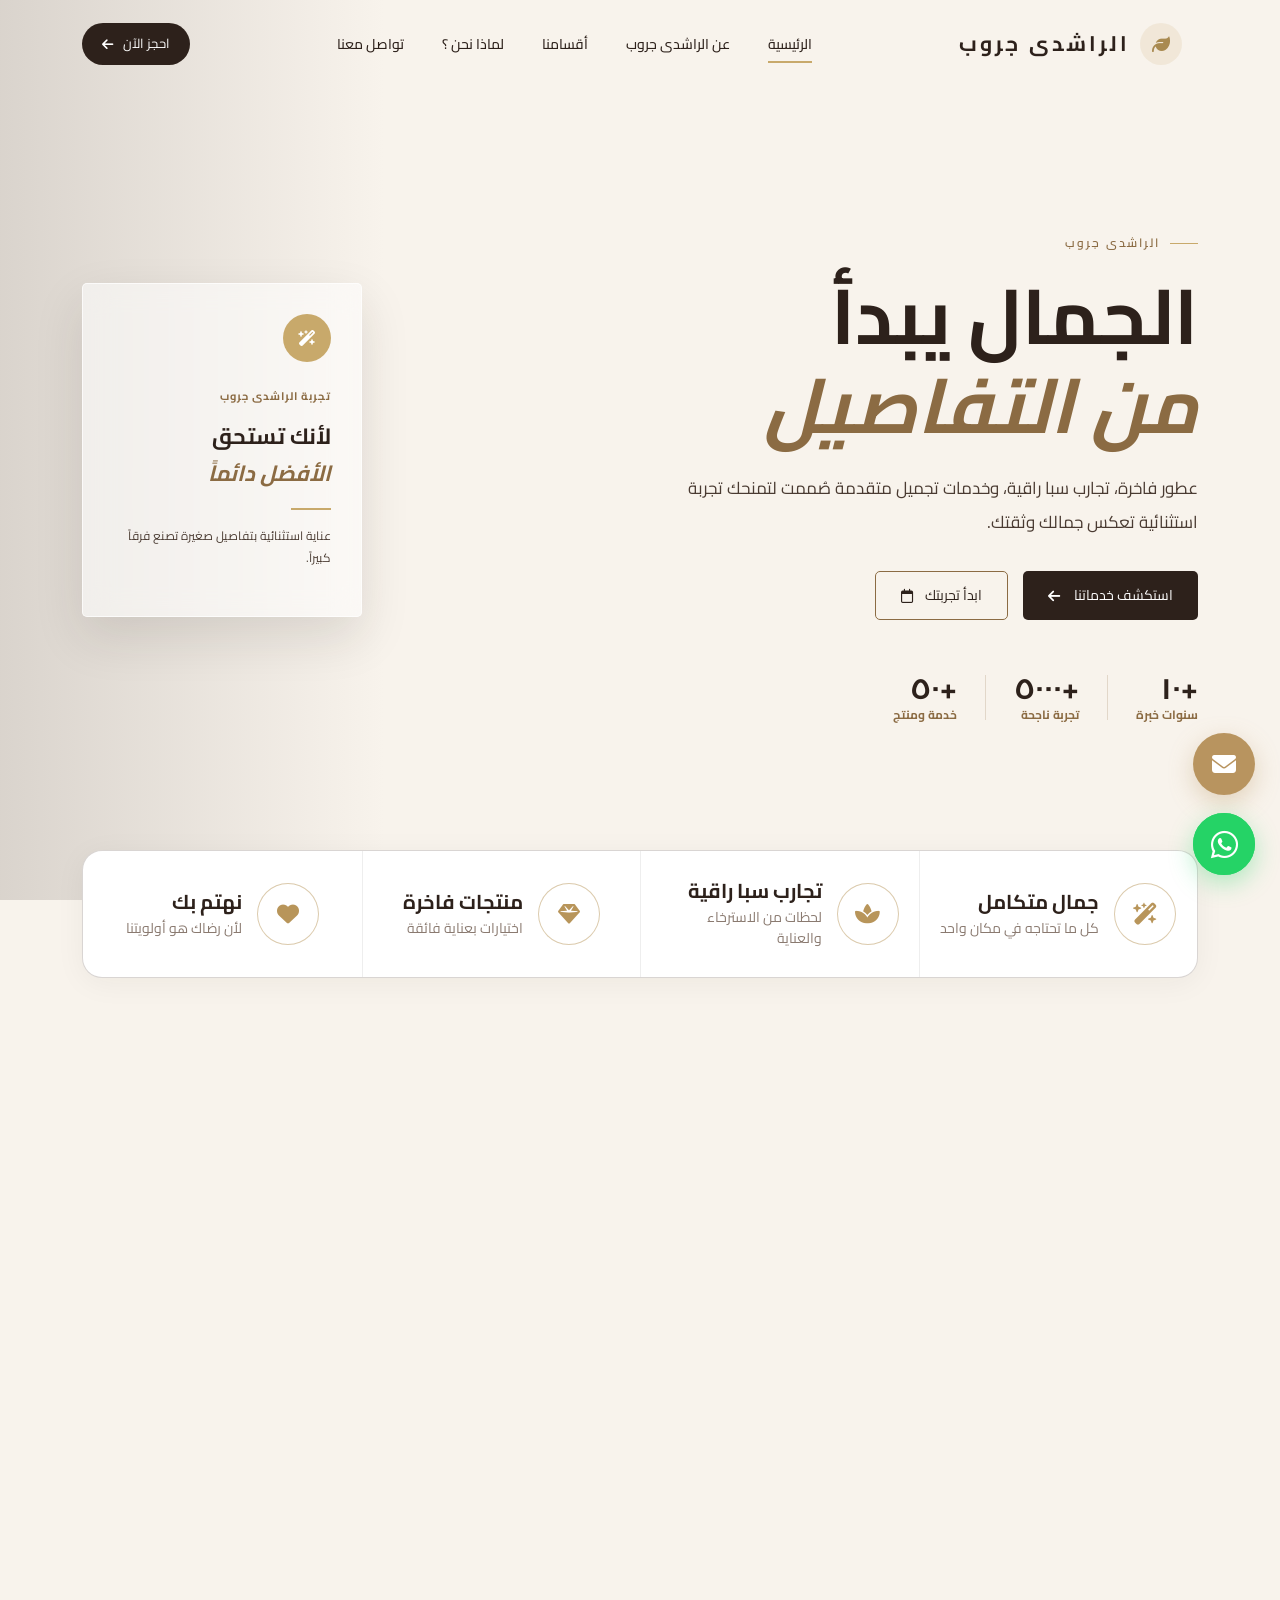
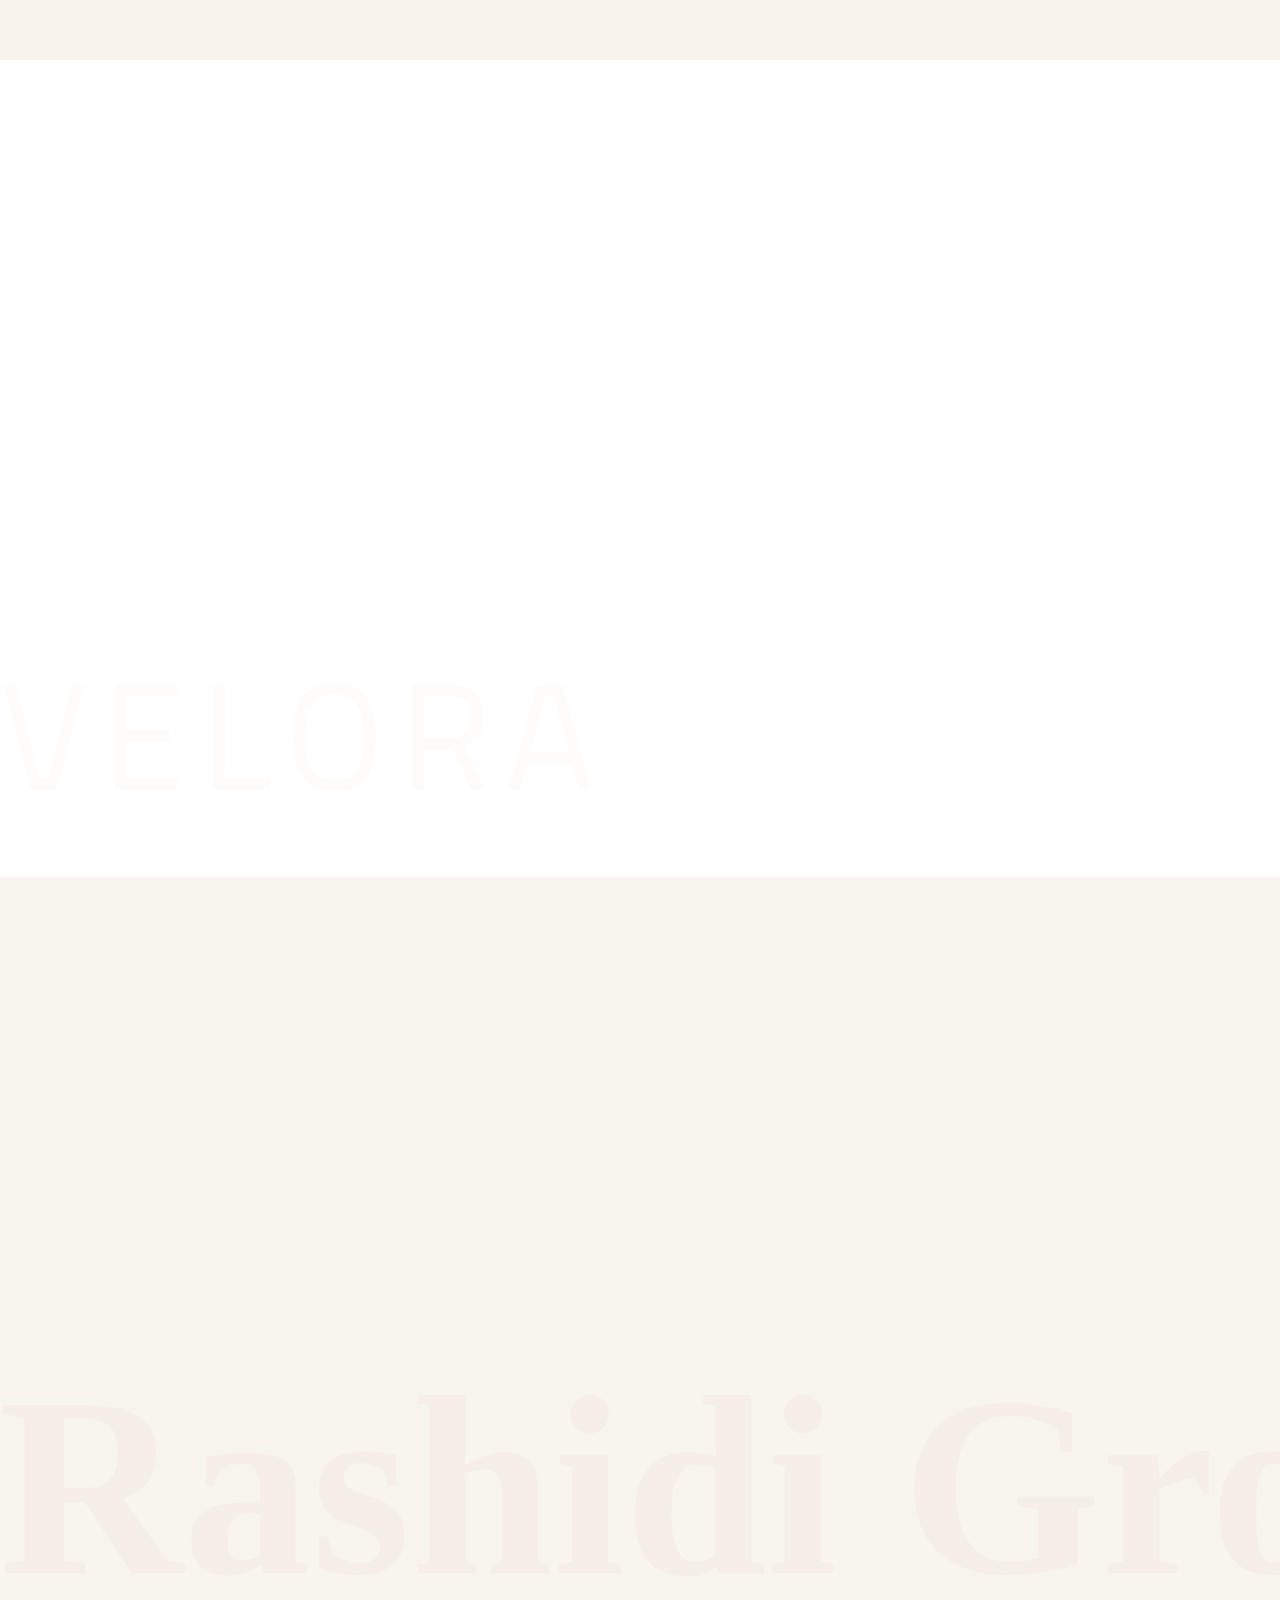
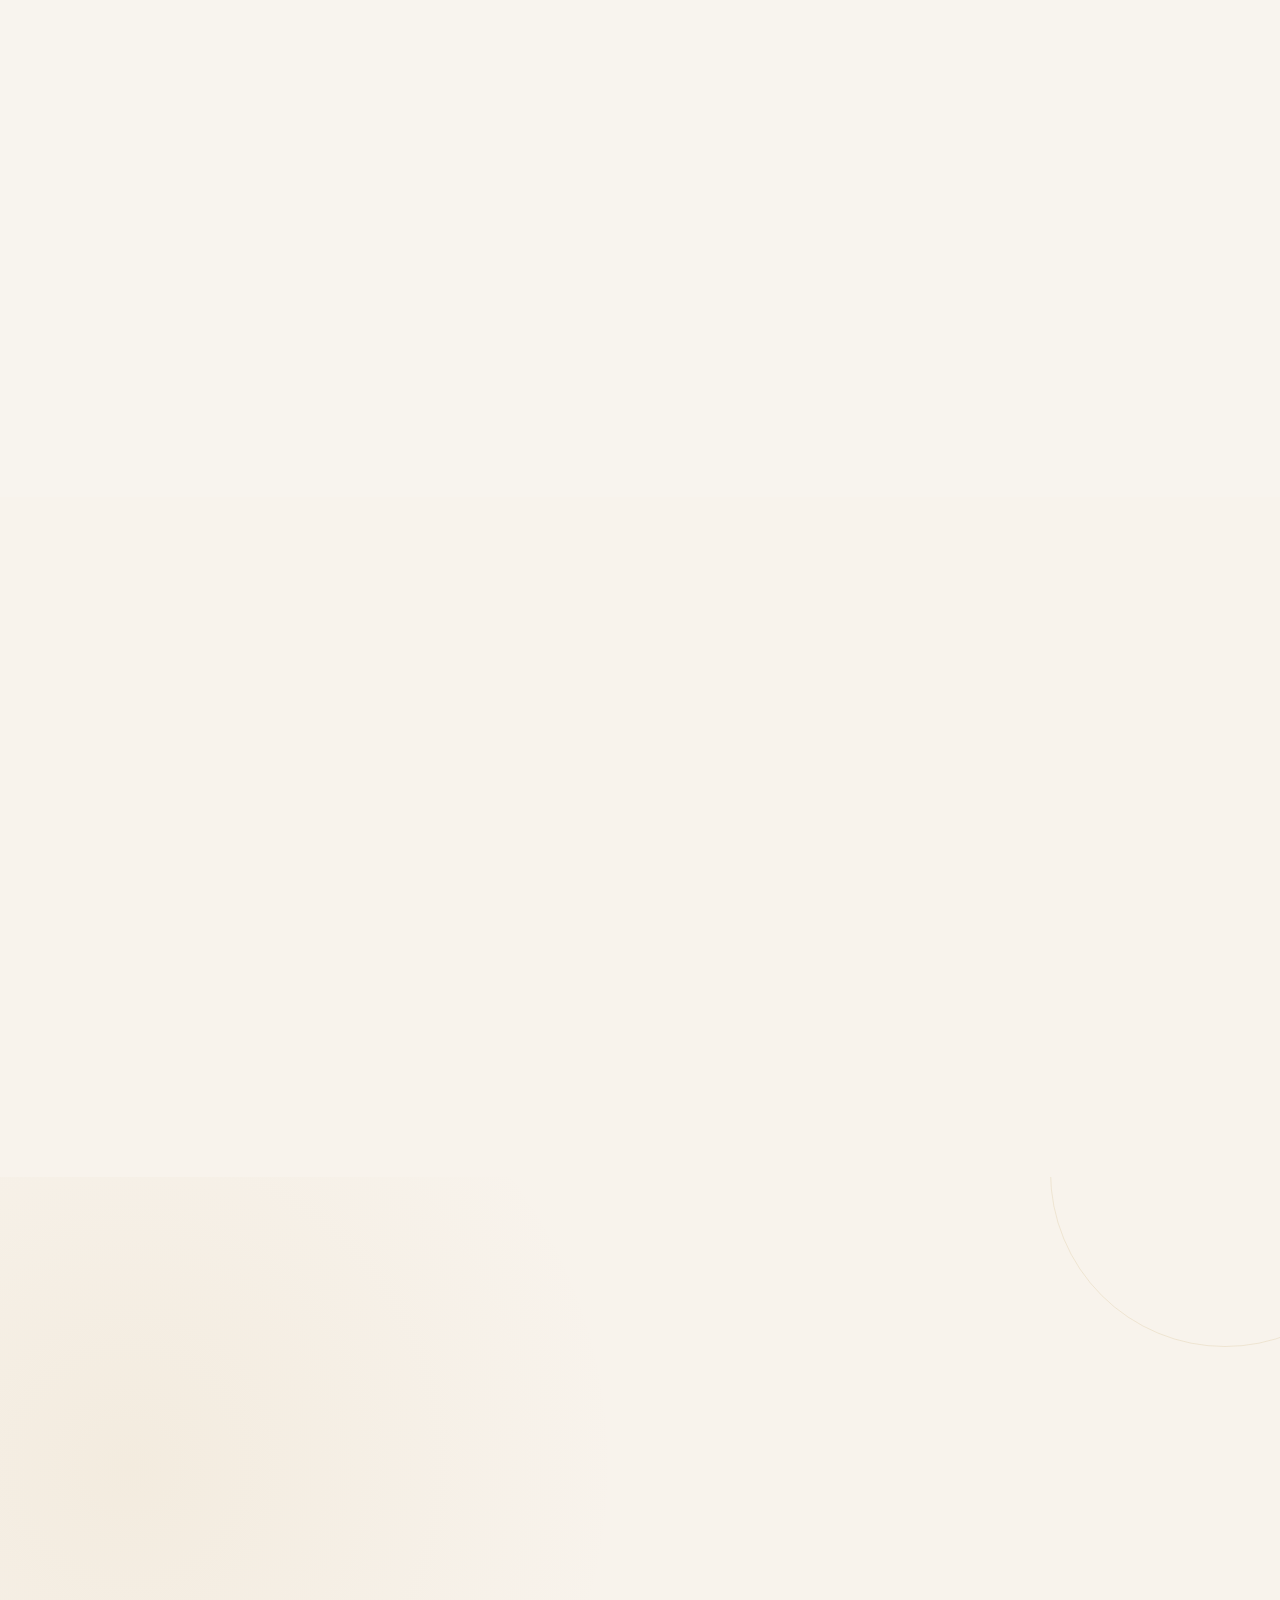
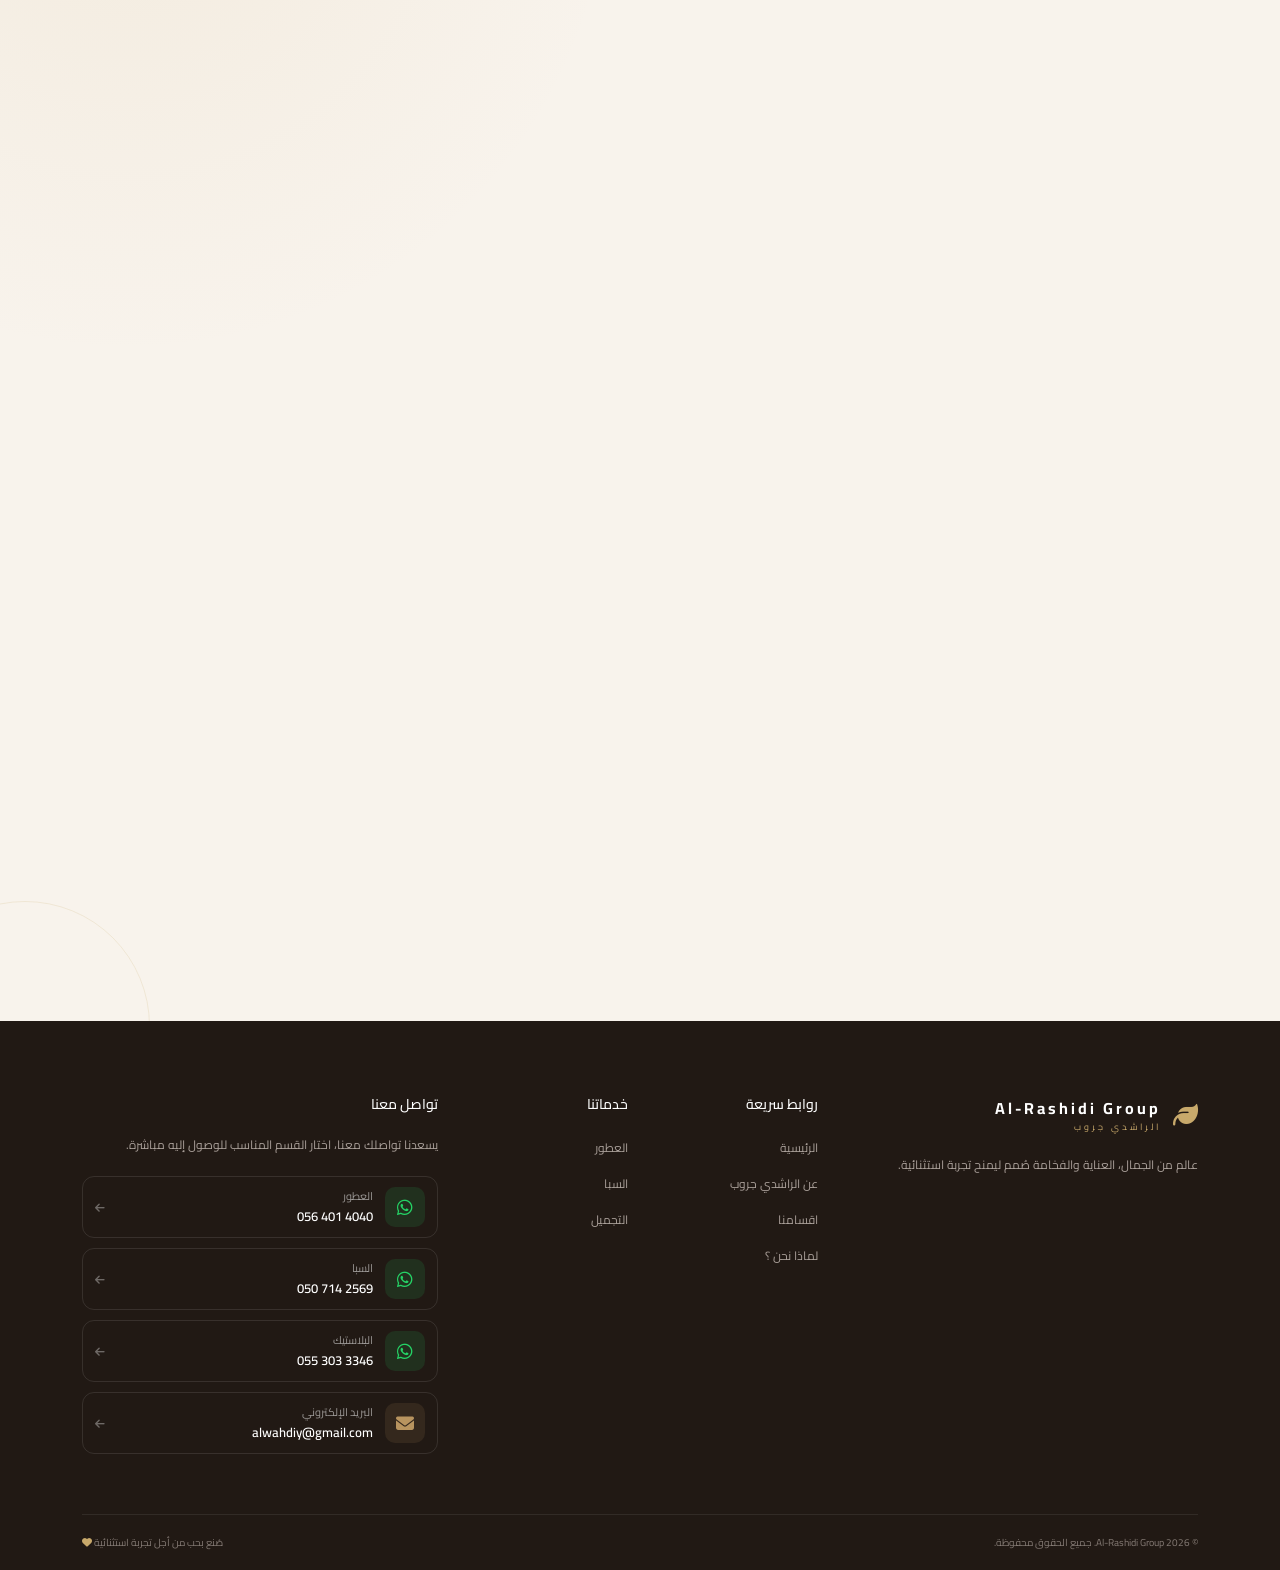
<file: index.html>
<!doctype html>
<html lang="ar" dir="rtl">

<head>
  <!-- ========================================
       BASIC
  ======================================== -->

  <meta charset="UTF-8">
  <meta name="viewport" content="width=device-width, initial-scale=1.0">
  <title> Al-Rashidi Group | الراشدي جروب - عطور وسبا وتجميل </title>
  <meta name="description"
    content="الراشدي جروب - عالم متكامل من الجمال والعناية والفخامة. اكتشف خدمات العطور الفاخرة والسبا والتجميل والبلاستيك واستمتع بتجربة استثنائية.">
  <meta name="keywords"
    content="الراشدي جروب, Al-Rashidi Group, عطور, عطور فاخرة, عطور نسائية, عطور رجالية, سبا, خدمات سبا, تجميل, تجميل وبلاستيك, خدمات التجميل, العناية بالجمال,">
  <meta name="author" content="Al-Rashidi Group">
  <meta name="robots" content="index, follow, max-image-preview:large, max-snippet:-1, max-video-preview:-1">
  <meta name="googlebot" content="index, follow, max-image-preview:large, max-snippet:-1, max-video-preview:-1">
  <meta name="bingbot" content="index, follow">
  <meta name="language" content="Arabic">
  <meta name="content-language" content="ar">
  <meta name="rating" content="general">
  <meta name="distribution" content="global">
  <!-- ========================================= CANONICAL ========================================== -->
  <link rel="canonical" href="https://yourdomain.com/">
  <!-- ========================================= OPEN GRAPH ========================================== -->
  <meta property="og:type" content="website">
  <meta property="og:title" content="Al-Rashidi Group | الراشدي جروب">
  <meta property="og:description"
    content="اكتشف عالمًا من الجمال والعناية والفخامة مع الراشدي جروب. عطور فاخرة، خدمات سبا وتجميل وبلاستيك وتجربة استثنائية.">
  <meta property="og:url" content="https://yourdomain.com/">
  <meta property="og:site_name" content="Al-Rashidi Group">
  <meta property="og:locale" content="ar_SA">
  <meta property="og:image" content="https://yourdomain.com/images/og-image.jpg">
  <meta property="og:image:alt" content="Al-Rashidi Group - الراشدي جروب">
  <meta property="og:image:width" content="1200">
  <meta property="og:image:height" content="630">
  <!-- ========================================= TWITTER / X ========================================== -->
  <meta name="twitter:card" content="summary_large_image">
  <meta name="twitter:title" content="Al-Rashidi Group | الراشدي جروب">
  <meta name="twitter:description" content="عالم من الجمال والعناية والفخامة. عطور، سبا، تجميل وخدمات متخصصة.">
  <meta name="twitter:image" content="https://yourdomain.com/images/og-image.jpg">
  <meta name="twitter:image:alt" content="Al-Rashidi Group">
  <!-- ========================================= FAVICON ========================================== -->
  <link rel="icon" type="image/png" href="images/favicon.png">
  <link rel="apple-touch-icon" href="images/apple-touch-icon.png">
  <!-- ========================================= THEME COLOR ========================================== -->
  <meta name="theme-color" content="#b8945f">
  <meta name="msapplication-TileColor" content="#b8945f">
  <!-- ========================================= GOOGLE FONTS PERFORMANCE ========================================== -->
  <link rel="preconnect" href="https://fonts.googleapis.com">
  <link rel="preconnect" href="https://fonts.gstatic.com" crossorigin>
  <!-- ========================================= STRUCTURED DATA ORGANIZATION ========================================== -->
  <script
    type="application/ld+json"> { "@context": "https://schema.org", "@type": "Organization", "name": "Al-Rashidi Group", "alternateName": "الراشدي جروب", "url": "https://yourdomain.com/", "logo": "https://yourdomain.com/images/logo.png", "image": "https://yourdomain.com/images/og-image.jpg", "description": "الراشدي جروب يقدم خدمات العطور والسبا والتجميل والبلاستيك.", "email": "mailto:alwahdiy@gmail.com", "telephone": [ "+966564014040", "+966507142569", "+966553033346" ], "contactPoint": [ { "@type": "ContactPoint", "telephone": "+966564014040", "contactType": "customer service", "areaServed": "SA", "availableLanguage": ["ar"] }, { "@type": "ContactPoint", "telephone": "+966507142569", "contactType": "customer service", "areaServed": "SA", "availableLanguage": ["ar"] }, { "@type": "ContactPoint", "telephone": "+966553033346", "contactType": "customer service", "areaServed": "SA", "availableLanguage": ["ar"] } ] } </script>
  <!-- ========================================= WEBSITE SCHEMA ========================================== -->
  <script
    type="application/ld+json"> { "@context": "https://schema.org", "@type": "WebSite", "name": "Al-Rashidi Group", "alternateName": "الراشدي جروب", "url": "https://yourdomain.com/", "inLanguage": "ar" } </script>
  <!-- ========================================= LOCAL BUSINESS SCHEMA ========================================== -->
  <script
    type="application/ld+json"> { "@context": "https://schema.org", "@type": "BeautySalon", "name": "Al-Rashidi Group", "alternateName": "الراشدي جروب", "url": "https://yourdomain.com/", "logo": "https://yourdomain.com/images/logo.png", "image": "https://yourdomain.com/images/og-image.jpg", "description": "الراشدي جروب للعطور والسبا والتجميل والبلاستيك.", "email": "alwahdiy@gmail.com", "telephone": "+966564014040", "priceRange": "$$", "currenciesAccepted": "SAR", "areaServed": { "@type": "Country", "name": "Saudi Arabia" } } </script>
  <link rel="stylesheet" href="css/bootstrap.min.css" />

  <link rel="stylesheet" href="css/all.min.css" />

  <link rel="preconnect" href="https://fonts.googleapis.com" />

  <link rel="preconnect" href="https://fonts.gstatic.com" crossorigin />

  <link
    href="https://fonts.googleapis.com/css2?family=Cairo:wght@200..1000&family=Inter:ital,opsz,wght@0,14..32,100..900;1,14..32,100..900&display=swap"
    rel="stylesheet" />

  <link rel="stylesheet" href="https://unpkg.com/aos@2.3.4/dist/aos.css" />

  <link rel="stylesheet" href="https://cdn.jsdelivr.net/npm/swiper@11/swiper-bundle.min.css" />

  <link rel="stylesheet" href="css/index.css" />
</head>

<body>

  <nav class="navbar navbar-expand-lg velora-navbar">

    <div class="container">

      <a class="navbar-brand velora-logo" href="/">

        <span class="logo-icon">
          <i class="fa-solid fa-leaf"></i>
        </span>

        <span>
          <strong> الراشدى جروب </strong>
        </span>

      </a>


      <button class="navbar-toggler" type="button" data-bs-toggle="collapse" data-bs-target="#veloraNavbar">
        <i class="fa-solid fa-bars"></i>
      </button>


      <div class="collapse navbar-collapse" id="veloraNavbar">

        <ul class="navbar-nav mx-auto mb-2 mb-lg-0">

          <li class="nav-item">
            <a class="nav-link active" href="#home">
              الرئيسية
            </a>
          </li>

          <li class="nav-item">
            <a class="nav-link" href="#about">
              عن الراشدى جروب
            </a>
          </li>

          <li class="nav-item">
            <a class="nav-link" href="#services">
              أقسامنا
            </a>
          </li>
          <li class="nav-item">
            <a class="nav-link" href="#why-velora">
              لماذا نحن ؟
            </a>
          </li>
          <li class="nav-item">
            <a class="nav-link" href="#contact">
              تواصل معنا
            </a>
          </li>

        </ul>


        <div class="navbar-actions">
          <a href="#contact" class="nav-book-btn">
            احجز الآن
            <i class="fa-solid fa-arrow-left"></i>
          </a>

        </div>

      </div>

    </div>

  </nav>



  <section class="hero-section" id="home">

    <div class="hero-overlay"></div>

    <div class="container">

      <div class="row g-4 align-items-center min-vh-100">



        <div class="col-lg-7" data-aos="fade-up">

          <div class="hero-content">



            <div class="hero-label">

              <span></span>

              الراشدى جروب

            </div>



            <h1>

              الجمال يبدأ

              <br>

              <span class="fw-bold d-inline-block">
                من التفاصيل
              </span>

            </h1>



            <p class="hero-description">

              عطور فاخرة، تجارب سبا راقية، وخدمات تجميل
              متقدمة صُممت لتمنحك تجربة استثنائية تعكس
              جمالك وثقتك.

            </p>




            <div class="hero-buttons">



              <a href="#services" class="btn-primary-velora">

                استكشف خدماتنا

                <i class="fa-solid fa-arrow-left"></i>

              </a>



              <a href="#booking" class="btn-outline-velora">

                ابدأ تجربتك

                <i class="fa-regular fa-calendar"></i>

              </a>


            </div>




            <div class="hero-stats">



              <div class="stat-item">

                <h3 class="fw-bold">
                  +١٠
                </h3>

                <p class="fw-bold">
                  سنوات خبرة
                </p>

              </div>



              <div class="stat-divider"></div>



              <div class="stat-item">

                <h3 class="fw-bold">
                  +٥٠٠٠
                </h3>

                <p class="fw-bold">
                  تجربة ناجحة
                </p>

              </div>



              <div class="stat-divider"></div>



              <div class="stat-item">

                <h3 class="fw-bold">
                  +٥٠
                </h3>

                <p class="fw-bold">
                  خدمة ومنتج
                </p>

              </div>


            </div>

          </div>

        </div>




        <div class="col-lg-5 d-none d-lg-block" data-aos="fade-up">

          <div class="hero-floating-card">



            <div class="floating-icon">

              <i class="fa-solid fa-wand-magic-sparkles"></i>

            </div>



            <span class="fw-bold d-inline-block">

              تجربة الراشدى جروب

            </span>



            <h4 class="fw-bold">

              لأنك تستحق

              <br>

              <em>
                الأفضل دائماً
              </em>

            </h4>



            <div class="card-line"></div>



            <p>

              عناية استثنائية بتفاصيل صغيرة
              تصنع فرقاً كبيراً.

            </p>


          </div>

        </div>


      </div>

    </div>

  </section>





  <section class="features-section">

    <div class="container">

      <div class="features-wrapper">

        <div class="feature-item">

          <div class="feature-icon">
            <i class="fa-solid fa-wand-magic-sparkles"></i>
          </div>

          <div>
            <h5>جمال متكامل</h5>
            <p>كل ما تحتاجه في مكان واحد</p>
          </div>

        </div>


        <div class="feature-item">

          <div class="feature-icon">
            <i class="fa-solid fa-spa"></i>
          </div>

          <div>
            <h5>تجارب سبا راقية</h5>
            <p>لحظات من الاسترخاء والعناية</p>
          </div>

        </div>


        <div class="feature-item">

          <div class="feature-icon">
            <i class="fa-solid fa-gem"></i>
          </div>

          <div>
            <h5>منتجات فاخرة</h5>
            <p>اختيارات بعناية فائقة</p>
          </div>

        </div>


        <div class="feature-item">

          <div class="feature-icon">
            <i class="fa-solid fa-heart"></i>
          </div>

          <div>
            <h5>نهتم بك</h5>
            <p>لأن رضاك هو أولويتنا</p>
          </div>

        </div>

      </div>

    </div>

  </section>



  <section class="velora-offers" id="offers">

    <div class="container">

      <div class="offers-heading" data-aos="fade-up">

        <div>
          <span class="offers-label">
            Al-Rashidi Group · SPECIAL OFFERS
          </span>

          <h2>
            عروض <em>مميزة</em>
          </h2>

          <p>
            اكتشف منتجاتك المفضلة واستفد من عروض الراشدي جروب الحصرية.
          </p>
        </div>

      </div>

    </div>

    <div class="offers-slider-wrapper" data-aos="fade-up">

      <div class="swiper veloraOffersSwiper">

        <div class="swiper-wrapper">

          <div class="swiper-slide">

            <div class="offer-card">

              <div class="offer-image">

                <img src="images/product-1.jpg" alt="عطر الراشدي جروب الملكي">

                <span class="discount-badge">
                  -30%
                </span>

                <a href="product-detail.html" class="quick-view">
                  <i class="fa-regular fa-eye"></i>
                  عرض سريع
                </a>

              </div>

              <div class="offer-info">

                <span class="product-category">
                  PERFUMES
                </span>

                <h3>
                  عطر الراشدي جروب الملكي
                </h3>

                <p class="product-description">
                  مزيج فاخر من الزهور الشرقية والنفحات الدافئة.
                </p>

                <div class="product-rating">

                  <span>
                    <i class="fa-solid fa-star"></i>
                    <i class="fa-solid fa-star"></i>
                    <i class="fa-solid fa-star"></i>
                    <i class="fa-solid fa-star"></i>
                    <i class="fa-solid fa-star"></i>
                  </span>

                  <small>
                    (24)
                  </small>

                </div>

                <div class="product-bottom">

                  <div class="product-price">

                    <span class="old-price">
                      450 ر.س
                    </span>

                    <strong>
                      315 ر.س
                    </strong>

                  </div>

                </div>

                <div class="mt-3">
                  <a href="#booking" class="booking-btn">
                    احجز الآن
                    <span>
                      <i class="fa-solid fa-arrow-left"></i>
                    </span>
                  </a>
                </div>

              </div>

            </div>

          </div>

          <div class="swiper-slide">

            <div class="offer-card">

              <div class="offer-image">

                <img src="images/product-2.jpg" alt="جلسة سبا واسترخاء">

                <span class="discount-badge">
                  -25%
                </span>

                <a href="product-detail.html" class="quick-view">
                  <i class="fa-regular fa-eye"></i>
                  عرض سريع
                </a>

              </div>

              <div class="offer-info">

                <span class="product-category">
                  SPA EXPERIENCE
                </span>

                <h3>
                  جلسة الاسترخاء الفاخرة
                </h3>

                <p class="product-description">
                  امنح نفسك لحظات من الهدوء والعناية مع جلسة سبا متكاملة للجسم والروح.
                </p>

                <div class="product-rating">

                  <span>
                    <i class="fa-solid fa-star"></i>
                    <i class="fa-solid fa-star"></i>
                    <i class="fa-solid fa-star"></i>
                    <i class="fa-solid fa-star"></i>
                    <i class="fa-solid fa-star"></i>
                  </span>

                  <small>
                    (28)
                  </small>

                </div>

                <div class="product-bottom">

                  <div class="product-price">

                    <span class="old-price">
                      400 ر.س
                    </span>

                    <strong>
                      300 ر.س
                    </strong>

                  </div>

                </div>

                <div class="mt-3">
                  <a href="#booking" class="booking-btn">
                    احجز الآن
                    <span>
                      <i class="fa-solid fa-arrow-left"></i>
                    </span>
                  </a>
                </div>

              </div>

            </div>

          </div>

          <div class="swiper-slide">

            <div class="offer-card">

              <div class="offer-image">

                <img src="images/product-3.png" alt="خدمات التجميل والبلاستيك">

                <span class="discount-badge">
                  -20%
                </span>

                <a href="product-detail.html" class="quick-view">
                  <i class="fa-regular fa-eye"></i>
                  عرض سريع
                </a>

              </div>

              <div class="offer-info">

                <span class="product-category">
                  BEAUTY & PLASTIC
                </span>

                <h3>
                  جلسة العناية والتجميل المتقدمة
                </h3>

                <p class="product-description">
                  خدمات تجميل متقدمة تمنحك إطلالة طبيعية ومشرقة بلمسات احترافية.
                </p>

                <div class="product-rating">

                  <span>
                    <i class="fa-solid fa-star"></i>
                    <i class="fa-solid fa-star"></i>
                    <i class="fa-solid fa-star"></i>
                    <i class="fa-solid fa-star"></i>
                    <i class="fa-solid fa-star"></i>
                  </span>

                  <small>
                    (31)
                  </small>

                </div>

                <div class="product-bottom">

                  <div class="product-price">

                    <span class="old-price">
                      600 ر.س
                    </span>

                    <strong>
                      480 ر.س
                    </strong>

                  </div>

                </div>

                <div class="mt-3">
                  <a href="#booking" class="booking-btn">
                    احجز الآن
                    <span>
                      <i class="fa-solid fa-arrow-left"></i>
                    </span>
                  </a>
                </div>

              </div>

            </div>

          </div>

          <div class="swiper-slide">

            <div class="offer-card">

              <div class="offer-image">

                <img src="images/product-1.jpg" alt="عطر الراشدي جروب الملكي">

                <span class="discount-badge">
                  -30%
                </span>

                <a href="product-detail.html" class="quick-view">
                  <i class="fa-regular fa-eye"></i>
                  عرض سريع
                </a>

              </div>

              <div class="offer-info">

                <span class="product-category">
                  PERFUMES
                </span>

                <h3>
                  عطر الراشدي جروب الملكي
                </h3>

                <p class="product-description">
                  مزيج فاخر من الزهور الشرقية والنفحات الدافئة.
                </p>

                <div class="product-rating">

                  <span>
                    <i class="fa-solid fa-star"></i>
                    <i class="fa-solid fa-star"></i>
                    <i class="fa-solid fa-star"></i>
                    <i class="fa-solid fa-star"></i>
                    <i class="fa-solid fa-star"></i>
                  </span>

                  <small>
                    (24)
                  </small>

                </div>

                <div class="product-bottom">

                  <div class="product-price">

                    <span class="old-price">
                      450 ر.س
                    </span>

                    <strong>
                      315 ر.س
                    </strong>

                  </div>

                </div>

                <div class="mt-3">
                  <a href="#booking" class="booking-btn">
                    احجز الآن
                    <span>
                      <i class="fa-solid fa-arrow-left"></i>
                    </span>
                  </a>
                </div>

              </div>

            </div>

          </div>

          <div class="swiper-slide">

            <div class="offer-card">

              <div class="offer-image">

                <img src="images/product-2.jpg" alt="جلسة سبا واسترخاء">

                <span class="discount-badge">
                  -25%
                </span>

                <a href="product-detail.html" class="quick-view">
                  <i class="fa-regular fa-eye"></i>
                  عرض سريع
                </a>

              </div>

              <div class="offer-info">

                <span class="product-category">
                  SPA EXPERIENCE
                </span>

                <h3>
                  جلسة الاسترخاء الفاخرة
                </h3>

                <p class="product-description">
                  امنح نفسك لحظات من الهدوء والعناية مع جلسة سبا متكاملة للجسم والروح.
                </p>

                <div class="product-rating">

                  <span>
                    <i class="fa-solid fa-star"></i>
                    <i class="fa-solid fa-star"></i>
                    <i class="fa-solid fa-star"></i>
                    <i class="fa-solid fa-star"></i>
                    <i class="fa-solid fa-star"></i>
                  </span>

                  <small>
                    (28)
                  </small>

                </div>

                <div class="product-bottom">

                  <div class="product-price">

                    <span class="old-price">
                      400 ر.س
                    </span>

                    <strong>
                      300 ر.س
                    </strong>

                  </div>

                </div>

                <div class="mt-3">
                  <a href="#booking" class="booking-btn">
                    احجز الآن
                    <span>
                      <i class="fa-solid fa-arrow-left"></i>
                    </span>
                  </a>
                </div>

              </div>

            </div>

          </div>

          <div class="swiper-slide">

            <div class="offer-card">

              <div class="offer-image">

                <img src="images/product-3.png" alt="خدمات التجميل والبلاستيك">

                <span class="discount-badge">
                  -20%
                </span>

                <a href="product-detail.html" class="quick-view">
                  <i class="fa-regular fa-eye"></i>
                  عرض سريع
                </a>

              </div>

              <div class="offer-info">

                <span class="product-category">
                  BEAUTY & PLASTIC
                </span>

                <h3>
                  جلسة العناية والتجميل المتقدمة
                </h3>

                <p class="product-description">
                  خدمات تجميل متقدمة تمنحك إطلالة طبيعية ومشرقة بلمسات احترافية.
                </p>

                <div class="product-rating">

                  <span>
                    <i class="fa-solid fa-star"></i>
                    <i class="fa-solid fa-star"></i>
                    <i class="fa-solid fa-star"></i>
                    <i class="fa-solid fa-star"></i>
                    <i class="fa-solid fa-star"></i>
                  </span>

                  <small>
                    (31)
                  </small>

                </div>

                <div class="product-bottom">

                  <div class="product-price">

                    <span class="old-price">
                      600 ر.س
                    </span>

                    <strong>
                      480 ر.س
                    </strong>

                  </div>

                </div>

                <div class="mt-3">
                  <a href="#booking" class="booking-btn">
                    احجز الآن
                    <span>
                      <i class="fa-solid fa-arrow-left"></i>
                    </span>
                  </a>
                </div>

              </div>

            </div>

          </div>

          <div class="swiper-slide">

            <div class="offer-card">

              <div class="offer-image">

                <img src="images/product-1.jpg" alt="عطر الراشدي جروب الملكي">

                <span class="discount-badge">
                  -30%
                </span>

                <a href="product-detail.html" class="quick-view">
                  <i class="fa-regular fa-eye"></i>
                  عرض سريع
                </a>

              </div>

              <div class="offer-info">

                <span class="product-category">
                  PERFUMES
                </span>

                <h3>
                  عطر الراشدي جروب الملكي
                </h3>

                <p class="product-description">
                  مزيج فاخر من الزهور الشرقية والنفحات الدافئة.
                </p>

                <div class="product-rating">

                  <span>
                    <i class="fa-solid fa-star"></i>
                    <i class="fa-solid fa-star"></i>
                    <i class="fa-solid fa-star"></i>
                    <i class="fa-solid fa-star"></i>
                    <i class="fa-solid fa-star"></i>
                  </span>

                  <small>
                    (24)
                  </small>

                </div>

                <div class="product-bottom">

                  <div class="product-price">

                    <span class="old-price">
                      450 ر.س
                    </span>

                    <strong>
                      315 ر.س
                    </strong>

                  </div>

                </div>

                <div class="mt-3">
                  <a href="#booking" class="booking-btn">
                    احجز الآن
                    <span>
                      <i class="fa-solid fa-arrow-left"></i>
                    </span>
                  </a>
                </div>

              </div>

            </div>

          </div>

          <div class="swiper-slide">

            <div class="offer-card">

              <div class="offer-image">

                <img src="images/product-2.jpg" alt="جلسة سبا واسترخاء">

                <span class="discount-badge">
                  -25%
                </span>

                <a href="product-detail.html" class="quick-view">
                  <i class="fa-regular fa-eye"></i>
                  عرض سريع
                </a>

              </div>

              <div class="offer-info">

                <span class="product-category">
                  SPA EXPERIENCE
                </span>

                <h3>
                  جلسة الاسترخاء الفاخرة
                </h3>

                <p class="product-description">
                  امنح نفسك لحظات من الهدوء والعناية مع جلسة سبا متكاملة للجسم والروح.
                </p>

                <div class="product-rating">

                  <span>
                    <i class="fa-solid fa-star"></i>
                    <i class="fa-solid fa-star"></i>
                    <i class="fa-solid fa-star"></i>
                    <i class="fa-solid fa-star"></i>
                    <i class="fa-solid fa-star"></i>
                  </span>

                  <small>
                    (28)
                  </small>

                </div>

                <div class="product-bottom">

                  <div class="product-price">

                    <span class="old-price">
                      400 ر.س
                    </span>

                    <strong>
                      300 ر.س
                    </strong>

                  </div>

                </div>

                <div class="mt-3">
                  <a href="#booking" class="booking-btn">
                    احجز الآن
                    <span>
                      <i class="fa-solid fa-arrow-left"></i>
                    </span>
                  </a>
                </div>

              </div>

            </div>

          </div>

          <div class="swiper-slide">

            <div class="offer-card">

              <div class="offer-image">

                <img src="images/product-3.png" alt="خدمات التجميل والبلاستيك">

                <span class="discount-badge">
                  -20%
                </span>

                <a href="product-detail.html" class="quick-view">
                  <i class="fa-regular fa-eye"></i>
                  عرض سريع
                </a>

              </div>

              <div class="offer-info">

                <span class="product-category">
                  BEAUTY & PLASTIC
                </span>

                <h3>
                  جلسة العناية والتجميل المتقدمة
                </h3>

                <p class="product-description">
                  خدمات تجميل متقدمة تمنحك إطلالة طبيعية ومشرقة بلمسات احترافية.
                </p>

                <div class="product-rating">

                  <span>
                    <i class="fa-solid fa-star"></i>
                    <i class="fa-solid fa-star"></i>
                    <i class="fa-solid fa-star"></i>
                    <i class="fa-solid fa-star"></i>
                    <i class="fa-solid fa-star"></i>
                  </span>

                  <small>
                    (31)
                  </small>

                </div>

                <div class="product-bottom">

                  <div class="product-price">

                    <span class="old-price">
                      600 ر.س
                    </span>

                    <strong>
                      480 ر.س
                    </strong>

                  </div>

                </div>

                <div class="mt-3">
                  <a href="#booking" class="booking-btn">
                    احجز الآن
                    <span>
                      <i class="fa-solid fa-arrow-left"></i>
                    </span>
                  </a>
                </div>

              </div>

            </div>

          </div>

        </div>

      </div>

      <button class="offers-prev">
        <i class="fa-solid fa-arrow-right"></i>
      </button>

      <button class="offers-next">
        <i class="fa-solid fa-arrow-left"></i>
      </button>

    </div>

  </section>



  <section class="velora-services" id="services">

    <div class="container">

      <div class="services-heading" data-aos="fade-up">

        <span class="services-label">
          Al-Rashidi Group · BEAUTY EXPERIENCE
        </span>

        <h2>
          اكتشف عالم <em>الراشدي جروب</em>
        </h2>

        <p>
          كل ما تحتاجه للجمال والعناية والاسترخاء
          في تجربة واحدة استثنائية.
        </p>

      </div>

      <div class="services-grid">

        <div class="velora-service-card" data-aos="fade-up">

          <img src="images/category-1.jpg" alt="العطور الفاخرة">

          <div class="service-overlay"></div>

          <div class="service-content">

            <span class="service-en-title">
              PERFUMES
            </span>

            <h3>
              العطور
            </h3>

            <p>
              عطور مختارة بعناية لمن يبحث
              عن حضور لا يُنسى.
            </p>

            <a href="perfum-products.html" class="service-link">
              <span>
                اكتشف العطور
              </span>

              <i class="fa-solid fa-arrow-left"></i>
            </a>

          </div>

        </div>

        <div class="velora-service-card" data-aos="fade-up">

          <img src="images/category-2.jpg" alt="خدمات السبا">

          <div class="service-overlay"></div>

          <div class="service-content">

            <span class="service-en-title">
              SPA
            </span>

            <h3>
              SPA
            </h3>

            <p>
              تجربة استرخاء وعناية متكاملة
              للجسم والروح.
            </p>

            <a href="spa-products.html" class="service-link">
              <span>
                استكشف خدمات SPA
              </span>

              <i class="fa-solid fa-arrow-left"></i>
            </a>

          </div>

        </div>

        <div class="velora-service-card" data-aos="fade-up">

          <img src="images/category-3.jpg" alt="التجميل والبلاستيك">

          <div class="service-overlay"></div>

          <div class="service-content">

            <span class="service-en-title">
              BEAUTY & PLASTIC
            </span>

            <h3>
              التجميل والبلاستيك
            </h3>

            <p>
              خدمات تجميل متقدمة تجمع بين
              الخبرة والنتائج الطبيعية.
            </p>

            <a href="plastic-products.html" class="service-link">
              <span>
                تعرف على خدماتنا
              </span>

              <i class="fa-solid fa-arrow-left"></i>
            </a>

          </div>

        </div>

      </div>

    </div>

  </section>


  <section class="velora-about" id="about">

    <div class="container">

      <div class="about-wrapper" data-aos="fade-up">

        <div class="about-visual">

          <div class="about-main-image">
            <img src="images/about.webp" alt="عن الراشدي جروب">
          </div>

          <div class="about-badge">

            <div class="badge-icon">
              <i class="fa-solid fa-leaf"></i>
            </div>

            <div>
              <strong>Al-Rashidi Group</strong>
              <span>BEAUTY & WELLNESS</span>
            </div>

          </div>

          <div class="about-circle"></div>

        </div>

        <div class="about-text">

          <span class="about-label">
            ABOUT Al-Rashidi Group
          </span>

          <h2>
            عن
            <em>الراشدي جروب</em>
          </h2>

          <div class="about-title-line">
            <span></span>
            <i class="fa-solid fa-sparkles"></i>
          </div>

          <p class="about-intro">
            الراشدي جروب هي وجهتك الفاخرة التي تجمع بين
            <strong>عالم العطور الأصيلة</strong>،
            تجارب السبا الراقية، وخدمات التجميل
            المتقدمة تحت سقف واحد.
          </p>

          <p>
            نؤمن بأن الجمال الحقيقي يبدأ من الداخل،
            ولذلك صممنا كل تجربة بعناية فائقة لتعكس
            الأناقة والثقة بالنفس. من أفخر العطور الشرقية
            إلى أحدث علاجات التجميل، نقدم تجربة
            استثنائية تستحقها.
          </p>

          <div class="about-features">

            <div class="about-feature">

              <div class="about-feature-icon">
                <i class="fa-solid fa-spray-can-sparkles"></i>
              </div>

              <div>
                <strong>عطور أصيلة</strong>
                <span>اختيارات فاخرة بعناية</span>
              </div>

            </div>

            <div class="about-feature">

              <div class="about-feature-icon">
                <i class="fa-solid fa-spa"></i>
              </div>

              <div>
                <strong>تجربة راقية</strong>
                <span>عناية واسترخاء متكامل</span>
              </div>

            </div>

            <div class="about-feature">

              <div class="about-feature-icon">
                <i class="fa-solid fa-wand-magic-sparkles"></i>
              </div>

              <div>
                <strong>جمال متقدم</strong>
                <span>أحدث خدمات التجميل</span>
              </div>

            </div>

          </div>

          <a href="#" class="about-button">

            تعرف علينا أكثر

            <span>
              <i class="fa-solid fa-arrow-left"></i>
            </span>

          </a>

        </div>

      </div>

    </div>

  </section>

  <section class="velora-why" id="why-velora">

    <div class="why-bg-text">Al-Rashidi Group</div>

    <div class="container">

      <div class="why-header" data-aos="fade-up">

        <div class="why-label">
          <span></span>
          WHY Al-Rashidi Group
          <span></span>
        </div>

        <h2>
          ما الذي يجعل
          <em>الراشدي جروب</em> مختلفة؟
        </h2>

        <p>
          لأننا لا نقدم مجرد خدمة، بل نصنع تجربة متكاملة
          تجمع بين الجودة، الفخامة، والاهتمام بكل تفصيلة.
        </p>

      </div>

      <div class="why-features" data-aos="fade-up">

        <div class="why-feature feature-1">

          <div class="feature-number">01</div>

          <div class="feature-icon">
            <i class="fa-solid fa-gem"></i>
          </div>

          <div class="feature-content">
            <h3>جودة استثنائية</h3>

            <p>
              نختار كل منتج وخدمة بمعايير صارمة
              لضمان أعلى مستوى من الجودة.
            </p>
          </div>

        </div>

        <div class="why-feature feature-2">

          <div class="feature-number">02</div>

          <div class="feature-icon">
            <i class="fa-solid fa-crown"></i>
          </div>

          <div class="feature-content">
            <h3>تجربة فاخرة</h3>

            <p>
              كل تفصيلة في التجربة مصممة لتوفير
              الفخامة والراحة الحقيقية.
            </p>
          </div>

        </div>

        <div class="why-center">

          <div class="center-circle">

            <span class="center-small">
              THE ART OF
            </span>

            <strong>Al-Rashidi Group</strong>

            <span class="center-small">
              BEAUTY & WELLNESS
            </span>

            <div class="center-icon">
              <i class="fa-solid fa-sparkles"></i>
            </div>

          </div>

        </div>

        <div class="why-feature feature-3">

          <div class="feature-number">03</div>

          <div class="feature-icon">
            <i class="fa-solid fa-hand-holding-heart"></i>
          </div>

          <div class="feature-content">
            <h3>عناية مخصصة</h3>

            <p>
              نقدم حلولاً مخصصة تتناسب
              مع الاحتياجات والطبيعة الفردية.
            </p>
          </div>

        </div>

        <div class="why-feature feature-4">

          <div class="feature-number">04</div>

          <div class="feature-icon">
            <i class="fa-solid fa-spray-can-sparkles"></i>
          </div>

          <div class="feature-content">
            <h3>منتجات مختارة بعناية</h3>

            <p>
              مجموعتنا تضم أرقى العلامات التجارية
              العالمية والمحلية الفاخرة.
            </p>
          </div>

        </div>

        <div class="why-feature feature-5">

          <div class="feature-number">05</div>

          <div class="feature-icon">
            <i class="fa-solid fa-user-tie"></i>
          </div>

          <div class="feature-content">
            <h3>خبراء ومتخصصون</h3>

            <p>
              فريقنا من أفضل المتخصصين في مجالات
              التجميل والسبا والعطور.
            </p>
          </div>

        </div>

        <div class="why-feature feature-6">

          <div class="feature-number">06</div>

          <div class="feature-icon">
            <i class="fa-brands fa-whatsapp"></i>
          </div>

          <div class="feature-content">
            <h3>حجز وتواصل سريع</h3>

            <p>
              احجز موعدك بسهولة عبر واتساب
              أو الموقع خلال دقائق معدودة.
            </p>
          </div>

        </div>

      </div>

    </div>

  </section>


  <section class="cta-section" id="booking">

    <div class="container">

      <div class="cta-box" data-aos="fade-up">

        <div>

          <span>
            Al-Rashidi Group EXPERIENCE
          </span>

          <h2>
            جاهز لتعيش
            <em>تجربة مختلفة؟</em>
          </h2>

          <p>
            احجز موعدك الآن ودع الراشدي جروب تهتم بكل التفاصيل.
          </p>

        </div>

        <a href="#contact" class="btn-primary-velora">

          احجز موعدك الآن

          <i class="fa-solid fa-arrow-left"></i>

        </a>

      </div>

    </div>

  </section>




  <section class="contact-section" id="contact" dir="rtl">

    <div class="container">

      <div class="contact-heading text-center" data-aos="fade-up">

        <span class="contact-subtitle">
          <i class="fas fa-sparkles"></i>
          تواصل معنا
        </span>

        <h2>
          نحن هنا
          <span>من أجلك</span>
        </h2>

        <p>
          يسعدنا تواصلك معنا والإجابة على جميع الاستفسارات.
          أرسل الرسالة وسيتم التواصل في أقرب وقت.
        </p>

      </div>

      <div class="contact-wrapper" data-aos="fade-up">

        <div class="contact-image">

          <img src="images/contact.jpg" alt="تواصل معنا">

          <div class="image-overlay"></div>

          <div class="image-content">

            <div class="image-icon">
              <i class="fas fa-heart"></i>
            </div>

            <span>نهتم بتجربتك</span>

            <h3>
              راحتك،
              <br>
              شغفنا.
            </h3>

            <p>
              نحن هنا دائمًا للمساعدة
              والإجابة عن جميع الاستفسارات
              وتقديم أفضل تجربة ممكنة.
            </p>

          </div>

          <div class="image-decoration">
            <span></span>
            <span></span>
            <span></span>
          </div>

        </div>

        <div class="contact-form-box">

          <div class="form-top">

            <span>
              <i class="fas fa-envelope-open-text"></i>
              أرسل لنا رسالة
            </span>

            <h3>
              يسعدنا
              <strong>تواصلك معنا</strong>
            </h3>

            <p>
              يرجى إدخال البيانات التالية،
              وسيتم إرسال الرسالة مباشرة عبر WhatsApp.
            </p>

          </div>

          <form id="contactForm">

            <div class="form-group">

              <label for="name">
                الاسم بالكامل
              </label>

              <div class="input-wrapper">

                <i class="fas fa-user"></i>

                <input type="text" id="name" name="name" placeholder="الاسم بالكامل" autocomplete="name" required>

              </div>

            </div>

            <div class="form-group">

              <label for="address">
                العنوان
              </label>

              <div class="input-wrapper">

                <i class="fas fa-location-dot"></i>

                <input type="text" id="address" name="address" placeholder="العنوان" autocomplete="street-address"
                  required>

              </div>

            </div>

            <div class="form-group">

              <label for="phone">
                رقم الهاتف
              </label>

              <div class="input-wrapper">

                <i class="fas fa-phone"></i>

                <input type="tel" id="phone" name="phone" placeholder="رقم الهاتف" autocomplete="tel" required>

              </div>

            </div>

            <div class="form-group">

              <label for="service">
                الخدمة المطلوبة
              </label>

              <div class="input-wrapper">

                <i class="fas fa-spa"></i>

                <select id="service" name="service" required>

                  <option value="" selected disabled>
                    اختاري الخدمة
                  </option>

                  <option value="عطور">
                    عطور
                  </option>

                  <option value="سبا">
                    سبا
                  </option>

                  <option value="Plastic">
                    التجميل والبلاستيك
                  </option>

                </select>

              </div>

            </div>




            <div class="form-group">

              <label for="message">
                الرسالة
              </label>

              <div class="input-wrapper textarea-wrapper">

                <i class="fas fa-comment-dots"></i>

                <textarea id="message" name="message" rows="5" placeholder="الرسالة هنا..." required></textarea>

              </div>

            </div>

            <button type="submit" class="whatsapp-btn">

              <span>
                إرسال عبر WhatsApp
              </span>

              <i class="fab fa-whatsapp"></i>

            </button>

            <div class="form-note">

              <i class="fas fa-lock"></i>

              بياناتك آمنة وخاصة ولن يتم مشاركتها.

            </div>

          </form>

        </div>

      </div>

    </div>

  </section>




  <footer id="contact">

    <div class="container">

      <div class="row g-4">

        <div class="col-lg-4">

          <div class="footer-logo">

            <i class="fa-solid fa-leaf"></i>

            <div>

              <strong>Al-Rashidi Group</strong>

              <small>الراشدي جروب</small>

            </div>

          </div>

          <p>
            عالم من الجمال، العناية والفخامة
            صُمم ليمنح تجربة استثنائية.
          </p>



        </div>

        <div class="col-6 col-lg-2">

          <h5>روابط سريعة</h5>

          <ul>

            <li><a href="#">الرئيسية</a></li>
            <li><a href="#about">عن الراشدي جروب</a></li>

            <li>
              <a href="#services">
                اقسامنا
              </a>
            </li>
            <li>
              <a href="#why-velora">
                لماذا نحن ؟
              </a>
            </li>

          </ul>

        </div>

        <div class="col-6 col-lg-2">

          <h5>خدماتنا</h5>

          <ul>

            <li><a href="perfum-products.html">العطور</a></li>
            <li><a href="spa-products.html">السبا</a></li>
            <li><a href="plastic-products.html">التجميل</a></li>

          </ul>

        </div>

        <div class="col-lg-4">

          <h5>
            تواصل معنا
          </h5>

          <p class="footer-contact-text">
            يسعدنا تواصلك معنا، اختار القسم المناسب
            للوصول إليه مباشرة.
          </p>


          <div class="footer-contact-list">

            <a href="https://wa.me/966564014040" target="_blank" class="footer-contact-item">

              <span class="footer-contact-icon whatsapp">
                <i class="fa-brands fa-whatsapp"></i>
              </span>

              <span class="footer-contact-info">

                <small>العطور</small>

                <strong dir="ltr">
                  056 401 4040
                </strong>

              </span>

              <i class="fa-solid fa-arrow-left footer-contact-arrow"></i>

            </a>


            <a href="https://wa.me/966507142569" target="_blank" class="footer-contact-item">

              <span class="footer-contact-icon whatsapp">
                <i class="fa-brands fa-whatsapp"></i>
              </span>

              <span class="footer-contact-info">

                <small>السبا</small>

                <strong dir="ltr">
                  050 714 2569
                </strong>

              </span>

              <i class="fa-solid fa-arrow-left footer-contact-arrow"></i>

            </a>


            <a href="https://wa.me/966553033346" target="_blank" class="footer-contact-item">

              <span class="footer-contact-icon whatsapp">
                <i class="fa-brands fa-whatsapp"></i>
              </span>

              <span class="footer-contact-info">

                <small>البلاستيك</small>

                <strong dir="ltr">
                  055 303 3346
                </strong>

              </span>

              <i class="fa-solid fa-arrow-left footer-contact-arrow"></i>

            </a>


            <a href="mailto:alwahdiy@gmail.com" class="footer-contact-item">

              <span class="footer-contact-icon email">
                <i class="fa-solid fa-envelope"></i>
              </span>

              <span class="footer-contact-info">

                <small>البريد الإلكتروني</small>

                <strong dir="ltr">
                  alwahdiy@gmail.com
                </strong>

              </span>

              <i class="fa-solid fa-arrow-left footer-contact-arrow"></i>

            </a>

          </div>

        </div>



      </div>

      <div class="footer-bottom">

        <span>
          © 2026 Al-Rashidi Group. جميع الحقوق محفوظة.
        </span>

        <span>
          صُنع بحب من أجل تجربة استثنائية
          <i class="fa-solid fa-heart"></i>
        </span>

      </div>

    </div>

  </footer>
  <div class="floating-whatsapp">

    <div class="whatsapp-menu" id="whatsappMenu">

      <div class="whatsapp-menu-title">
        <i class="fab fa-whatsapp"></i>
        <span>تواصل معنا</span>
      </div>

      <p>اختار الخدمة التي تريد التواصل بشأنها</p>

      <button type="button" class="whatsapp-service" data-service="عطور">
        <span class="service-icon">
          <i class="fas fa-spray-can-sparkles"></i>
        </span>

        <span>العطور</span>

        <i class="fas fa-chevron-left"></i>
      </button>


      <button type="button" class="whatsapp-service" data-service="سبا">
        <span class="service-icon">
          <i class="fas fa-spa"></i>
        </span>

        <span>السبا</span>

        <i class="fas fa-chevron-left"></i>
      </button>


      <button type="button" class="whatsapp-service" data-service="Plastic">
        <span class="service-icon">
          <i class="fas fa-wand-magic-sparkles"></i>
        </span>

        <span>Plastic</span>

        <i class="fas fa-chevron-left"></i>
      </button>

    </div>


    <button type="button" class="floating-whatsapp-btn" id="floatingWhatsappBtn" aria-label="تواصل معنا عبر WhatsApp">

      <i class="fab fa-whatsapp"></i>

      <span class="whatsapp-pulse"></span>

    </button>

  </div>

  <a href="mailto:alwahdiy@gmail.com" class="floating-email" aria-label="تواصل معنا عبر البريد الإلكتروني">
    <i class="fas fa-envelope"></i>
  </a>

  <button type="button" class="back-to-top" id="backToTop" aria-label="العودة إلى أعلى الصفحة">
    <i class="fa-solid fa-arrow-up"></i>
  </button>

  <script src="js/bootstrap.bundle.min.js"></script>

  <script src="https://unpkg.com/aos@2.3.4/dist/aos.js"></script>

  <script src="https://cdn.jsdelivr.net/npm/swiper@11/swiper-bundle.min.js"></script>

  <script src="js/index.js"></script>
</body>

</html>
</file>
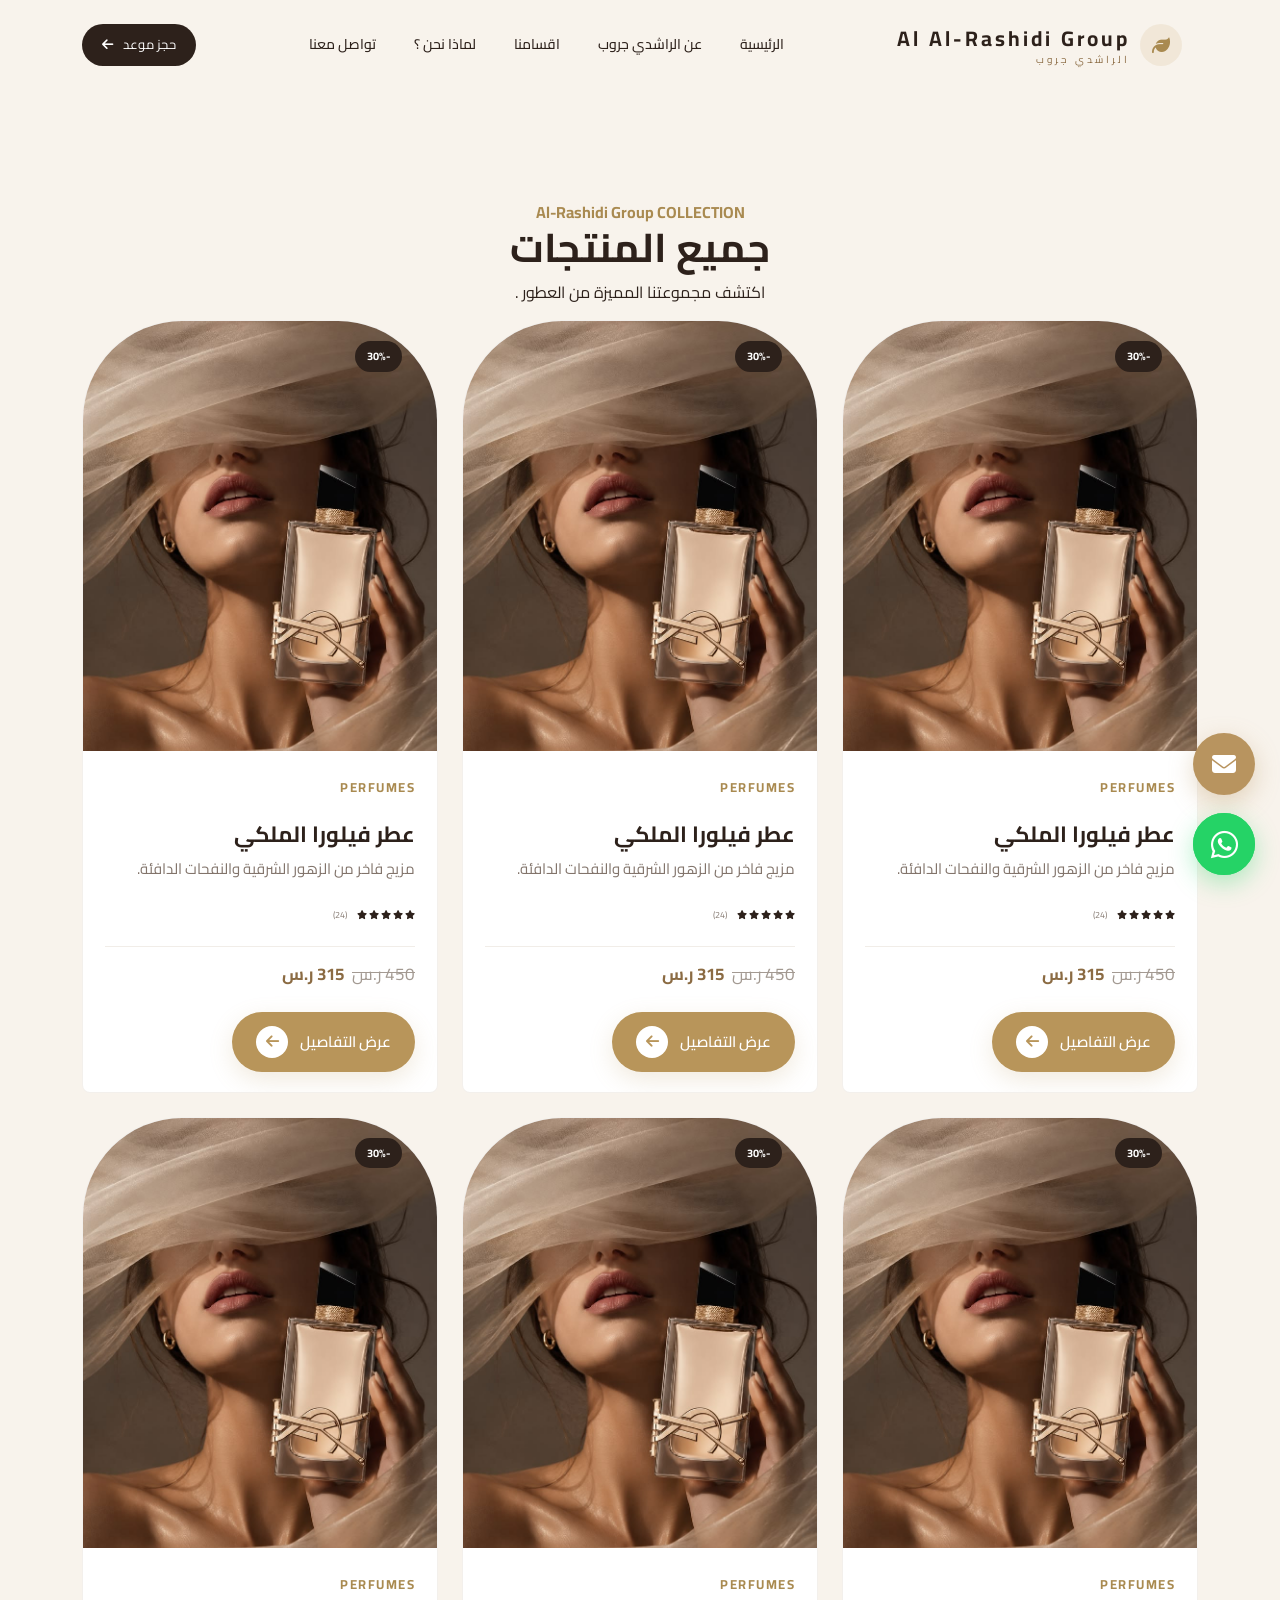
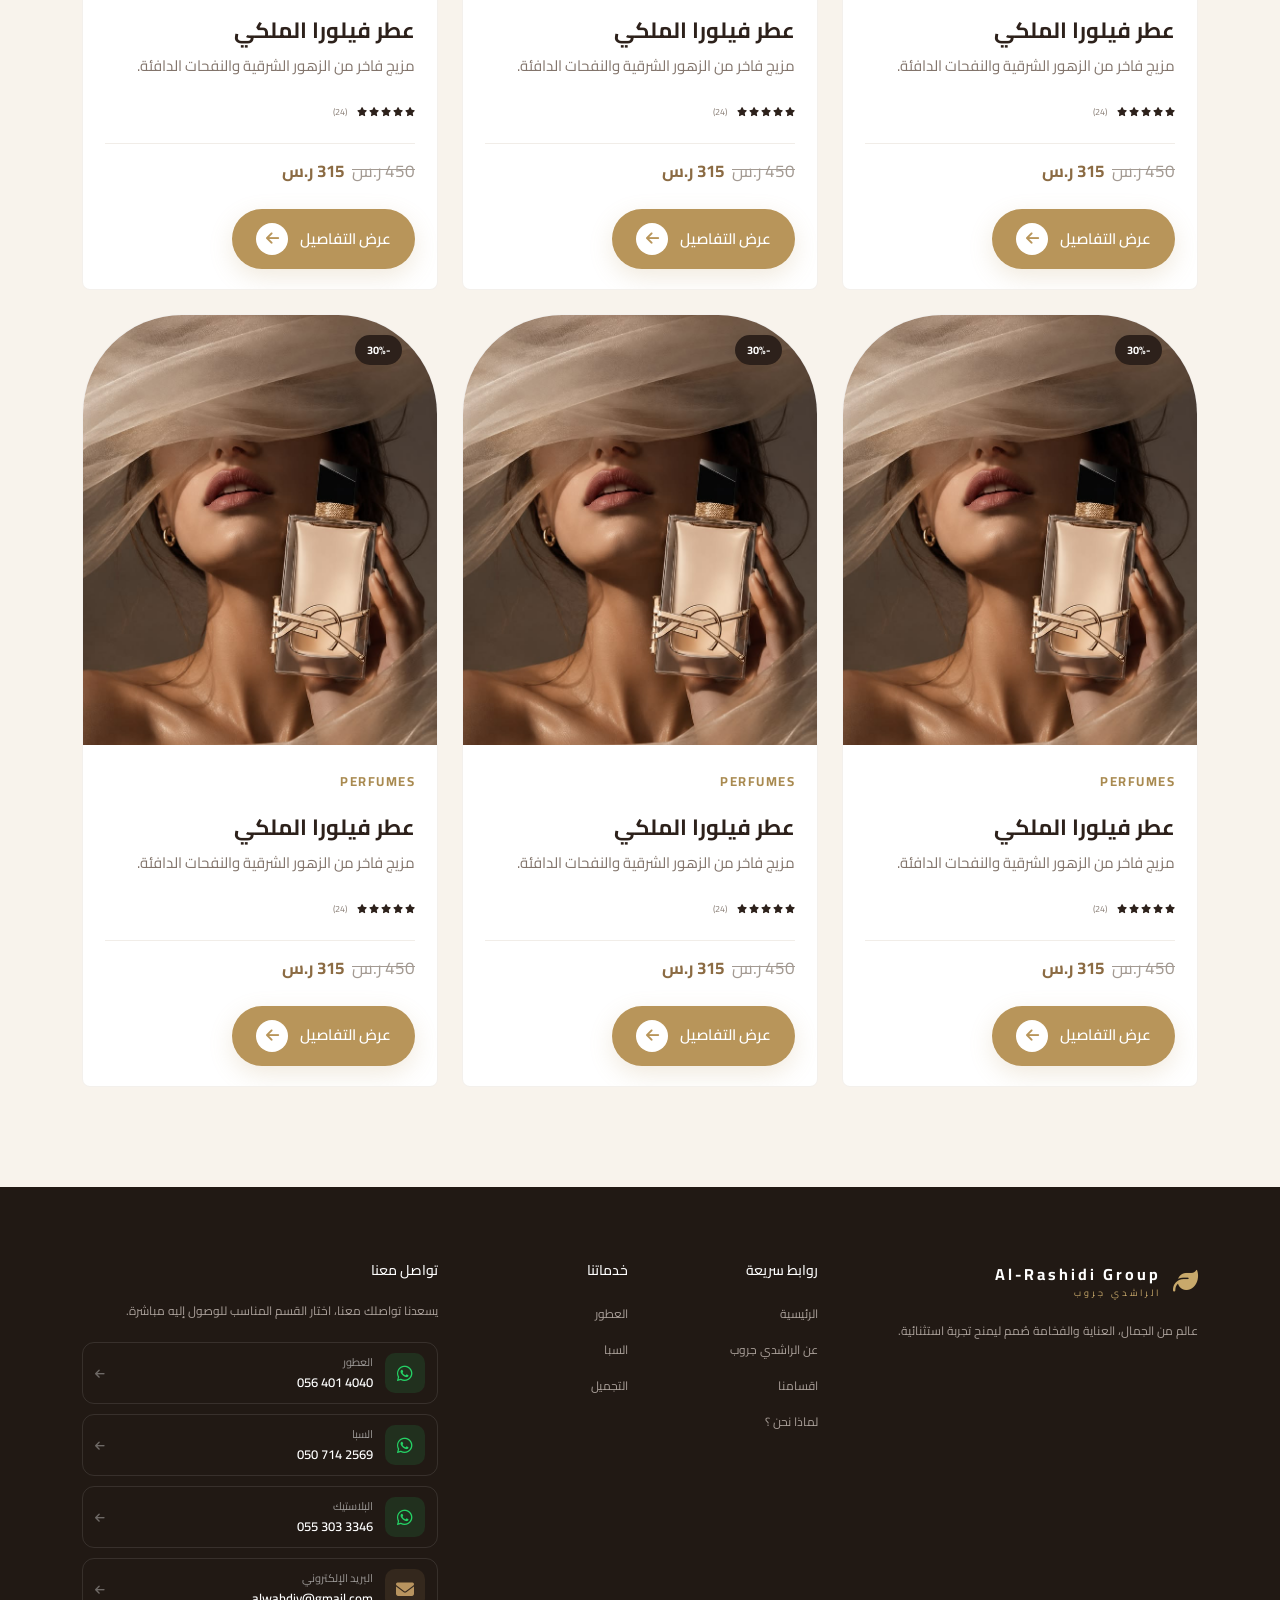
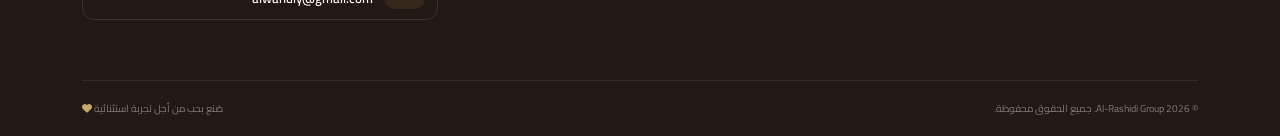
<file: perfum-products.html>
<!doctype html>
<html lang="ar" dir="rtl">

<head>
    <!-- ========================================
       BASIC
  ======================================== -->
    <meta charset="UTF-8">
    <meta name="viewport" content="width=device-width, initial-scale=1.0">
    <title> Al-Rashidi Group | الراشدي جروب - عطور وسبا وتجميل </title>
    <meta name="description"
        content="الراشدي جروب - عالم متكامل من الجمال والعناية والفخامة. اكتشف خدمات العطور الفاخرة والسبا والتجميل والبلاستيك واستمتع بتجربة استثنائية.">
    <meta name="keywords"
        content="الراشدي جروب, Al-Rashidi Group, عطور, عطور فاخرة, عطور نسائية, عطور رجالية, سبا, خدمات سبا, تجميل, تجميل وبلاستيك, خدمات التجميل, العناية بالجمال,">
    <meta name="author" content="Al-Rashidi Group">
    <meta name="robots" content="index, follow, max-image-preview:large, max-snippet:-1, max-video-preview:-1">
    <meta name="googlebot" content="index, follow, max-image-preview:large, max-snippet:-1, max-video-preview:-1">
    <meta name="bingbot" content="index, follow">
    <meta name="language" content="Arabic">
    <meta name="content-language" content="ar">
    <meta name="rating" content="general">
    <meta name="distribution" content="global">
    <!-- ========================================= CANONICAL ========================================== -->
    <link rel="canonical" href="https://yourdomain.com/">
    <!-- ========================================= OPEN GRAPH ========================================== -->
    <meta property="og:type" content="website">
    <meta property="og:title" content="Al-Rashidi Group | الراشدي جروب">
    <meta property="og:description"
        content="اكتشف عالمًا من الجمال والعناية والفخامة مع الراشدي جروب. عطور فاخرة، خدمات سبا وتجميل وبلاستيك وتجربة استثنائية.">
    <meta property="og:url" content="https://yourdomain.com/">
    <meta property="og:site_name" content="Al-Rashidi Group">
    <meta property="og:locale" content="ar_SA">
    <meta property="og:image" content="https://yourdomain.com/images/og-image.jpg">
    <meta property="og:image:alt" content="Al-Rashidi Group - الراشدي جروب">
    <meta property="og:image:width" content="1200">
    <meta property="og:image:height" content="630">
    <!-- ========================================= TWITTER / X ========================================== -->
    <meta name="twitter:card" content="summary_large_image">
    <meta name="twitter:title" content="Al-Rashidi Group | الراشدي جروب">
    <meta name="twitter:description" content="عالم من الجمال والعناية والفخامة. عطور، سبا، تجميل وخدمات متخصصة.">
    <meta name="twitter:image" content="https://yourdomain.com/images/og-image.jpg">
    <meta name="twitter:image:alt" content="Al-Rashidi Group">
    <!-- ========================================= FAVICON ========================================== -->
    <link rel="icon" type="image/png" href="images/favicon.png">
    <link rel="apple-touch-icon" href="images/apple-touch-icon.png">
    <!-- ========================================= THEME COLOR ========================================== -->
    <meta name="theme-color" content="#b8945f">
    <meta name="msapplication-TileColor" content="#b8945f">
    <!-- ========================================= GOOGLE FONTS PERFORMANCE ========================================== -->
    <link rel="preconnect" href="https://fonts.googleapis.com">
    <link rel="preconnect" href="https://fonts.gstatic.com" crossorigin>
    <!-- ========================================= STRUCTURED DATA ORGANIZATION ========================================== -->
    <script
        type="application/ld+json"> { "@context": "https://schema.org", "@type": "Organization", "name": "Al-Rashidi Group", "alternateName": "الراشدي جروب", "url": "https://yourdomain.com/", "logo": "https://yourdomain.com/images/logo.png", "image": "https://yourdomain.com/images/og-image.jpg", "description": "الراشدي جروب يقدم خدمات العطور والسبا والتجميل والبلاستيك.", "email": "mailto:alwahdiy@gmail.com", "telephone": [ "+966564014040", "+966507142569", "+966553033346" ], "contactPoint": [ { "@type": "ContactPoint", "telephone": "+966564014040", "contactType": "customer service", "areaServed": "SA", "availableLanguage": ["ar"] }, { "@type": "ContactPoint", "telephone": "+966507142569", "contactType": "customer service", "areaServed": "SA", "availableLanguage": ["ar"] }, { "@type": "ContactPoint", "telephone": "+966553033346", "contactType": "customer service", "areaServed": "SA", "availableLanguage": ["ar"] } ] } </script>
    <!-- ========================================= WEBSITE SCHEMA ========================================== -->
    <script
        type="application/ld+json"> { "@context": "https://schema.org", "@type": "WebSite", "name": "Al-Rashidi Group", "alternateName": "الراشدي جروب", "url": "https://yourdomain.com/", "inLanguage": "ar" } </script>
    <!-- ========================================= LOCAL BUSINESS SCHEMA ========================================== -->
    <script
        type="application/ld+json"> { "@context": "https://schema.org", "@type": "BeautySalon", "name": "Al-Rashidi Group", "alternateName": "الراشدي جروب", "url": "https://yourdomain.com/", "logo": "https://yourdomain.com/images/logo.png", "image": "https://yourdomain.com/images/og-image.jpg", "description": "الراشدي جروب للعطور والسبا والتجميل والبلاستيك.", "email": "alwahdiy@gmail.com", "telephone": "+966564014040", "priceRange": "$$", "currenciesAccepted": "SAR", "areaServed": { "@type": "Country", "name": "Saudi Arabia" } } </script>
    <link rel="stylesheet" href="css/bootstrap.min.css" />

    <link rel="stylesheet" href="css/all.min.css" />

    <link rel="preconnect" href="https://fonts.googleapis.com" />

    <link rel="preconnect" href="https://fonts.gstatic.com" crossorigin />

    <link
        href="https://fonts.googleapis.com/css2?family=Cairo:wght@200..1000&family=Inter:ital,opsz,wght@0,14..32,100..900;1,14..32,100..900&display=swap"
        rel="stylesheet" />

    <link rel="stylesheet" href="https://unpkg.com/aos@2.3.4/dist/aos.css" />

    <link rel="stylesheet" href="https://cdn.jsdelivr.net/npm/swiper@11/swiper-bundle.min.css" />

    <link rel="stylesheet" href="css/index.css" />
</head>

<body>
    <nav class="navbar navbar-expand-lg velora-navbar">

        <div class="container">

            <a class="navbar-brand velora-logo" href="#">

                <span class="logo-icon">
                    <i class="fa-solid fa-leaf"></i>
                </span>

                <span>
                    <strong>Al Al-Rashidi Group</strong>
                    <small> الراشدي جروب </small>
                </span>

            </a>

            <button class="navbar-toggler" type="button" data-bs-toggle="collapse" data-bs-target="#veloraNavbar"
                aria-controls="veloraNavbar" aria-expanded="false" aria-label="فتح القائمة">
                <i class="fa-solid fa-bars"></i>
            </button>

            <div class="collapse navbar-collapse" id="veloraNavbar">

                <ul class="navbar-nav mx-auto mb-2 mb-lg-0">

                    <li class="nav-item">
                        <a class="nav-link active" href="/#home">
                            الرئيسية
                        </a>
                    </li>
                    <li class="nav-item">
                        <a class="nav-link" href="/#about">
                            عن الراشدي جروب
                        </a>
                    </li>

                    <li class="nav-item">
                        <a class="nav-link" href="#services">
                            اقسامنا
                        </a>
                    </li>
                    <li class="nav-item">
                        <a class="nav-link" href="/#why-velora">
                            لماذا نحن ؟
                        </a>
                    </li>
                    <li class="nav-item">
                        <a class="nav-link" href="/#contact">
                            تواصل معنا
                        </a>
                    </li>

                </ul>

                <div class="navbar-actions">

                    <a href="/#booking" class="nav-book-btn">
                        حجز موعد
                        <i class="fa-solid fa-arrow-left"></i>
                    </a>

                </div>

            </div>

        </div>

    </nav>


    <section class="products-page" id="products">

        <div class="container">

            <div class="products-heading text-center" data-aos="fade-up">

                <span class="text-accent fw-bold d-inline-block">
                    Al-Rashidi Group COLLECTION
                </span>

                <h1 id="categoryTitle" class="fw-bold">
                    جميع المنتجات
                </h1>

                <p id="categoryDescription">
                    اكتشف مجموعتنا المميزة من العطور .
                </p>

            </div>


            <div class="row g-4" id="productsGrid" data-aos="fade-up">

                <div class="col-lg-4 col-md-6 product-item" data-category="perfumes">

                    <div class="offer-card">

                        <div class="offer-image">

                            <img src="images/product-1.jpg" alt="عطر فيلورا الملكي">

                            <span class="discount-badge">
                                -30%
                            </span>

                            <a href="product-detail.html" class="quick-view">
                                <i class="fa-regular fa-eye"></i>
                                عرض سريع
                            </a>

                        </div>

                        <div class="offer-info">

                            <span class="product-category">
                                PERFUMES
                            </span>

                            <h3>
                                عطر فيلورا الملكي
                            </h3>

                            <p class="product-description">
                                مزيج فاخر من الزهور الشرقية والنفحات الدافئة.
                            </p>

                            <div class="product-rating">

                                <span>
                                    <i class="fa-solid fa-star"></i>
                                    <i class="fa-solid fa-star"></i>
                                    <i class="fa-solid fa-star"></i>
                                    <i class="fa-solid fa-star"></i>
                                    <i class="fa-solid fa-star"></i>
                                </span>

                                <small>
                                    (24)
                                </small>

                            </div>

                            <div class="product-bottom">

                                <div class="product-price">

                                    <span class="old-price">
                                        450 ر.س
                                    </span>

                                    <strong>
                                        315 ر.س
                                    </strong>

                                </div>

                            </div>

                            <div class="mt-4">

                                <a href="product-detail.html" class="booking-btn">
                                    عرض التفاصيل

                                    <span>
                                        <i class="fa-solid fa-arrow-left"></i>
                                    </span>

                                </a>

                            </div>

                        </div>

                    </div>

                </div>
                <div class="col-lg-4 col-md-6 product-item" data-category="perfumes">

                    <div class="offer-card">

                        <div class="offer-image">

                            <img src="images/product-1.jpg" alt="عطر فيلورا الملكي">

                            <span class="discount-badge">
                                -30%
                            </span>

                            <a href="product-detail.html" class="quick-view">
                                <i class="fa-regular fa-eye"></i>
                                عرض سريع
                            </a>

                        </div>

                        <div class="offer-info">

                            <span class="product-category">
                                PERFUMES
                            </span>

                            <h3>
                                عطر فيلورا الملكي
                            </h3>

                            <p class="product-description">
                                مزيج فاخر من الزهور الشرقية والنفحات الدافئة.
                            </p>

                            <div class="product-rating">

                                <span>
                                    <i class="fa-solid fa-star"></i>
                                    <i class="fa-solid fa-star"></i>
                                    <i class="fa-solid fa-star"></i>
                                    <i class="fa-solid fa-star"></i>
                                    <i class="fa-solid fa-star"></i>
                                </span>

                                <small>
                                    (24)
                                </small>

                            </div>

                            <div class="product-bottom">

                                <div class="product-price">

                                    <span class="old-price">
                                        450 ر.س
                                    </span>

                                    <strong>
                                        315 ر.س
                                    </strong>

                                </div>

                            </div>

                            <div class="mt-4">

                                <a href="product-detail.html" class="booking-btn">
                                    عرض التفاصيل

                                    <span>
                                        <i class="fa-solid fa-arrow-left"></i>
                                    </span>

                                </a>

                            </div>

                        </div>

                    </div>

                </div>
                <div class="col-lg-4 col-md-6 product-item" data-category="perfumes">

                    <div class="offer-card">

                        <div class="offer-image">

                            <img src="images/product-1.jpg" alt="عطر فيلورا الملكي">

                            <span class="discount-badge">
                                -30%
                            </span>

                            <a href="product-detail.html" class="quick-view">
                                <i class="fa-regular fa-eye"></i>
                                عرض سريع
                            </a>

                        </div>

                        <div class="offer-info">

                            <span class="product-category">
                                PERFUMES
                            </span>

                            <h3>
                                عطر فيلورا الملكي
                            </h3>

                            <p class="product-description">
                                مزيج فاخر من الزهور الشرقية والنفحات الدافئة.
                            </p>

                            <div class="product-rating">

                                <span>
                                    <i class="fa-solid fa-star"></i>
                                    <i class="fa-solid fa-star"></i>
                                    <i class="fa-solid fa-star"></i>
                                    <i class="fa-solid fa-star"></i>
                                    <i class="fa-solid fa-star"></i>
                                </span>

                                <small>
                                    (24)
                                </small>

                            </div>

                            <div class="product-bottom">

                                <div class="product-price">

                                    <span class="old-price">
                                        450 ر.س
                                    </span>

                                    <strong>
                                        315 ر.س
                                    </strong>

                                </div>

                            </div>

                            <div class="mt-4">

                                <a href="product-detail.html" class="booking-btn">
                                    عرض التفاصيل

                                    <span>
                                        <i class="fa-solid fa-arrow-left"></i>
                                    </span>

                                </a>

                            </div>

                        </div>

                    </div>

                </div>
                <div class="col-lg-4 col-md-6 product-item" data-category="perfumes">

                    <div class="offer-card">

                        <div class="offer-image">

                            <img src="images/product-1.jpg" alt="عطر فيلورا الملكي">

                            <span class="discount-badge">
                                -30%
                            </span>

                            <a href="product-detail.html" class="quick-view">
                                <i class="fa-regular fa-eye"></i>
                                عرض سريع
                            </a>

                        </div>

                        <div class="offer-info">

                            <span class="product-category">
                                PERFUMES
                            </span>

                            <h3>
                                عطر فيلورا الملكي
                            </h3>

                            <p class="product-description">
                                مزيج فاخر من الزهور الشرقية والنفحات الدافئة.
                            </p>

                            <div class="product-rating">

                                <span>
                                    <i class="fa-solid fa-star"></i>
                                    <i class="fa-solid fa-star"></i>
                                    <i class="fa-solid fa-star"></i>
                                    <i class="fa-solid fa-star"></i>
                                    <i class="fa-solid fa-star"></i>
                                </span>

                                <small>
                                    (24)
                                </small>

                            </div>

                            <div class="product-bottom">

                                <div class="product-price">

                                    <span class="old-price">
                                        450 ر.س
                                    </span>

                                    <strong>
                                        315 ر.س
                                    </strong>

                                </div>

                            </div>

                            <div class="mt-4">

                                <a href="product-detail.html" class="booking-btn">
                                    عرض التفاصيل

                                    <span>
                                        <i class="fa-solid fa-arrow-left"></i>
                                    </span>

                                </a>

                            </div>

                        </div>

                    </div>

                </div>
                <div class="col-lg-4 col-md-6 product-item" data-category="perfumes">

                    <div class="offer-card">

                        <div class="offer-image">

                            <img src="images/product-1.jpg" alt="عطر فيلورا الملكي">

                            <span class="discount-badge">
                                -30%
                            </span>

                            <a href="product-detail.html" class="quick-view">
                                <i class="fa-regular fa-eye"></i>
                                عرض سريع
                            </a>

                        </div>

                        <div class="offer-info">

                            <span class="product-category">
                                PERFUMES
                            </span>

                            <h3>
                                عطر فيلورا الملكي
                            </h3>

                            <p class="product-description">
                                مزيج فاخر من الزهور الشرقية والنفحات الدافئة.
                            </p>

                            <div class="product-rating">

                                <span>
                                    <i class="fa-solid fa-star"></i>
                                    <i class="fa-solid fa-star"></i>
                                    <i class="fa-solid fa-star"></i>
                                    <i class="fa-solid fa-star"></i>
                                    <i class="fa-solid fa-star"></i>
                                </span>

                                <small>
                                    (24)
                                </small>

                            </div>

                            <div class="product-bottom">

                                <div class="product-price">

                                    <span class="old-price">
                                        450 ر.س
                                    </span>

                                    <strong>
                                        315 ر.س
                                    </strong>

                                </div>

                            </div>

                            <div class="mt-4">

                                <a href="product-detail.html" class="booking-btn">
                                    عرض التفاصيل

                                    <span>
                                        <i class="fa-solid fa-arrow-left"></i>
                                    </span>

                                </a>

                            </div>

                        </div>

                    </div>

                </div>
                <div class="col-lg-4 col-md-6 product-item" data-category="perfumes">

                    <div class="offer-card">

                        <div class="offer-image">

                            <img src="images/product-1.jpg" alt="عطر فيلورا الملكي">

                            <span class="discount-badge">
                                -30%
                            </span>

                            <a href="product-detail.html" class="quick-view">
                                <i class="fa-regular fa-eye"></i>
                                عرض سريع
                            </a>

                        </div>

                        <div class="offer-info">

                            <span class="product-category">
                                PERFUMES
                            </span>

                            <h3>
                                عطر فيلورا الملكي
                            </h3>

                            <p class="product-description">
                                مزيج فاخر من الزهور الشرقية والنفحات الدافئة.
                            </p>

                            <div class="product-rating">

                                <span>
                                    <i class="fa-solid fa-star"></i>
                                    <i class="fa-solid fa-star"></i>
                                    <i class="fa-solid fa-star"></i>
                                    <i class="fa-solid fa-star"></i>
                                    <i class="fa-solid fa-star"></i>
                                </span>

                                <small>
                                    (24)
                                </small>

                            </div>

                            <div class="product-bottom">

                                <div class="product-price">

                                    <span class="old-price">
                                        450 ر.س
                                    </span>

                                    <strong>
                                        315 ر.س
                                    </strong>

                                </div>

                            </div>

                            <div class="mt-4">

                                <a href="product-detail.html" class="booking-btn">
                                    عرض التفاصيل

                                    <span>
                                        <i class="fa-solid fa-arrow-left"></i>
                                    </span>

                                </a>

                            </div>

                        </div>

                    </div>

                </div>
                <div class="col-lg-4 col-md-6 product-item" data-category="perfumes">

                    <div class="offer-card">

                        <div class="offer-image">

                            <img src="images/product-1.jpg" alt="عطر فيلورا الملكي">

                            <span class="discount-badge">
                                -30%
                            </span>

                            <a href="product-detail.html" class="quick-view">
                                <i class="fa-regular fa-eye"></i>
                                عرض سريع
                            </a>

                        </div>

                        <div class="offer-info">

                            <span class="product-category">
                                PERFUMES
                            </span>

                            <h3>
                                عطر فيلورا الملكي
                            </h3>

                            <p class="product-description">
                                مزيج فاخر من الزهور الشرقية والنفحات الدافئة.
                            </p>

                            <div class="product-rating">

                                <span>
                                    <i class="fa-solid fa-star"></i>
                                    <i class="fa-solid fa-star"></i>
                                    <i class="fa-solid fa-star"></i>
                                    <i class="fa-solid fa-star"></i>
                                    <i class="fa-solid fa-star"></i>
                                </span>

                                <small>
                                    (24)
                                </small>

                            </div>

                            <div class="product-bottom">

                                <div class="product-price">

                                    <span class="old-price">
                                        450 ر.س
                                    </span>

                                    <strong>
                                        315 ر.س
                                    </strong>

                                </div>

                            </div>

                            <div class="mt-4">

                                <a href="product-detail.html" class="booking-btn">
                                    عرض التفاصيل

                                    <span>
                                        <i class="fa-solid fa-arrow-left"></i>
                                    </span>

                                </a>

                            </div>

                        </div>

                    </div>

                </div>
                <div class="col-lg-4 col-md-6 product-item" data-category="perfumes">

                    <div class="offer-card">

                        <div class="offer-image">

                            <img src="images/product-1.jpg" alt="عطر فيلورا الملكي">

                            <span class="discount-badge">
                                -30%
                            </span>

                            <a href="product-detail.html" class="quick-view">
                                <i class="fa-regular fa-eye"></i>
                                عرض سريع
                            </a>

                        </div>

                        <div class="offer-info">

                            <span class="product-category">
                                PERFUMES
                            </span>

                            <h3>
                                عطر فيلورا الملكي
                            </h3>

                            <p class="product-description">
                                مزيج فاخر من الزهور الشرقية والنفحات الدافئة.
                            </p>

                            <div class="product-rating">

                                <span>
                                    <i class="fa-solid fa-star"></i>
                                    <i class="fa-solid fa-star"></i>
                                    <i class="fa-solid fa-star"></i>
                                    <i class="fa-solid fa-star"></i>
                                    <i class="fa-solid fa-star"></i>
                                </span>

                                <small>
                                    (24)
                                </small>

                            </div>

                            <div class="product-bottom">

                                <div class="product-price">

                                    <span class="old-price">
                                        450 ر.س
                                    </span>

                                    <strong>
                                        315 ر.س
                                    </strong>

                                </div>

                            </div>

                            <div class="mt-4">

                                <a href="product-detail.html" class="booking-btn">
                                    عرض التفاصيل

                                    <span>
                                        <i class="fa-solid fa-arrow-left"></i>
                                    </span>

                                </a>

                            </div>

                        </div>

                    </div>

                </div>
                <div class="col-lg-4 col-md-6 product-item" data-category="perfumes">

                    <div class="offer-card">

                        <div class="offer-image">

                            <img src="images/product-1.jpg" alt="عطر فيلورا الملكي">

                            <span class="discount-badge">
                                -30%
                            </span>

                            <a href="product-detail.html" class="quick-view">
                                <i class="fa-regular fa-eye"></i>
                                عرض سريع
                            </a>

                        </div>

                        <div class="offer-info">

                            <span class="product-category">
                                PERFUMES
                            </span>

                            <h3>
                                عطر فيلورا الملكي
                            </h3>

                            <p class="product-description">
                                مزيج فاخر من الزهور الشرقية والنفحات الدافئة.
                            </p>

                            <div class="product-rating">

                                <span>
                                    <i class="fa-solid fa-star"></i>
                                    <i class="fa-solid fa-star"></i>
                                    <i class="fa-solid fa-star"></i>
                                    <i class="fa-solid fa-star"></i>
                                    <i class="fa-solid fa-star"></i>
                                </span>

                                <small>
                                    (24)
                                </small>

                            </div>

                            <div class="product-bottom">

                                <div class="product-price">

                                    <span class="old-price">
                                        450 ر.س
                                    </span>

                                    <strong>
                                        315 ر.س
                                    </strong>

                                </div>

                            </div>

                            <div class="mt-4">

                                <a href="product-detail.html" class="booking-btn">
                                    عرض التفاصيل

                                    <span>
                                        <i class="fa-solid fa-arrow-left"></i>
                                    </span>

                                </a>

                            </div>

                        </div>

                    </div>

                </div>





                <div id="noProducts" class="no-products">

                    <i class="fa-regular fa-face-frown"></i>

                    <h3>
                        لا توجد منتجات
                    </h3>

                    <p>
                        لا توجد منتجات متاحة في هذا التصنيف حالياً.
                    </p>

                </div>

            </div>

    </section>



    <footer id="contact">

        <div class="container">

            <div class="row g-4">

                <div class="col-lg-4">

                    <div class="footer-logo">

                        <i class="fa-solid fa-leaf"></i>

                        <div>

                            <strong>Al-Rashidi Group</strong>

                            <small>الراشدي جروب</small>

                        </div>

                    </div>

                    <p>
                        عالم من الجمال، العناية والفخامة
                        صُمم ليمنح تجربة استثنائية.
                    </p>



                </div>

                <div class="col-6 col-lg-2">

                    <h5>روابط سريعة</h5>

                    <ul>

                        <li><a href="/#">الرئيسية</a></li>
                        <li><a href="/#about">عن الراشدي جروب</a></li>

                        <li>
                            <a href="/#services">
                                اقسامنا
                            </a>
                        </li>
                        <li>
                            <a href="/#why-velora">
                                لماذا نحن ؟
                            </a>
                        </li>

                    </ul>

                </div>

                <div class="col-6 col-lg-2">

                    <h5>خدماتنا</h5>

                    <ul>

                        <li><a href="#products">العطور</a></li>
                        <li><a href="spa-products.html">السبا</a></li>
                        <li><a href="plastic-products.html">التجميل</a></li>

                    </ul>

                </div>

                <div class="col-lg-4">

                    <h5>
                        تواصل معنا
                    </h5>

                    <p class="footer-contact-text">
                        يسعدنا تواصلك معنا، اختار القسم المناسب
                        للوصول إليه مباشرة.
                    </p>


                    <div class="footer-contact-list">

                        <a href="https://wa.me/966564014040" target="_blank" class="footer-contact-item">

                            <span class="footer-contact-icon whatsapp">
                                <i class="fa-brands fa-whatsapp"></i>
                            </span>

                            <span class="footer-contact-info">

                                <small>العطور</small>

                                <strong dir="ltr">
                                    056 401 4040
                                </strong>

                            </span>

                            <i class="fa-solid fa-arrow-left footer-contact-arrow"></i>

                        </a>


                        <a href="https://wa.me/966507142569" target="_blank" class="footer-contact-item">

                            <span class="footer-contact-icon whatsapp">
                                <i class="fa-brands fa-whatsapp"></i>
                            </span>

                            <span class="footer-contact-info">

                                <small>السبا</small>

                                <strong dir="ltr">
                                    050 714 2569
                                </strong>

                            </span>

                            <i class="fa-solid fa-arrow-left footer-contact-arrow"></i>

                        </a>


                        <a href="https://wa.me/966553033346" target="_blank" class="footer-contact-item">

                            <span class="footer-contact-icon whatsapp">
                                <i class="fa-brands fa-whatsapp"></i>
                            </span>

                            <span class="footer-contact-info">

                                <small>البلاستيك</small>

                                <strong dir="ltr">
                                    055 303 3346
                                </strong>

                            </span>

                            <i class="fa-solid fa-arrow-left footer-contact-arrow"></i>

                        </a>


                        <a href="mailto:alwahdiy@gmail.com" class="footer-contact-item">

                            <span class="footer-contact-icon email">
                                <i class="fa-solid fa-envelope"></i>
                            </span>

                            <span class="footer-contact-info">

                                <small>البريد الإلكتروني</small>

                                <strong dir="ltr">
                                    alwahdiy@gmail.com
                                </strong>

                            </span>

                            <i class="fa-solid fa-arrow-left footer-contact-arrow"></i>

                        </a>

                    </div>

                </div>



            </div>

            <div class="footer-bottom">

                <span>
                    © 2026 Al-Rashidi Group. جميع الحقوق محفوظة.
                </span>

                <span>
                    صُنع بحب من أجل تجربة استثنائية
                    <i class="fa-solid fa-heart"></i>
                </span>

            </div>

        </div>

    </footer>
    <div class="floating-whatsapp">

        <div class="whatsapp-menu" id="whatsappMenu">

            <div class="whatsapp-menu-title">
                <i class="fab fa-whatsapp"></i>
                <span>تواصل معنا</span>
            </div>

            <p>اختار الخدمة التي تريد التواصل بشأنها</p>

            <button type="button" class="whatsapp-service" data-service="عطور">
                <span class="service-icon">
                    <i class="fas fa-spray-can-sparkles"></i>
                </span>

                <span>العطور</span>

                <i class="fas fa-chevron-left"></i>
            </button>


            <button type="button" class="whatsapp-service" data-service="سبا">
                <span class="service-icon">
                    <i class="fas fa-spa"></i>
                </span>

                <span>السبا</span>

                <i class="fas fa-chevron-left"></i>
            </button>


            <button type="button" class="whatsapp-service" data-service="Plastic">
                <span class="service-icon">
                    <i class="fas fa-wand-magic-sparkles"></i>
                </span>

                <span>Plastic</span>

                <i class="fas fa-chevron-left"></i>
            </button>

        </div>


        <button type="button" class="floating-whatsapp-btn" id="floatingWhatsappBtn"
            aria-label="تواصل معنا عبر WhatsApp">

            <i class="fab fa-whatsapp"></i>

            <span class="whatsapp-pulse"></span>

        </button>

    </div>

    <a href="mailto:alwahdiy@gmail.com" class="floating-email" aria-label="تواصل معنا عبر البريد الإلكتروني">
        <i class="fas fa-envelope"></i>
    </a>

    <button type="button" class="back-to-top" id="backToTop" aria-label="العودة إلى أعلى الصفحة">
        <i class="fa-solid fa-arrow-up"></i>
    </button>


    <script src="js/bootstrap.bundle.min.js"></script>

    <script src="https://unpkg.com/aos@2.3.4/dist/aos.js"></script>

    <script src="https://cdn.jsdelivr.net/npm/swiper@11/swiper-bundle.min.js"></script>

    <script src="js/index.js"></script>
</body>

</html>
</file>
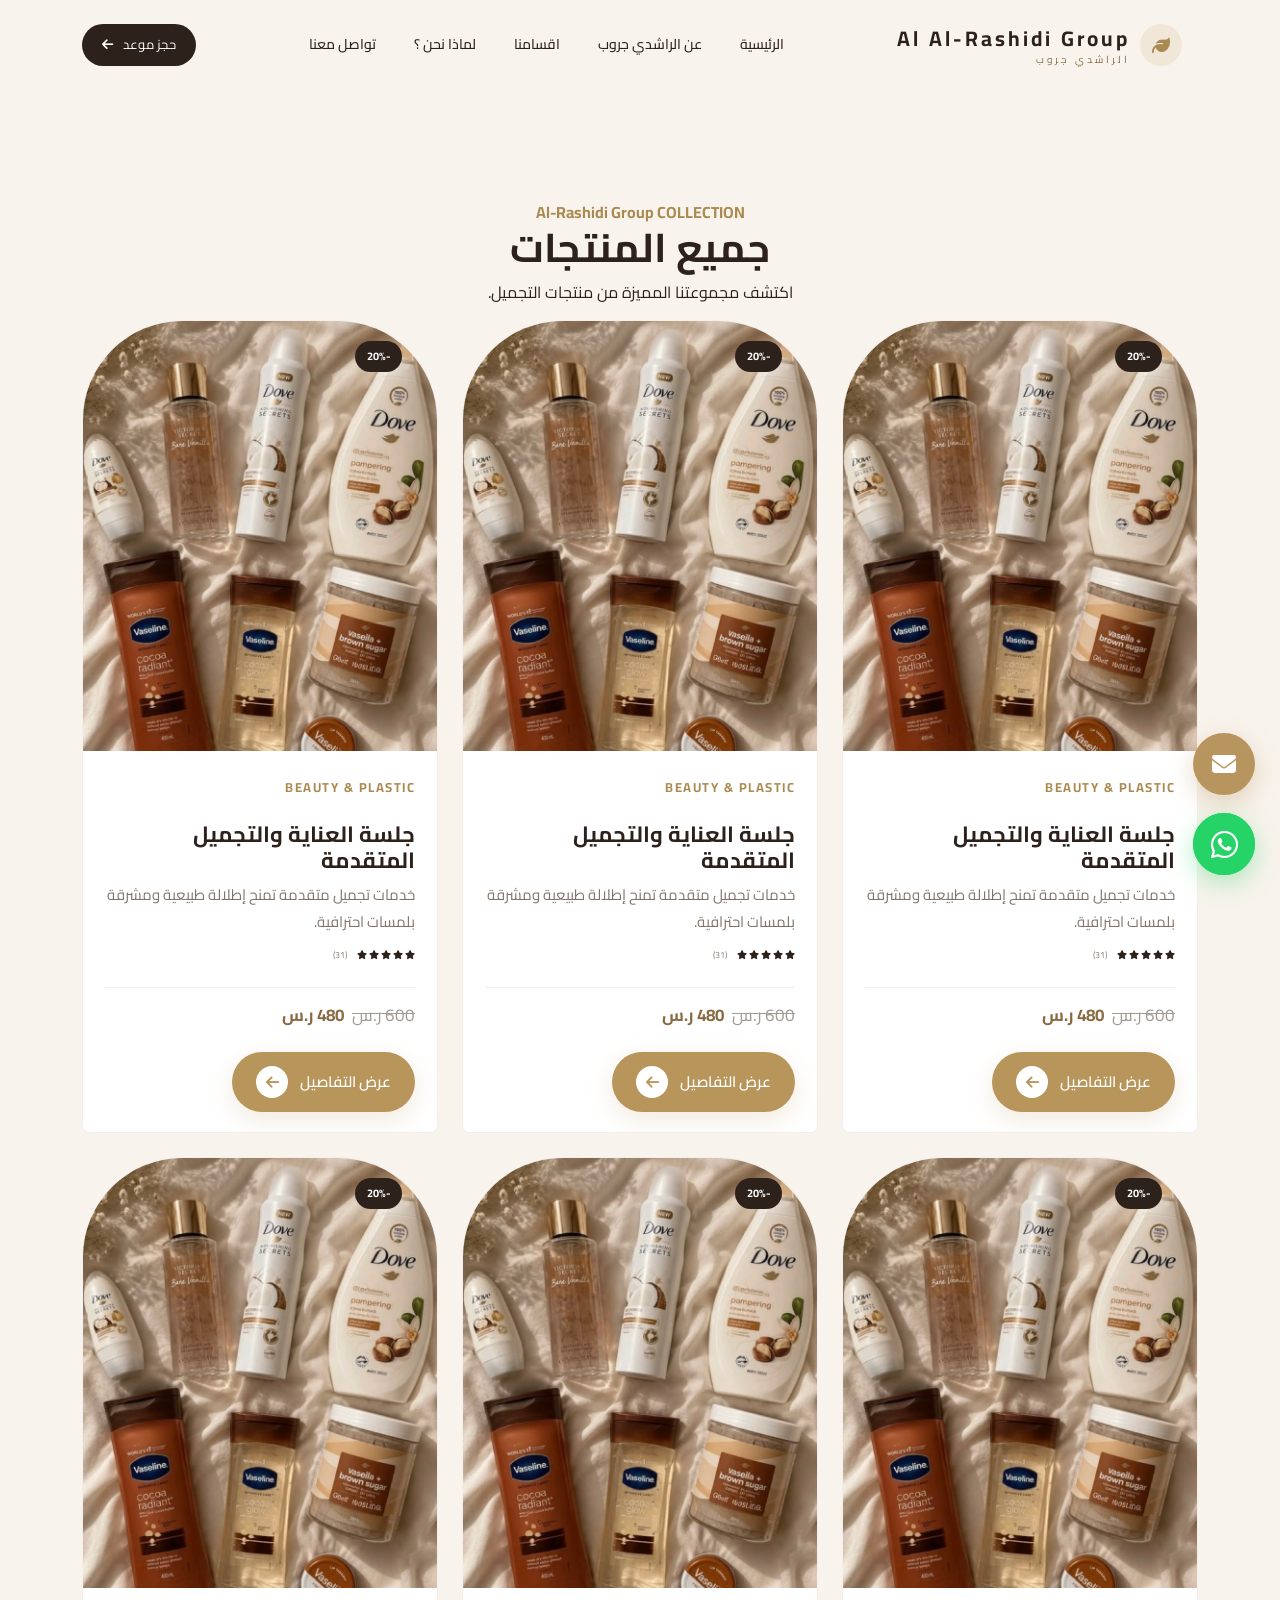
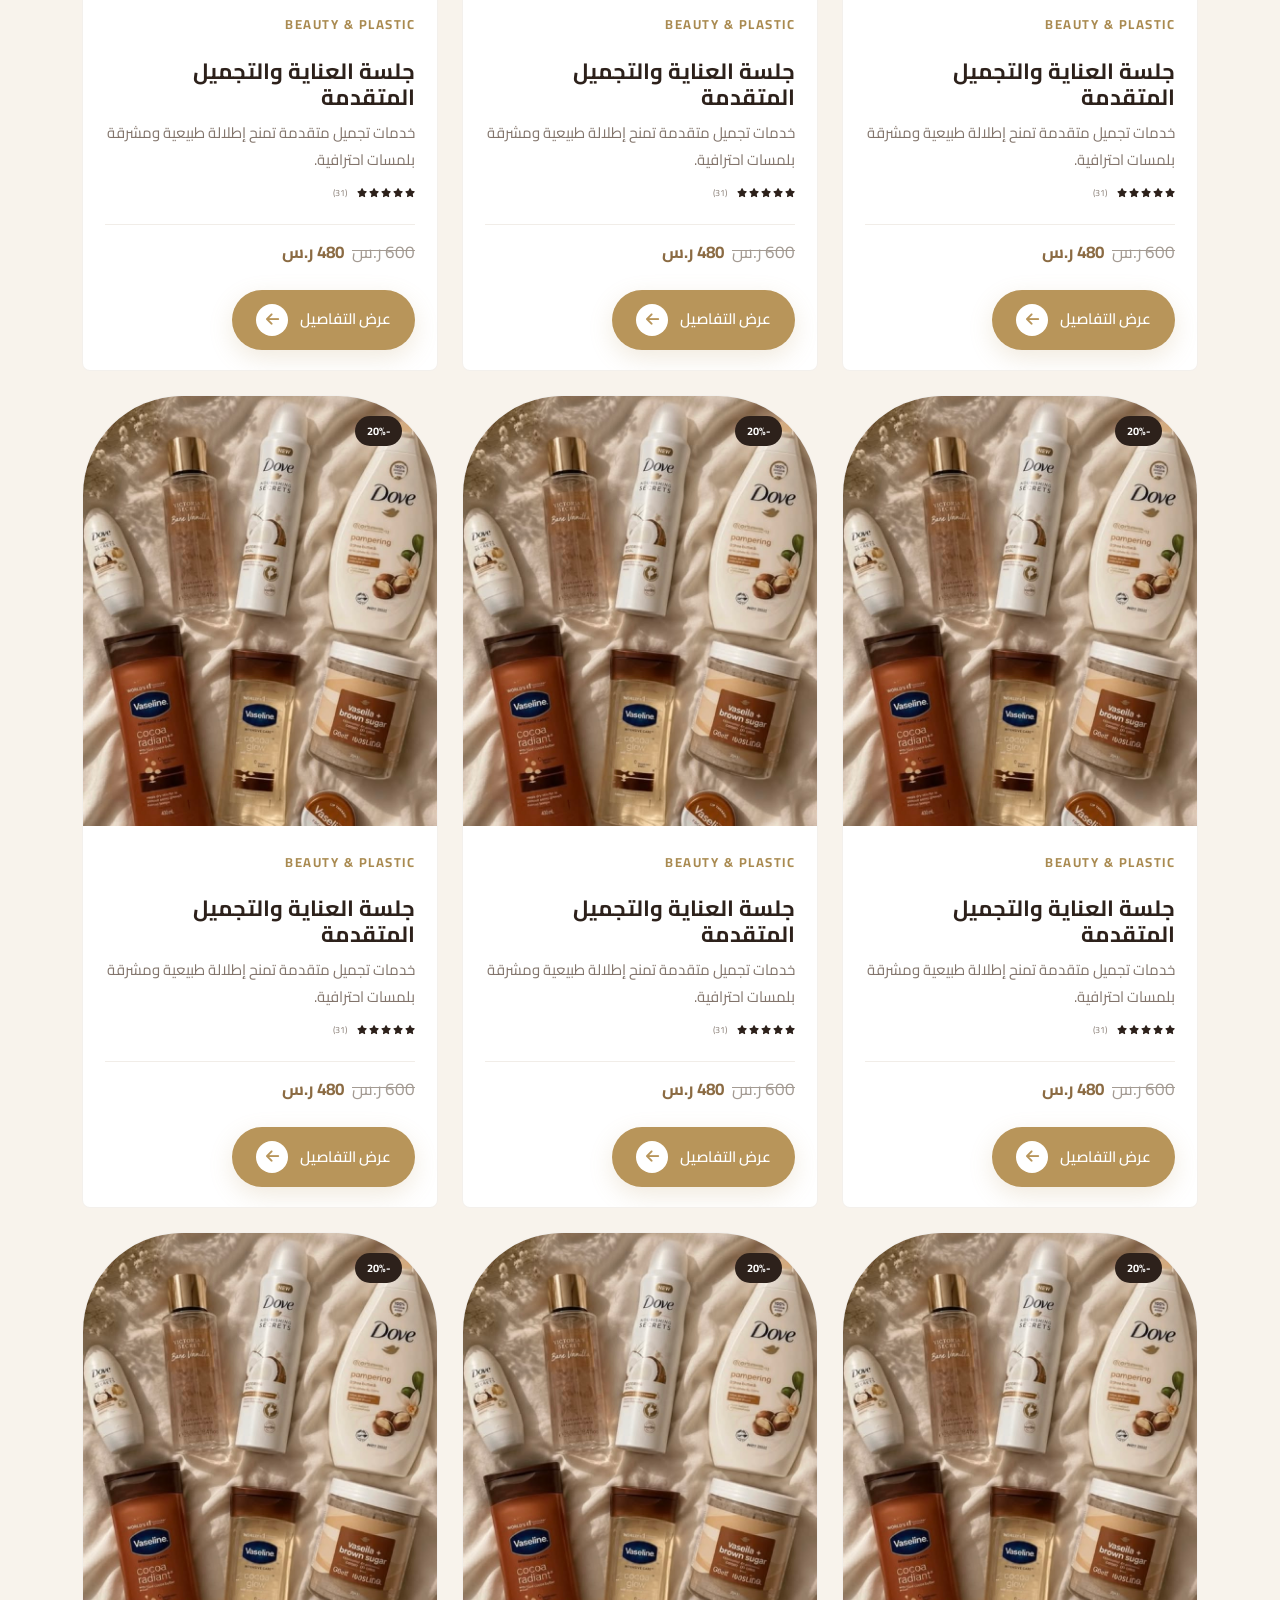
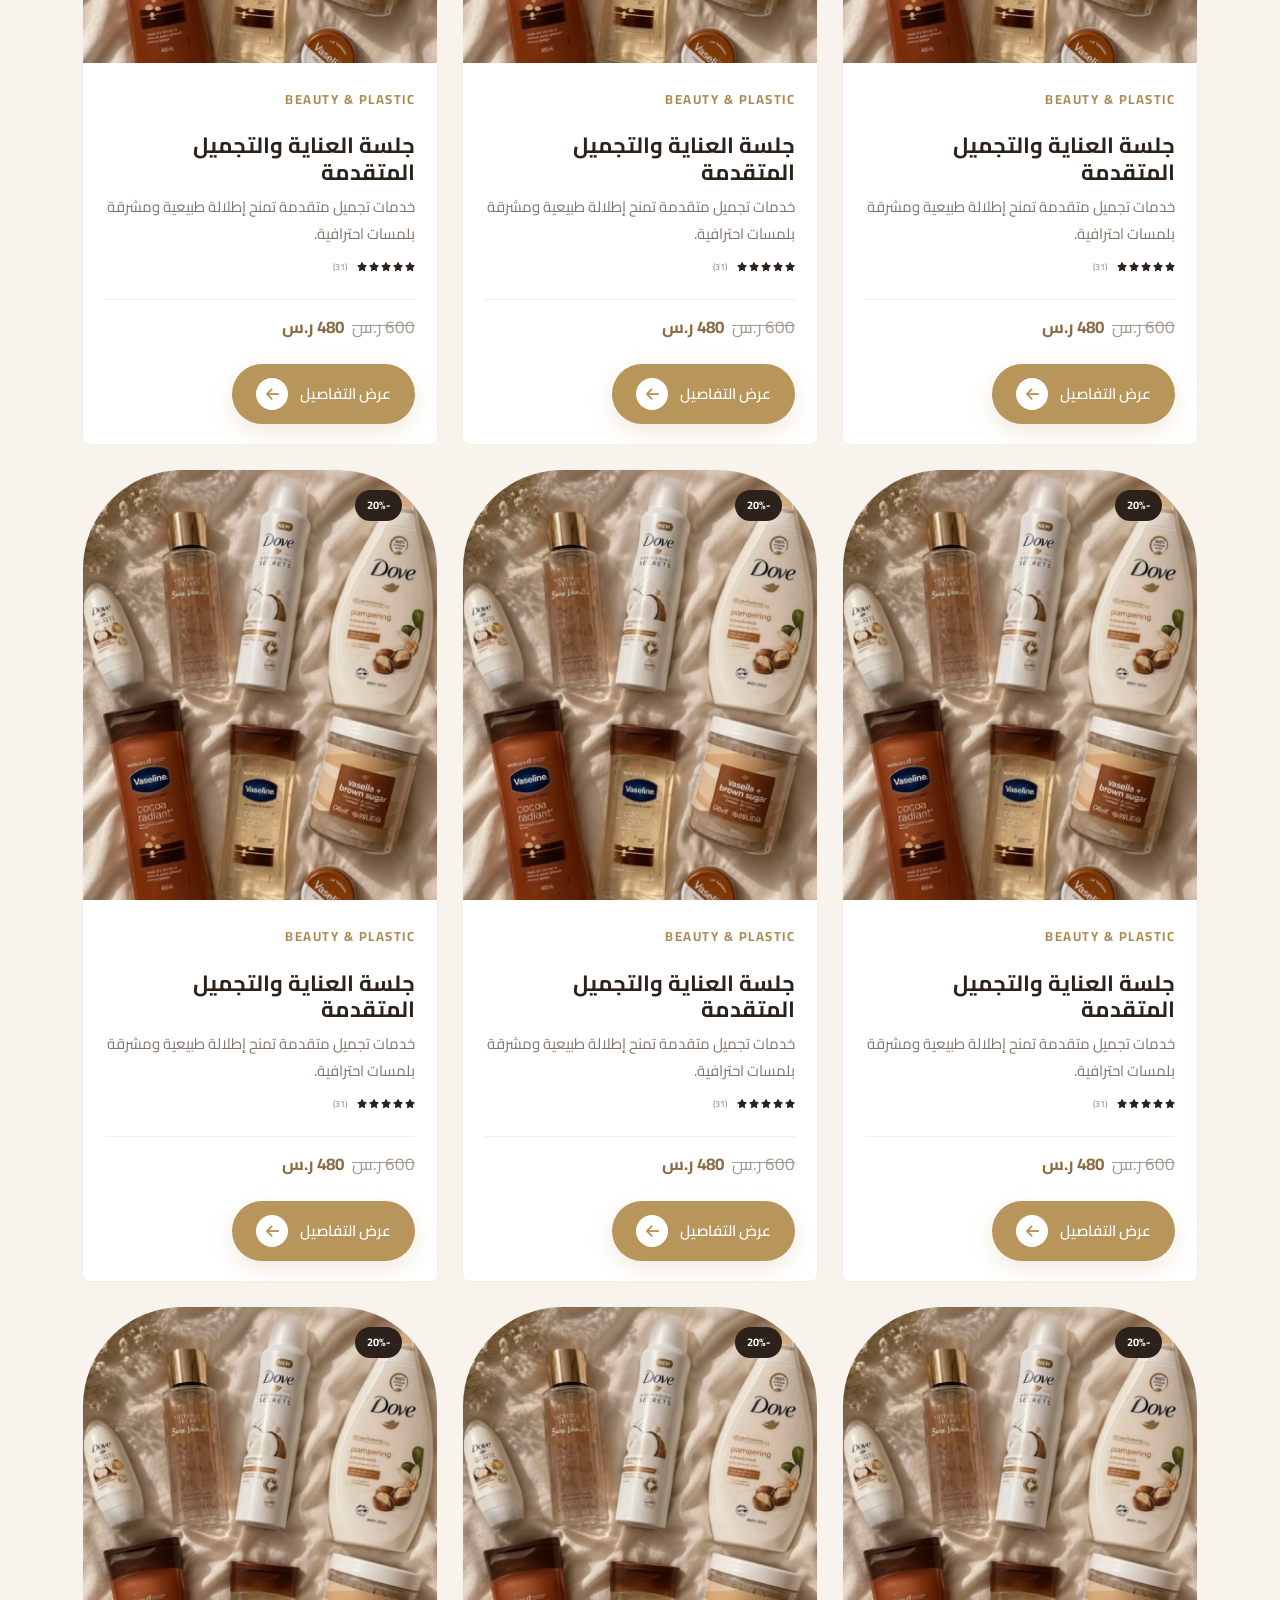
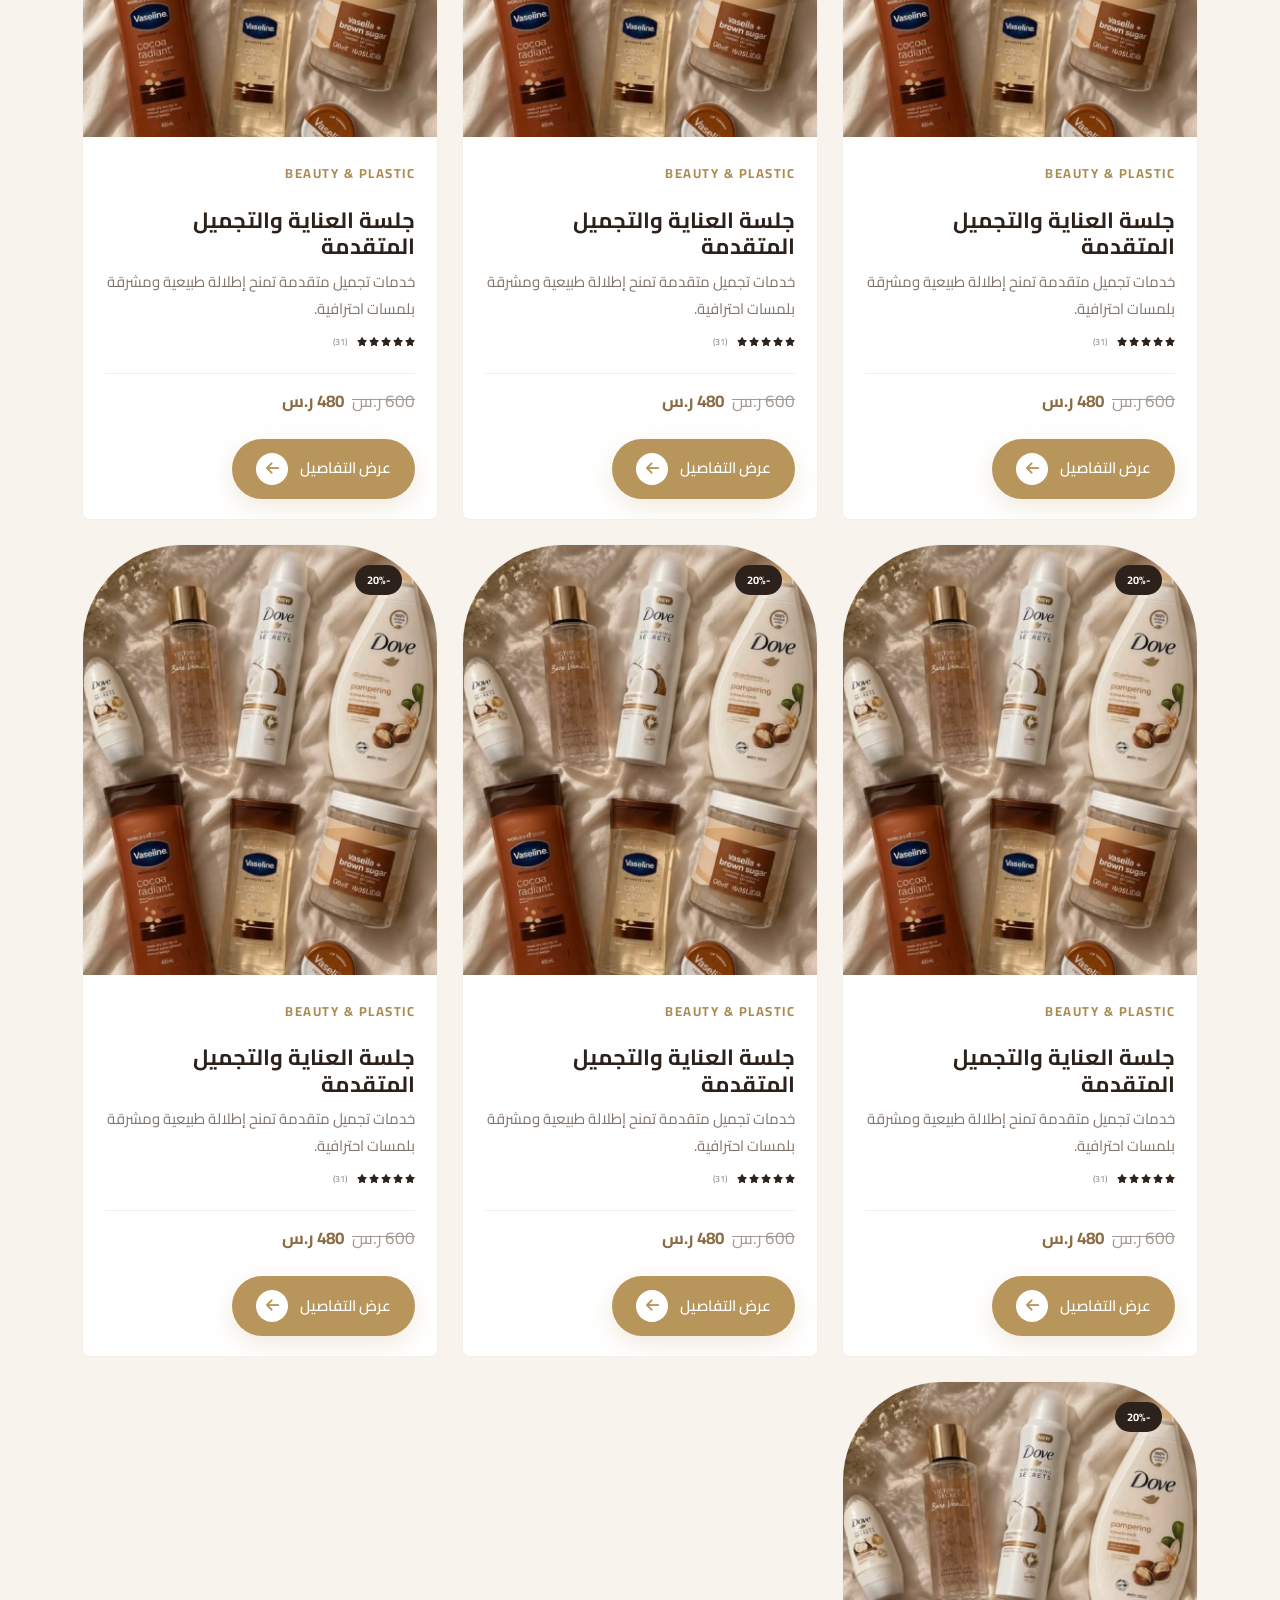
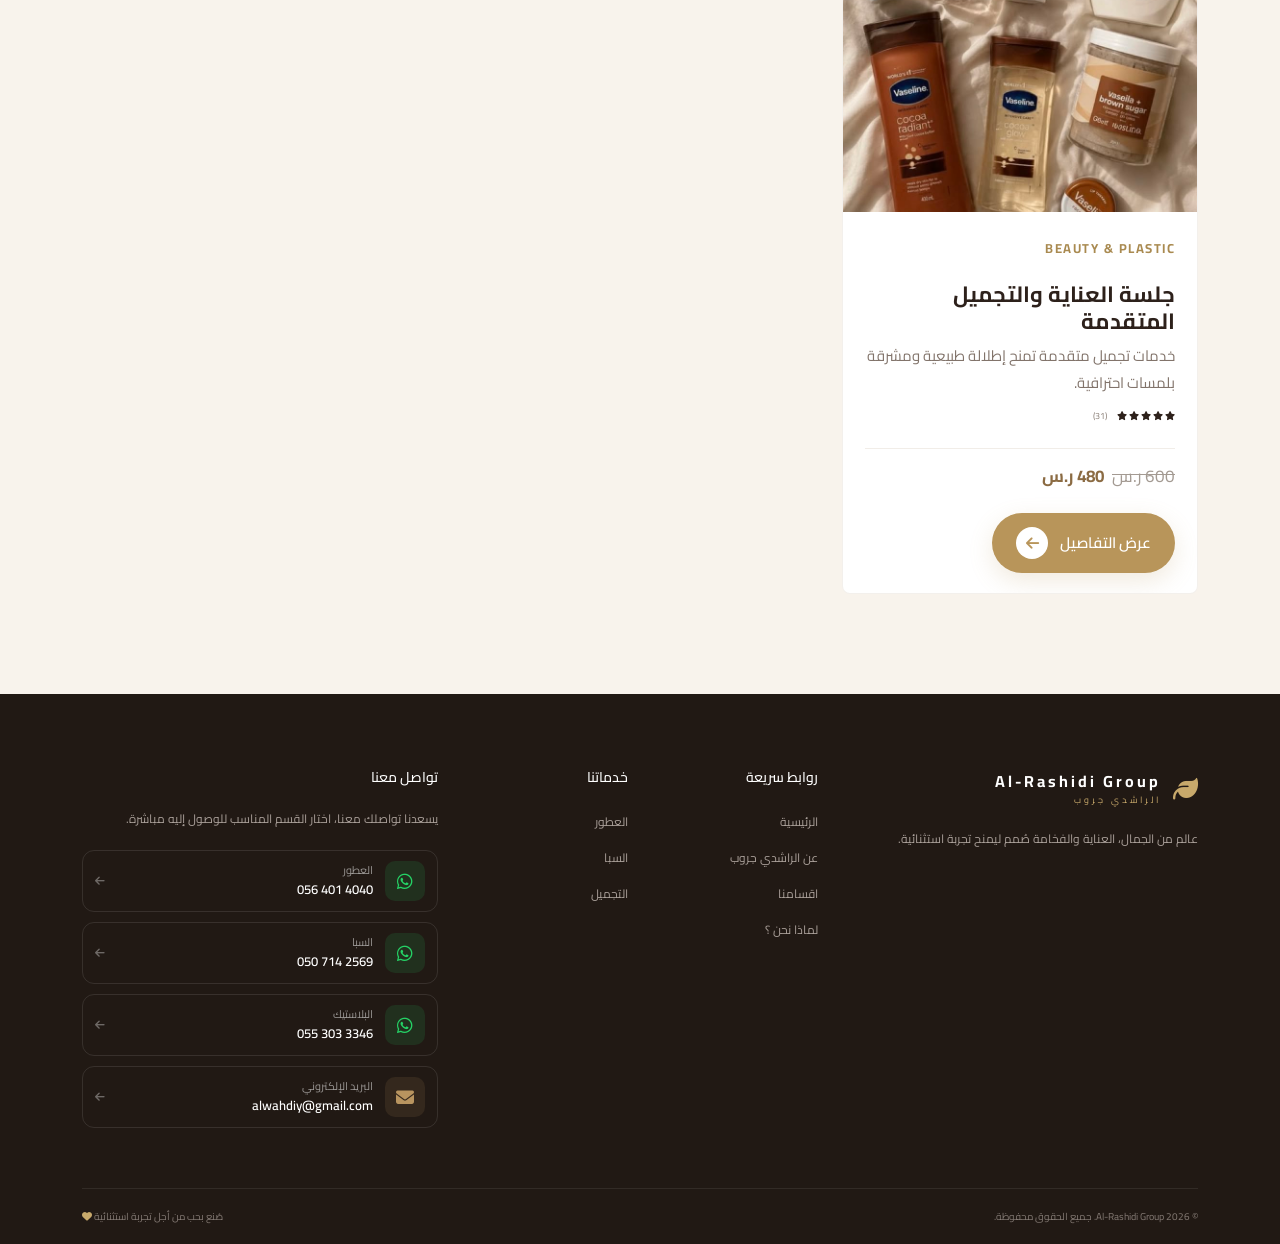
<file: plastic-products.html>
<!doctype html>
<html lang="ar" dir="rtl">

<head>
    <!-- ========================================
       BASIC
  ======================================== -->

    <meta charset="UTF-8">
    <meta name="viewport" content="width=device-width, initial-scale=1.0">
    <title> Al-Rashidi Group | الراشدي جروب - عطور وسبا وتجميل </title>
    <meta name="description"
        content="الراشدي جروب - عالم متكامل من الجمال والعناية والفخامة. اكتشف خدمات العطور الفاخرة والسبا والتجميل والبلاستيك واستمتع بتجربة استثنائية.">
    <meta name="keywords"
        content="الراشدي جروب, Al-Rashidi Group, عطور, عطور فاخرة, عطور نسائية, عطور رجالية, سبا, خدمات سبا, تجميل, تجميل وبلاستيك, خدمات التجميل, العناية بالجمال,">
    <meta name="author" content="Al-Rashidi Group">
    <meta name="robots" content="index, follow, max-image-preview:large, max-snippet:-1, max-video-preview:-1">
    <meta name="googlebot" content="index, follow, max-image-preview:large, max-snippet:-1, max-video-preview:-1">
    <meta name="bingbot" content="index, follow">
    <meta name="language" content="Arabic">
    <meta name="content-language" content="ar">
    <meta name="rating" content="general">
    <meta name="distribution" content="global">
    <!-- ========================================= CANONICAL ========================================== -->
    <link rel="canonical" href="https://yourdomain.com/">
    <!-- ========================================= OPEN GRAPH ========================================== -->
    <meta property="og:type" content="website">
    <meta property="og:title" content="Al-Rashidi Group | الراشدي جروب">
    <meta property="og:description"
        content="اكتشف عالمًا من الجمال والعناية والفخامة مع الراشدي جروب. عطور فاخرة، خدمات سبا وتجميل وبلاستيك وتجربة استثنائية.">
    <meta property="og:url" content="https://yourdomain.com/">
    <meta property="og:site_name" content="Al-Rashidi Group">
    <meta property="og:locale" content="ar_SA">
    <meta property="og:image" content="https://yourdomain.com/images/og-image.jpg">
    <meta property="og:image:alt" content="Al-Rashidi Group - الراشدي جروب">
    <meta property="og:image:width" content="1200">
    <meta property="og:image:height" content="630">
    <!-- ========================================= TWITTER / X ========================================== -->
    <meta name="twitter:card" content="summary_large_image">
    <meta name="twitter:title" content="Al-Rashidi Group | الراشدي جروب">
    <meta name="twitter:description" content="عالم من الجمال والعناية والفخامة. عطور، سبا، تجميل وخدمات متخصصة.">
    <meta name="twitter:image" content="https://yourdomain.com/images/og-image.jpg">
    <meta name="twitter:image:alt" content="Al-Rashidi Group">
    <!-- ========================================= FAVICON ========================================== -->
    <link rel="icon" type="image/png" href="images/favicon.png">
    <link rel="apple-touch-icon" href="images/apple-touch-icon.png">
    <!-- ========================================= THEME COLOR ========================================== -->
    <meta name="theme-color" content="#b8945f">
    <meta name="msapplication-TileColor" content="#b8945f">
    <!-- ========================================= GOOGLE FONTS PERFORMANCE ========================================== -->
    <link rel="preconnect" href="https://fonts.googleapis.com">
    <link rel="preconnect" href="https://fonts.gstatic.com" crossorigin>
    <!-- ========================================= STRUCTURED DATA ORGANIZATION ========================================== -->
    <script
        type="application/ld+json"> { "@context": "https://schema.org", "@type": "Organization", "name": "Al-Rashidi Group", "alternateName": "الراشدي جروب", "url": "https://yourdomain.com/", "logo": "https://yourdomain.com/images/logo.png", "image": "https://yourdomain.com/images/og-image.jpg", "description": "الراشدي جروب يقدم خدمات العطور والسبا والتجميل والبلاستيك.", "email": "mailto:alwahdiy@gmail.com", "telephone": [ "+966564014040", "+966507142569", "+966553033346" ], "contactPoint": [ { "@type": "ContactPoint", "telephone": "+966564014040", "contactType": "customer service", "areaServed": "SA", "availableLanguage": ["ar"] }, { "@type": "ContactPoint", "telephone": "+966507142569", "contactType": "customer service", "areaServed": "SA", "availableLanguage": ["ar"] }, { "@type": "ContactPoint", "telephone": "+966553033346", "contactType": "customer service", "areaServed": "SA", "availableLanguage": ["ar"] } ] } </script>
    <!-- ========================================= WEBSITE SCHEMA ========================================== -->
    <script
        type="application/ld+json"> { "@context": "https://schema.org", "@type": "WebSite", "name": "Al-Rashidi Group", "alternateName": "الراشدي جروب", "url": "https://yourdomain.com/", "inLanguage": "ar" } </script>
    <!-- ========================================= LOCAL BUSINESS SCHEMA ========================================== -->
    <script
        type="application/ld+json"> { "@context": "https://schema.org", "@type": "BeautySalon", "name": "Al-Rashidi Group", "alternateName": "الراشدي جروب", "url": "https://yourdomain.com/", "logo": "https://yourdomain.com/images/logo.png", "image": "https://yourdomain.com/images/og-image.jpg", "description": "الراشدي جروب للعطور والسبا والتجميل والبلاستيك.", "email": "alwahdiy@gmail.com", "telephone": "+966564014040", "priceRange": "$$", "currenciesAccepted": "SAR", "areaServed": { "@type": "Country", "name": "Saudi Arabia" } } </script>
    <link rel="stylesheet" href="css/bootstrap.min.css" />

    <link rel="stylesheet" href="css/all.min.css" />

    <link rel="preconnect" href="https://fonts.googleapis.com" />

    <link rel="preconnect" href="https://fonts.gstatic.com" crossorigin />

    <link
        href="https://fonts.googleapis.com/css2?family=Cairo:wght@200..1000&family=Inter:ital,opsz,wght@0,14..32,100..900;1,14..32,100..900&display=swap"
        rel="stylesheet" />

    <link rel="stylesheet" href="https://unpkg.com/aos@2.3.4/dist/aos.css" />

    <link rel="stylesheet" href="https://cdn.jsdelivr.net/npm/swiper@11/swiper-bundle.min.css" />

    <link rel="stylesheet" href="css/index.css" />
</head>

<body>
    <nav class="navbar navbar-expand-lg velora-navbar">

        <div class="container">

            <a class="navbar-brand velora-logo" href="#">

                <span class="logo-icon">
                    <i class="fa-solid fa-leaf"></i>
                </span>

                <span>
                    <strong>Al Al-Rashidi Group</strong>
                    <small> الراشدي جروب </small>
                </span>

            </a>

            <button class="navbar-toggler" type="button" data-bs-toggle="collapse" data-bs-target="#veloraNavbar"
                aria-controls="veloraNavbar" aria-expanded="false" aria-label="فتح القائمة">
                <i class="fa-solid fa-bars"></i>
            </button>

            <div class="collapse navbar-collapse" id="veloraNavbar">

                <ul class="navbar-nav mx-auto mb-2 mb-lg-0">

                    <li class="nav-item">
                        <a class="nav-link active" href="/#home">
                            الرئيسية
                        </a>
                    </li>

                    <li class="nav-item">
                        <a class="nav-link" href="/#about">
                            عن الراشدي جروب
                        </a>
                    </li>


                    <li class="nav-item">
                        <a class="nav-link" href="/#services">
                            اقسامنا
                        </a>
                    </li>
                    <li class="nav-item">
                        <a class="nav-link" href="/#why-velora">
                            لماذا نحن ؟
                        </a>
                    </li>

                    <li class="nav-item">
                        <a class="nav-link" href="/#contact">
                            تواصل معنا
                        </a>
                    </li>

                </ul>

                <div class="navbar-actions">

                    <a href="/#booking" class="nav-book-btn">
                        حجز موعد
                        <i class="fa-solid fa-arrow-left"></i>
                    </a>

                </div>

            </div>

        </div>

    </nav>


    <section class="products-page" id="products">

        <div class="container">

            <div class="products-heading text-center" data-aos="fade-up">

                <span class="text-accent fw-bold d-inline-block">
                    Al-Rashidi Group COLLECTION
                </span>

                <h1 id="categoryTitle" class="fw-bold">
                    جميع المنتجات
                </h1>

                <p id="categoryDescription">
                    اكتشف مجموعتنا المميزة من منتجات التجميل.
                </p>

            </div>



            <div class="row g-4" id="productsGrid" data-aos="fade-up">

                <div class="col-lg-4 col-md-6 product-item" data-category="beauty">

                    <div class="offer-card">

                        <div class="offer-image">

                            <img src="images/product-3.jpg" alt="جلسة العناية والتجميل المتقدمة">

                            <span class="discount-badge">
                                -20%
                            </span>

                            <a href="product-detail.html" class="quick-view">
                                <i class="fa-regular fa-eye"></i>
                                عرض سريع
                            </a>

                        </div>

                        <div class="offer-info">

                            <span class="product-category">
                                BEAUTY & PLASTIC
                            </span>

                            <h3>
                                جلسة العناية والتجميل المتقدمة
                            </h3>

                            <p class="product-description">
                                خدمات تجميل متقدمة تمنح إطلالة طبيعية ومشرقة بلمسات احترافية.
                            </p>

                            <div class="product-rating">

                                <span>
                                    <i class="fa-solid fa-star"></i>
                                    <i class="fa-solid fa-star"></i>
                                    <i class="fa-solid fa-star"></i>
                                    <i class="fa-solid fa-star"></i>
                                    <i class="fa-solid fa-star"></i>
                                </span>

                                <small>
                                    (31)
                                </small>

                            </div>

                            <div class="product-bottom">

                                <div class="product-price">

                                    <span class="old-price">
                                        600 ر.س
                                    </span>

                                    <strong>
                                        480 ر.س
                                    </strong>

                                </div>

                            </div>

                            <div class="mt-4">

                                <a href="product-detail.html" class="booking-btn">
                                    عرض التفاصيل

                                    <span>
                                        <i class="fa-solid fa-arrow-left"></i>
                                    </span>

                                </a>

                            </div>

                        </div>

                    </div>

                </div>

                <div class="col-lg-4 col-md-6 product-item" data-category="beauty">

                    <div class="offer-card">

                        <div class="offer-image">

                            <img src="images/product-3.jpg" alt="جلسة العناية والتجميل المتقدمة">

                            <span class="discount-badge">
                                -20%
                            </span>

                            <a href="product-detail.html" class="quick-view">
                                <i class="fa-regular fa-eye"></i>
                                عرض سريع
                            </a>

                        </div>

                        <div class="offer-info">

                            <span class="product-category">
                                BEAUTY & PLASTIC
                            </span>

                            <h3>
                                جلسة العناية والتجميل المتقدمة
                            </h3>

                            <p class="product-description">
                                خدمات تجميل متقدمة تمنح إطلالة طبيعية ومشرقة بلمسات احترافية.
                            </p>

                            <div class="product-rating">

                                <span>
                                    <i class="fa-solid fa-star"></i>
                                    <i class="fa-solid fa-star"></i>
                                    <i class="fa-solid fa-star"></i>
                                    <i class="fa-solid fa-star"></i>
                                    <i class="fa-solid fa-star"></i>
                                </span>

                                <small>
                                    (31)
                                </small>

                            </div>

                            <div class="product-bottom">

                                <div class="product-price">

                                    <span class="old-price">
                                        600 ر.س
                                    </span>

                                    <strong>
                                        480 ر.س
                                    </strong>

                                </div>

                            </div>

                            <div class="mt-4">

                                <a href="product-detail.html" class="booking-btn">
                                    عرض التفاصيل

                                    <span>
                                        <i class="fa-solid fa-arrow-left"></i>
                                    </span>

                                </a>

                            </div>

                        </div>

                    </div>

                </div>

                <div class="col-lg-4 col-md-6 product-item" data-category="beauty">

                    <div class="offer-card">

                        <div class="offer-image">

                            <img src="images/product-3.jpg" alt="جلسة العناية والتجميل المتقدمة">

                            <span class="discount-badge">
                                -20%
                            </span>

                            <a href="product-detail.html" class="quick-view">
                                <i class="fa-regular fa-eye"></i>
                                عرض سريع
                            </a>

                        </div>

                        <div class="offer-info">

                            <span class="product-category">
                                BEAUTY & PLASTIC
                            </span>

                            <h3>
                                جلسة العناية والتجميل المتقدمة
                            </h3>

                            <p class="product-description">
                                خدمات تجميل متقدمة تمنح إطلالة طبيعية ومشرقة بلمسات احترافية.
                            </p>

                            <div class="product-rating">

                                <span>
                                    <i class="fa-solid fa-star"></i>
                                    <i class="fa-solid fa-star"></i>
                                    <i class="fa-solid fa-star"></i>
                                    <i class="fa-solid fa-star"></i>
                                    <i class="fa-solid fa-star"></i>
                                </span>

                                <small>
                                    (31)
                                </small>

                            </div>

                            <div class="product-bottom">

                                <div class="product-price">

                                    <span class="old-price">
                                        600 ر.س
                                    </span>

                                    <strong>
                                        480 ر.س
                                    </strong>

                                </div>

                            </div>

                            <div class="mt-4">

                                <a href="product-detail.html" class="booking-btn">
                                    عرض التفاصيل

                                    <span>
                                        <i class="fa-solid fa-arrow-left"></i>
                                    </span>

                                </a>

                            </div>

                        </div>

                    </div>

                </div>

                <div class="col-lg-4 col-md-6 product-item" data-category="beauty">

                    <div class="offer-card">

                        <div class="offer-image">

                            <img src="images/product-3.jpg" alt="جلسة العناية والتجميل المتقدمة">

                            <span class="discount-badge">
                                -20%
                            </span>

                            <a href="product-detail.html" class="quick-view">
                                <i class="fa-regular fa-eye"></i>
                                عرض سريع
                            </a>

                        </div>

                        <div class="offer-info">

                            <span class="product-category">
                                BEAUTY & PLASTIC
                            </span>

                            <h3>
                                جلسة العناية والتجميل المتقدمة
                            </h3>

                            <p class="product-description">
                                خدمات تجميل متقدمة تمنح إطلالة طبيعية ومشرقة بلمسات احترافية.
                            </p>

                            <div class="product-rating">

                                <span>
                                    <i class="fa-solid fa-star"></i>
                                    <i class="fa-solid fa-star"></i>
                                    <i class="fa-solid fa-star"></i>
                                    <i class="fa-solid fa-star"></i>
                                    <i class="fa-solid fa-star"></i>
                                </span>

                                <small>
                                    (31)
                                </small>

                            </div>

                            <div class="product-bottom">

                                <div class="product-price">

                                    <span class="old-price">
                                        600 ر.س
                                    </span>

                                    <strong>
                                        480 ر.س
                                    </strong>

                                </div>

                            </div>

                            <div class="mt-4">

                                <a href="product-detail.html" class="booking-btn">
                                    عرض التفاصيل

                                    <span>
                                        <i class="fa-solid fa-arrow-left"></i>
                                    </span>

                                </a>

                            </div>

                        </div>

                    </div>

                </div>

                <div class="col-lg-4 col-md-6 product-item" data-category="beauty">

                    <div class="offer-card">

                        <div class="offer-image">

                            <img src="images/product-3.jpg" alt="جلسة العناية والتجميل المتقدمة">

                            <span class="discount-badge">
                                -20%
                            </span>

                            <a href="product-detail.html" class="quick-view">
                                <i class="fa-regular fa-eye"></i>
                                عرض سريع
                            </a>

                        </div>

                        <div class="offer-info">

                            <span class="product-category">
                                BEAUTY & PLASTIC
                            </span>

                            <h3>
                                جلسة العناية والتجميل المتقدمة
                            </h3>

                            <p class="product-description">
                                خدمات تجميل متقدمة تمنح إطلالة طبيعية ومشرقة بلمسات احترافية.
                            </p>

                            <div class="product-rating">

                                <span>
                                    <i class="fa-solid fa-star"></i>
                                    <i class="fa-solid fa-star"></i>
                                    <i class="fa-solid fa-star"></i>
                                    <i class="fa-solid fa-star"></i>
                                    <i class="fa-solid fa-star"></i>
                                </span>

                                <small>
                                    (31)
                                </small>

                            </div>

                            <div class="product-bottom">

                                <div class="product-price">

                                    <span class="old-price">
                                        600 ر.س
                                    </span>

                                    <strong>
                                        480 ر.س
                                    </strong>

                                </div>

                            </div>

                            <div class="mt-4">

                                <a href="product-detail.html" class="booking-btn">
                                    عرض التفاصيل

                                    <span>
                                        <i class="fa-solid fa-arrow-left"></i>
                                    </span>

                                </a>

                            </div>

                        </div>

                    </div>

                </div>

                <div class="col-lg-4 col-md-6 product-item" data-category="beauty">

                    <div class="offer-card">

                        <div class="offer-image">

                            <img src="images/product-3.jpg" alt="جلسة العناية والتجميل المتقدمة">

                            <span class="discount-badge">
                                -20%
                            </span>

                            <a href="product-detail.html" class="quick-view">
                                <i class="fa-regular fa-eye"></i>
                                عرض سريع
                            </a>

                        </div>

                        <div class="offer-info">

                            <span class="product-category">
                                BEAUTY & PLASTIC
                            </span>

                            <h3>
                                جلسة العناية والتجميل المتقدمة
                            </h3>

                            <p class="product-description">
                                خدمات تجميل متقدمة تمنح إطلالة طبيعية ومشرقة بلمسات احترافية.
                            </p>

                            <div class="product-rating">

                                <span>
                                    <i class="fa-solid fa-star"></i>
                                    <i class="fa-solid fa-star"></i>
                                    <i class="fa-solid fa-star"></i>
                                    <i class="fa-solid fa-star"></i>
                                    <i class="fa-solid fa-star"></i>
                                </span>

                                <small>
                                    (31)
                                </small>

                            </div>

                            <div class="product-bottom">

                                <div class="product-price">

                                    <span class="old-price">
                                        600 ر.س
                                    </span>

                                    <strong>
                                        480 ر.س
                                    </strong>

                                </div>

                            </div>

                            <div class="mt-4">

                                <a href="product-detail.html" class="booking-btn">
                                    عرض التفاصيل

                                    <span>
                                        <i class="fa-solid fa-arrow-left"></i>
                                    </span>

                                </a>

                            </div>

                        </div>

                    </div>

                </div>

                <div class="col-lg-4 col-md-6 product-item" data-category="beauty">

                    <div class="offer-card">

                        <div class="offer-image">

                            <img src="images/product-3.jpg" alt="جلسة العناية والتجميل المتقدمة">

                            <span class="discount-badge">
                                -20%
                            </span>

                            <a href="product-detail.html" class="quick-view">
                                <i class="fa-regular fa-eye"></i>
                                عرض سريع
                            </a>

                        </div>

                        <div class="offer-info">

                            <span class="product-category">
                                BEAUTY & PLASTIC
                            </span>

                            <h3>
                                جلسة العناية والتجميل المتقدمة
                            </h3>

                            <p class="product-description">
                                خدمات تجميل متقدمة تمنح إطلالة طبيعية ومشرقة بلمسات احترافية.
                            </p>

                            <div class="product-rating">

                                <span>
                                    <i class="fa-solid fa-star"></i>
                                    <i class="fa-solid fa-star"></i>
                                    <i class="fa-solid fa-star"></i>
                                    <i class="fa-solid fa-star"></i>
                                    <i class="fa-solid fa-star"></i>
                                </span>

                                <small>
                                    (31)
                                </small>

                            </div>

                            <div class="product-bottom">

                                <div class="product-price">

                                    <span class="old-price">
                                        600 ر.س
                                    </span>

                                    <strong>
                                        480 ر.س
                                    </strong>

                                </div>

                            </div>

                            <div class="mt-4">

                                <a href="product-detail.html" class="booking-btn">
                                    عرض التفاصيل

                                    <span>
                                        <i class="fa-solid fa-arrow-left"></i>
                                    </span>

                                </a>

                            </div>

                        </div>

                    </div>

                </div>

                <div class="col-lg-4 col-md-6 product-item" data-category="beauty">

                    <div class="offer-card">

                        <div class="offer-image">

                            <img src="images/product-3.jpg" alt="جلسة العناية والتجميل المتقدمة">

                            <span class="discount-badge">
                                -20%
                            </span>

                            <a href="product-detail.html" class="quick-view">
                                <i class="fa-regular fa-eye"></i>
                                عرض سريع
                            </a>

                        </div>

                        <div class="offer-info">

                            <span class="product-category">
                                BEAUTY & PLASTIC
                            </span>

                            <h3>
                                جلسة العناية والتجميل المتقدمة
                            </h3>

                            <p class="product-description">
                                خدمات تجميل متقدمة تمنح إطلالة طبيعية ومشرقة بلمسات احترافية.
                            </p>

                            <div class="product-rating">

                                <span>
                                    <i class="fa-solid fa-star"></i>
                                    <i class="fa-solid fa-star"></i>
                                    <i class="fa-solid fa-star"></i>
                                    <i class="fa-solid fa-star"></i>
                                    <i class="fa-solid fa-star"></i>
                                </span>

                                <small>
                                    (31)
                                </small>

                            </div>

                            <div class="product-bottom">

                                <div class="product-price">

                                    <span class="old-price">
                                        600 ر.س
                                    </span>

                                    <strong>
                                        480 ر.س
                                    </strong>

                                </div>

                            </div>

                            <div class="mt-4">

                                <a href="product-detail.html" class="booking-btn">
                                    عرض التفاصيل

                                    <span>
                                        <i class="fa-solid fa-arrow-left"></i>
                                    </span>

                                </a>

                            </div>

                        </div>

                    </div>

                </div>

                <div class="col-lg-4 col-md-6 product-item" data-category="beauty">

                    <div class="offer-card">

                        <div class="offer-image">

                            <img src="images/product-3.jpg" alt="جلسة العناية والتجميل المتقدمة">

                            <span class="discount-badge">
                                -20%
                            </span>

                            <a href="product-detail.html" class="quick-view">
                                <i class="fa-regular fa-eye"></i>
                                عرض سريع
                            </a>

                        </div>

                        <div class="offer-info">

                            <span class="product-category">
                                BEAUTY & PLASTIC
                            </span>

                            <h3>
                                جلسة العناية والتجميل المتقدمة
                            </h3>

                            <p class="product-description">
                                خدمات تجميل متقدمة تمنح إطلالة طبيعية ومشرقة بلمسات احترافية.
                            </p>

                            <div class="product-rating">

                                <span>
                                    <i class="fa-solid fa-star"></i>
                                    <i class="fa-solid fa-star"></i>
                                    <i class="fa-solid fa-star"></i>
                                    <i class="fa-solid fa-star"></i>
                                    <i class="fa-solid fa-star"></i>
                                </span>

                                <small>
                                    (31)
                                </small>

                            </div>

                            <div class="product-bottom">

                                <div class="product-price">

                                    <span class="old-price">
                                        600 ر.س
                                    </span>

                                    <strong>
                                        480 ر.س
                                    </strong>

                                </div>

                            </div>

                            <div class="mt-4">

                                <a href="product-detail.html" class="booking-btn">
                                    عرض التفاصيل

                                    <span>
                                        <i class="fa-solid fa-arrow-left"></i>
                                    </span>

                                </a>

                            </div>

                        </div>

                    </div>

                </div>

                <div class="col-lg-4 col-md-6 product-item" data-category="beauty">

                    <div class="offer-card">

                        <div class="offer-image">

                            <img src="images/product-3.jpg" alt="جلسة العناية والتجميل المتقدمة">

                            <span class="discount-badge">
                                -20%
                            </span>

                            <a href="product-detail.html" class="quick-view">
                                <i class="fa-regular fa-eye"></i>
                                عرض سريع
                            </a>

                        </div>

                        <div class="offer-info">

                            <span class="product-category">
                                BEAUTY & PLASTIC
                            </span>

                            <h3>
                                جلسة العناية والتجميل المتقدمة
                            </h3>

                            <p class="product-description">
                                خدمات تجميل متقدمة تمنح إطلالة طبيعية ومشرقة بلمسات احترافية.
                            </p>

                            <div class="product-rating">

                                <span>
                                    <i class="fa-solid fa-star"></i>
                                    <i class="fa-solid fa-star"></i>
                                    <i class="fa-solid fa-star"></i>
                                    <i class="fa-solid fa-star"></i>
                                    <i class="fa-solid fa-star"></i>
                                </span>

                                <small>
                                    (31)
                                </small>

                            </div>

                            <div class="product-bottom">

                                <div class="product-price">

                                    <span class="old-price">
                                        600 ر.س
                                    </span>

                                    <strong>
                                        480 ر.س
                                    </strong>

                                </div>

                            </div>

                            <div class="mt-4">

                                <a href="product-detail.html" class="booking-btn">
                                    عرض التفاصيل

                                    <span>
                                        <i class="fa-solid fa-arrow-left"></i>
                                    </span>

                                </a>

                            </div>

                        </div>

                    </div>

                </div>

                <div class="col-lg-4 col-md-6 product-item" data-category="beauty">

                    <div class="offer-card">

                        <div class="offer-image">

                            <img src="images/product-3.jpg" alt="جلسة العناية والتجميل المتقدمة">

                            <span class="discount-badge">
                                -20%
                            </span>

                            <a href="product-detail.html" class="quick-view">
                                <i class="fa-regular fa-eye"></i>
                                عرض سريع
                            </a>

                        </div>

                        <div class="offer-info">

                            <span class="product-category">
                                BEAUTY & PLASTIC
                            </span>

                            <h3>
                                جلسة العناية والتجميل المتقدمة
                            </h3>

                            <p class="product-description">
                                خدمات تجميل متقدمة تمنح إطلالة طبيعية ومشرقة بلمسات احترافية.
                            </p>

                            <div class="product-rating">

                                <span>
                                    <i class="fa-solid fa-star"></i>
                                    <i class="fa-solid fa-star"></i>
                                    <i class="fa-solid fa-star"></i>
                                    <i class="fa-solid fa-star"></i>
                                    <i class="fa-solid fa-star"></i>
                                </span>

                                <small>
                                    (31)
                                </small>

                            </div>

                            <div class="product-bottom">

                                <div class="product-price">

                                    <span class="old-price">
                                        600 ر.س
                                    </span>

                                    <strong>
                                        480 ر.س
                                    </strong>

                                </div>

                            </div>

                            <div class="mt-4">

                                <a href="product-detail.html" class="booking-btn">
                                    عرض التفاصيل

                                    <span>
                                        <i class="fa-solid fa-arrow-left"></i>
                                    </span>

                                </a>

                            </div>

                        </div>

                    </div>

                </div>

                <div class="col-lg-4 col-md-6 product-item" data-category="beauty">

                    <div class="offer-card">

                        <div class="offer-image">

                            <img src="images/product-3.jpg" alt="جلسة العناية والتجميل المتقدمة">

                            <span class="discount-badge">
                                -20%
                            </span>

                            <a href="product-detail.html" class="quick-view">
                                <i class="fa-regular fa-eye"></i>
                                عرض سريع
                            </a>

                        </div>

                        <div class="offer-info">

                            <span class="product-category">
                                BEAUTY & PLASTIC
                            </span>

                            <h3>
                                جلسة العناية والتجميل المتقدمة
                            </h3>

                            <p class="product-description">
                                خدمات تجميل متقدمة تمنح إطلالة طبيعية ومشرقة بلمسات احترافية.
                            </p>

                            <div class="product-rating">

                                <span>
                                    <i class="fa-solid fa-star"></i>
                                    <i class="fa-solid fa-star"></i>
                                    <i class="fa-solid fa-star"></i>
                                    <i class="fa-solid fa-star"></i>
                                    <i class="fa-solid fa-star"></i>
                                </span>

                                <small>
                                    (31)
                                </small>

                            </div>

                            <div class="product-bottom">

                                <div class="product-price">

                                    <span class="old-price">
                                        600 ر.س
                                    </span>

                                    <strong>
                                        480 ر.س
                                    </strong>

                                </div>

                            </div>

                            <div class="mt-4">

                                <a href="product-detail.html" class="booking-btn">
                                    عرض التفاصيل

                                    <span>
                                        <i class="fa-solid fa-arrow-left"></i>
                                    </span>

                                </a>

                            </div>

                        </div>

                    </div>

                </div>

                <div class="col-lg-4 col-md-6 product-item" data-category="beauty">

                    <div class="offer-card">

                        <div class="offer-image">

                            <img src="images/product-3.jpg" alt="جلسة العناية والتجميل المتقدمة">

                            <span class="discount-badge">
                                -20%
                            </span>

                            <a href="product-detail.html" class="quick-view">
                                <i class="fa-regular fa-eye"></i>
                                عرض سريع
                            </a>

                        </div>

                        <div class="offer-info">

                            <span class="product-category">
                                BEAUTY & PLASTIC
                            </span>

                            <h3>
                                جلسة العناية والتجميل المتقدمة
                            </h3>

                            <p class="product-description">
                                خدمات تجميل متقدمة تمنح إطلالة طبيعية ومشرقة بلمسات احترافية.
                            </p>

                            <div class="product-rating">

                                <span>
                                    <i class="fa-solid fa-star"></i>
                                    <i class="fa-solid fa-star"></i>
                                    <i class="fa-solid fa-star"></i>
                                    <i class="fa-solid fa-star"></i>
                                    <i class="fa-solid fa-star"></i>
                                </span>

                                <small>
                                    (31)
                                </small>

                            </div>

                            <div class="product-bottom">

                                <div class="product-price">

                                    <span class="old-price">
                                        600 ر.س
                                    </span>

                                    <strong>
                                        480 ر.س
                                    </strong>

                                </div>

                            </div>

                            <div class="mt-4">

                                <a href="product-detail.html" class="booking-btn">
                                    عرض التفاصيل

                                    <span>
                                        <i class="fa-solid fa-arrow-left"></i>
                                    </span>

                                </a>

                            </div>

                        </div>

                    </div>

                </div>

                <div class="col-lg-4 col-md-6 product-item" data-category="beauty">

                    <div class="offer-card">

                        <div class="offer-image">

                            <img src="images/product-3.jpg" alt="جلسة العناية والتجميل المتقدمة">

                            <span class="discount-badge">
                                -20%
                            </span>

                            <a href="product-detail.html" class="quick-view">
                                <i class="fa-regular fa-eye"></i>
                                عرض سريع
                            </a>

                        </div>

                        <div class="offer-info">

                            <span class="product-category">
                                BEAUTY & PLASTIC
                            </span>

                            <h3>
                                جلسة العناية والتجميل المتقدمة
                            </h3>

                            <p class="product-description">
                                خدمات تجميل متقدمة تمنح إطلالة طبيعية ومشرقة بلمسات احترافية.
                            </p>

                            <div class="product-rating">

                                <span>
                                    <i class="fa-solid fa-star"></i>
                                    <i class="fa-solid fa-star"></i>
                                    <i class="fa-solid fa-star"></i>
                                    <i class="fa-solid fa-star"></i>
                                    <i class="fa-solid fa-star"></i>
                                </span>

                                <small>
                                    (31)
                                </small>

                            </div>

                            <div class="product-bottom">

                                <div class="product-price">

                                    <span class="old-price">
                                        600 ر.س
                                    </span>

                                    <strong>
                                        480 ر.س
                                    </strong>

                                </div>

                            </div>

                            <div class="mt-4">

                                <a href="product-detail.html" class="booking-btn">
                                    عرض التفاصيل

                                    <span>
                                        <i class="fa-solid fa-arrow-left"></i>
                                    </span>

                                </a>

                            </div>

                        </div>

                    </div>

                </div>

                <div class="col-lg-4 col-md-6 product-item" data-category="beauty">

                    <div class="offer-card">

                        <div class="offer-image">

                            <img src="images/product-3.jpg" alt="جلسة العناية والتجميل المتقدمة">

                            <span class="discount-badge">
                                -20%
                            </span>

                            <a href="product-detail.html" class="quick-view">
                                <i class="fa-regular fa-eye"></i>
                                عرض سريع
                            </a>

                        </div>

                        <div class="offer-info">

                            <span class="product-category">
                                BEAUTY & PLASTIC
                            </span>

                            <h3>
                                جلسة العناية والتجميل المتقدمة
                            </h3>

                            <p class="product-description">
                                خدمات تجميل متقدمة تمنح إطلالة طبيعية ومشرقة بلمسات احترافية.
                            </p>

                            <div class="product-rating">

                                <span>
                                    <i class="fa-solid fa-star"></i>
                                    <i class="fa-solid fa-star"></i>
                                    <i class="fa-solid fa-star"></i>
                                    <i class="fa-solid fa-star"></i>
                                    <i class="fa-solid fa-star"></i>
                                </span>

                                <small>
                                    (31)
                                </small>

                            </div>

                            <div class="product-bottom">

                                <div class="product-price">

                                    <span class="old-price">
                                        600 ر.س
                                    </span>

                                    <strong>
                                        480 ر.س
                                    </strong>

                                </div>

                            </div>

                            <div class="mt-4">

                                <a href="product-detail.html" class="booking-btn">
                                    عرض التفاصيل

                                    <span>
                                        <i class="fa-solid fa-arrow-left"></i>
                                    </span>

                                </a>

                            </div>

                        </div>

                    </div>

                </div>

                <div class="col-lg-4 col-md-6 product-item" data-category="beauty">

                    <div class="offer-card">

                        <div class="offer-image">

                            <img src="images/product-3.jpg" alt="جلسة العناية والتجميل المتقدمة">

                            <span class="discount-badge">
                                -20%
                            </span>

                            <a href="product-detail.html" class="quick-view">
                                <i class="fa-regular fa-eye"></i>
                                عرض سريع
                            </a>

                        </div>

                        <div class="offer-info">

                            <span class="product-category">
                                BEAUTY & PLASTIC
                            </span>

                            <h3>
                                جلسة العناية والتجميل المتقدمة
                            </h3>

                            <p class="product-description">
                                خدمات تجميل متقدمة تمنح إطلالة طبيعية ومشرقة بلمسات احترافية.
                            </p>

                            <div class="product-rating">

                                <span>
                                    <i class="fa-solid fa-star"></i>
                                    <i class="fa-solid fa-star"></i>
                                    <i class="fa-solid fa-star"></i>
                                    <i class="fa-solid fa-star"></i>
                                    <i class="fa-solid fa-star"></i>
                                </span>

                                <small>
                                    (31)
                                </small>

                            </div>

                            <div class="product-bottom">

                                <div class="product-price">

                                    <span class="old-price">
                                        600 ر.س
                                    </span>

                                    <strong>
                                        480 ر.س
                                    </strong>

                                </div>

                            </div>

                            <div class="mt-4">

                                <a href="product-detail.html" class="booking-btn">
                                    عرض التفاصيل

                                    <span>
                                        <i class="fa-solid fa-arrow-left"></i>
                                    </span>

                                </a>

                            </div>

                        </div>

                    </div>

                </div>

                <div class="col-lg-4 col-md-6 product-item" data-category="beauty">

                    <div class="offer-card">

                        <div class="offer-image">

                            <img src="images/product-3.jpg" alt="جلسة العناية والتجميل المتقدمة">

                            <span class="discount-badge">
                                -20%
                            </span>

                            <a href="product-detail.html" class="quick-view">
                                <i class="fa-regular fa-eye"></i>
                                عرض سريع
                            </a>

                        </div>

                        <div class="offer-info">

                            <span class="product-category">
                                BEAUTY & PLASTIC
                            </span>

                            <h3>
                                جلسة العناية والتجميل المتقدمة
                            </h3>

                            <p class="product-description">
                                خدمات تجميل متقدمة تمنح إطلالة طبيعية ومشرقة بلمسات احترافية.
                            </p>

                            <div class="product-rating">

                                <span>
                                    <i class="fa-solid fa-star"></i>
                                    <i class="fa-solid fa-star"></i>
                                    <i class="fa-solid fa-star"></i>
                                    <i class="fa-solid fa-star"></i>
                                    <i class="fa-solid fa-star"></i>
                                </span>

                                <small>
                                    (31)
                                </small>

                            </div>

                            <div class="product-bottom">

                                <div class="product-price">

                                    <span class="old-price">
                                        600 ر.س
                                    </span>

                                    <strong>
                                        480 ر.س
                                    </strong>

                                </div>

                            </div>

                            <div class="mt-4">

                                <a href="product-detail.html" class="booking-btn">
                                    عرض التفاصيل

                                    <span>
                                        <i class="fa-solid fa-arrow-left"></i>
                                    </span>

                                </a>

                            </div>

                        </div>

                    </div>

                </div>

                <div class="col-lg-4 col-md-6 product-item" data-category="beauty">

                    <div class="offer-card">

                        <div class="offer-image">

                            <img src="images/product-3.jpg" alt="جلسة العناية والتجميل المتقدمة">

                            <span class="discount-badge">
                                -20%
                            </span>

                            <a href="product-detail.html" class="quick-view">
                                <i class="fa-regular fa-eye"></i>
                                عرض سريع
                            </a>

                        </div>

                        <div class="offer-info">

                            <span class="product-category">
                                BEAUTY & PLASTIC
                            </span>

                            <h3>
                                جلسة العناية والتجميل المتقدمة
                            </h3>

                            <p class="product-description">
                                خدمات تجميل متقدمة تمنح إطلالة طبيعية ومشرقة بلمسات احترافية.
                            </p>

                            <div class="product-rating">

                                <span>
                                    <i class="fa-solid fa-star"></i>
                                    <i class="fa-solid fa-star"></i>
                                    <i class="fa-solid fa-star"></i>
                                    <i class="fa-solid fa-star"></i>
                                    <i class="fa-solid fa-star"></i>
                                </span>

                                <small>
                                    (31)
                                </small>

                            </div>

                            <div class="product-bottom">

                                <div class="product-price">

                                    <span class="old-price">
                                        600 ر.س
                                    </span>

                                    <strong>
                                        480 ر.س
                                    </strong>

                                </div>

                            </div>

                            <div class="mt-4">

                                <a href="product-detail.html" class="booking-btn">
                                    عرض التفاصيل

                                    <span>
                                        <i class="fa-solid fa-arrow-left"></i>
                                    </span>

                                </a>

                            </div>

                        </div>

                    </div>

                </div>

                <div class="col-lg-4 col-md-6 product-item" data-category="beauty">

                    <div class="offer-card">

                        <div class="offer-image">

                            <img src="images/product-3.jpg" alt="جلسة العناية والتجميل المتقدمة">

                            <span class="discount-badge">
                                -20%
                            </span>

                            <a href="product-detail.html" class="quick-view">
                                <i class="fa-regular fa-eye"></i>
                                عرض سريع
                            </a>

                        </div>

                        <div class="offer-info">

                            <span class="product-category">
                                BEAUTY & PLASTIC
                            </span>

                            <h3>
                                جلسة العناية والتجميل المتقدمة
                            </h3>

                            <p class="product-description">
                                خدمات تجميل متقدمة تمنح إطلالة طبيعية ومشرقة بلمسات احترافية.
                            </p>

                            <div class="product-rating">

                                <span>
                                    <i class="fa-solid fa-star"></i>
                                    <i class="fa-solid fa-star"></i>
                                    <i class="fa-solid fa-star"></i>
                                    <i class="fa-solid fa-star"></i>
                                    <i class="fa-solid fa-star"></i>
                                </span>

                                <small>
                                    (31)
                                </small>

                            </div>

                            <div class="product-bottom">

                                <div class="product-price">

                                    <span class="old-price">
                                        600 ر.س
                                    </span>

                                    <strong>
                                        480 ر.س
                                    </strong>

                                </div>

                            </div>

                            <div class="mt-4">

                                <a href="product-detail.html" class="booking-btn">
                                    عرض التفاصيل

                                    <span>
                                        <i class="fa-solid fa-arrow-left"></i>
                                    </span>

                                </a>

                            </div>

                        </div>

                    </div>

                </div>

                <div class="col-lg-4 col-md-6 product-item" data-category="beauty">

                    <div class="offer-card">

                        <div class="offer-image">

                            <img src="images/product-3.jpg" alt="جلسة العناية والتجميل المتقدمة">

                            <span class="discount-badge">
                                -20%
                            </span>

                            <a href="product-detail.html" class="quick-view">
                                <i class="fa-regular fa-eye"></i>
                                عرض سريع
                            </a>

                        </div>

                        <div class="offer-info">

                            <span class="product-category">
                                BEAUTY & PLASTIC
                            </span>

                            <h3>
                                جلسة العناية والتجميل المتقدمة
                            </h3>

                            <p class="product-description">
                                خدمات تجميل متقدمة تمنح إطلالة طبيعية ومشرقة بلمسات احترافية.
                            </p>

                            <div class="product-rating">

                                <span>
                                    <i class="fa-solid fa-star"></i>
                                    <i class="fa-solid fa-star"></i>
                                    <i class="fa-solid fa-star"></i>
                                    <i class="fa-solid fa-star"></i>
                                    <i class="fa-solid fa-star"></i>
                                </span>

                                <small>
                                    (31)
                                </small>

                            </div>

                            <div class="product-bottom">

                                <div class="product-price">

                                    <span class="old-price">
                                        600 ر.س
                                    </span>

                                    <strong>
                                        480 ر.س
                                    </strong>

                                </div>

                            </div>

                            <div class="mt-4">

                                <a href="product-detail.html" class="booking-btn">
                                    عرض التفاصيل

                                    <span>
                                        <i class="fa-solid fa-arrow-left"></i>
                                    </span>

                                </a>

                            </div>

                        </div>

                    </div>

                </div>

                <div class="col-lg-4 col-md-6 product-item" data-category="beauty">

                    <div class="offer-card">

                        <div class="offer-image">

                            <img src="images/product-3.jpg" alt="جلسة العناية والتجميل المتقدمة">

                            <span class="discount-badge">
                                -20%
                            </span>

                            <a href="product-detail.html" class="quick-view">
                                <i class="fa-regular fa-eye"></i>
                                عرض سريع
                            </a>

                        </div>

                        <div class="offer-info">

                            <span class="product-category">
                                BEAUTY & PLASTIC
                            </span>

                            <h3>
                                جلسة العناية والتجميل المتقدمة
                            </h3>

                            <p class="product-description">
                                خدمات تجميل متقدمة تمنح إطلالة طبيعية ومشرقة بلمسات احترافية.
                            </p>

                            <div class="product-rating">

                                <span>
                                    <i class="fa-solid fa-star"></i>
                                    <i class="fa-solid fa-star"></i>
                                    <i class="fa-solid fa-star"></i>
                                    <i class="fa-solid fa-star"></i>
                                    <i class="fa-solid fa-star"></i>
                                </span>

                                <small>
                                    (31)
                                </small>

                            </div>

                            <div class="product-bottom">

                                <div class="product-price">

                                    <span class="old-price">
                                        600 ر.س
                                    </span>

                                    <strong>
                                        480 ر.س
                                    </strong>

                                </div>

                            </div>

                            <div class="mt-4">

                                <a href="product-detail.html" class="booking-btn">
                                    عرض التفاصيل

                                    <span>
                                        <i class="fa-solid fa-arrow-left"></i>
                                    </span>

                                </a>

                            </div>

                        </div>

                    </div>

                </div>

                <div class="col-lg-4 col-md-6 product-item" data-category="beauty">

                    <div class="offer-card">

                        <div class="offer-image">

                            <img src="images/product-3.jpg" alt="جلسة العناية والتجميل المتقدمة">

                            <span class="discount-badge">
                                -20%
                            </span>

                            <a href="product-detail.html" class="quick-view">
                                <i class="fa-regular fa-eye"></i>
                                عرض سريع
                            </a>

                        </div>

                        <div class="offer-info">

                            <span class="product-category">
                                BEAUTY & PLASTIC
                            </span>

                            <h3>
                                جلسة العناية والتجميل المتقدمة
                            </h3>

                            <p class="product-description">
                                خدمات تجميل متقدمة تمنح إطلالة طبيعية ومشرقة بلمسات احترافية.
                            </p>

                            <div class="product-rating">

                                <span>
                                    <i class="fa-solid fa-star"></i>
                                    <i class="fa-solid fa-star"></i>
                                    <i class="fa-solid fa-star"></i>
                                    <i class="fa-solid fa-star"></i>
                                    <i class="fa-solid fa-star"></i>
                                </span>

                                <small>
                                    (31)
                                </small>

                            </div>

                            <div class="product-bottom">

                                <div class="product-price">

                                    <span class="old-price">
                                        600 ر.س
                                    </span>

                                    <strong>
                                        480 ر.س
                                    </strong>

                                </div>

                            </div>

                            <div class="mt-4">

                                <a href="product-detail.html" class="booking-btn">
                                    عرض التفاصيل

                                    <span>
                                        <i class="fa-solid fa-arrow-left"></i>
                                    </span>

                                </a>

                            </div>

                        </div>

                    </div>

                </div>


                <div id="noProducts" class="no-products">

                    <i class="fa-regular fa-face-frown"></i>

                    <h3>
                        لا توجد منتجات
                    </h3>

                    <p>
                        لا توجد منتجات متاحة في هذا التصنيف حالياً.
                    </p>

                </div>

            </div>

    </section>



    <footer id="contact">

        <div class="container">

            <div class="row g-4">

                <div class="col-lg-4">

                    <div class="footer-logo">

                        <i class="fa-solid fa-leaf"></i>

                        <div>

                            <strong>Al-Rashidi Group</strong>

                            <small>الراشدي جروب</small>

                        </div>

                    </div>

                    <p>
                        عالم من الجمال، العناية والفخامة
                        صُمم ليمنح تجربة استثنائية.
                    </p>



                </div>

                <div class="col-6 col-lg-2">

                    <h5>روابط سريعة</h5>

                    <ul>

                        <li><a href="/#">الرئيسية</a></li>
                        <li><a href="/#about">عن الراشدي جروب</a></li>

                        <li>
                            <a href="/#services">
                                اقسامنا
                            </a>
                        </li>
                        <li>
                            <a href="/#why-velora">
                                لماذا نحن ؟
                            </a>
                        </li>

                    </ul>

                </div>

                <div class="col-6 col-lg-2">

                    <h5>خدماتنا</h5>

                    <ul>

                        <li><a href="perfum-products.html">العطور</a></li>
                        <li><a href="spa-products.html">السبا</a></li>
                        <li><a href="#products">التجميل</a></li>

                    </ul>

                </div>

                <div class="col-lg-4">

                    <h5>
                        تواصل معنا
                    </h5>

                    <p class="footer-contact-text">
                        يسعدنا تواصلك معنا، اختار القسم المناسب
                        للوصول إليه مباشرة.
                    </p>


                    <div class="footer-contact-list">

                        <a href="https://wa.me/966564014040" target="_blank" class="footer-contact-item">

                            <span class="footer-contact-icon whatsapp">
                                <i class="fa-brands fa-whatsapp"></i>
                            </span>

                            <span class="footer-contact-info">

                                <small>العطور</small>

                                <strong dir="ltr">
                                    056 401 4040
                                </strong>

                            </span>

                            <i class="fa-solid fa-arrow-left footer-contact-arrow"></i>

                        </a>


                        <a href="https://wa.me/966507142569" target="_blank" class="footer-contact-item">

                            <span class="footer-contact-icon whatsapp">
                                <i class="fa-brands fa-whatsapp"></i>
                            </span>

                            <span class="footer-contact-info">

                                <small>السبا</small>

                                <strong dir="ltr">
                                    050 714 2569
                                </strong>

                            </span>

                            <i class="fa-solid fa-arrow-left footer-contact-arrow"></i>

                        </a>


                        <a href="https://wa.me/966553033346" target="_blank" class="footer-contact-item">

                            <span class="footer-contact-icon whatsapp">
                                <i class="fa-brands fa-whatsapp"></i>
                            </span>

                            <span class="footer-contact-info">

                                <small>البلاستيك</small>

                                <strong dir="ltr">
                                    055 303 3346
                                </strong>

                            </span>

                            <i class="fa-solid fa-arrow-left footer-contact-arrow"></i>

                        </a>


                        <a href="mailto:alwahdiy@gmail.com" class="footer-contact-item">

                            <span class="footer-contact-icon email">
                                <i class="fa-solid fa-envelope"></i>
                            </span>

                            <span class="footer-contact-info">

                                <small>البريد الإلكتروني</small>

                                <strong dir="ltr">
                                    alwahdiy@gmail.com
                                </strong>

                            </span>

                            <i class="fa-solid fa-arrow-left footer-contact-arrow"></i>

                        </a>

                    </div>

                </div>



            </div>

            <div class="footer-bottom">

                <span>
                    © 2026 Al-Rashidi Group. جميع الحقوق محفوظة.
                </span>

                <span>
                    صُنع بحب من أجل تجربة استثنائية
                    <i class="fa-solid fa-heart"></i>
                </span>

            </div>

        </div>

    </footer>
    <div class="floating-whatsapp">

        <div class="whatsapp-menu" id="whatsappMenu">

            <div class="whatsapp-menu-title">
                <i class="fab fa-whatsapp"></i>
                <span>تواصل معنا</span>
            </div>

            <p>اختار الخدمة التي تريد التواصل بشأنها</p>

            <button type="button" class="whatsapp-service" data-service="عطور">
                <span class="service-icon">
                    <i class="fas fa-spray-can-sparkles"></i>
                </span>

                <span>العطور</span>

                <i class="fas fa-chevron-left"></i>
            </button>


            <button type="button" class="whatsapp-service" data-service="سبا">
                <span class="service-icon">
                    <i class="fas fa-spa"></i>
                </span>

                <span>السبا</span>

                <i class="fas fa-chevron-left"></i>
            </button>


            <button type="button" class="whatsapp-service" data-service="Plastic">
                <span class="service-icon">
                    <i class="fas fa-wand-magic-sparkles"></i>
                </span>

                <span>Plastic</span>

                <i class="fas fa-chevron-left"></i>
            </button>

        </div>


        <button type="button" class="floating-whatsapp-btn" id="floatingWhatsappBtn"
            aria-label="تواصل معنا عبر WhatsApp">

            <i class="fab fa-whatsapp"></i>

            <span class="whatsapp-pulse"></span>

        </button>

    </div>

    <a href="mailto:alwahdiy@gmail.com" class="floating-email" aria-label="تواصل معنا عبر البريد الإلكتروني">
        <i class="fas fa-envelope"></i>
    </a>

    <button type="button" class="back-to-top" id="backToTop" aria-label="العودة إلى أعلى الصفحة">
        <i class="fa-solid fa-arrow-up"></i>
    </button>

    <script src="js/bootstrap.bundle.min.js"></script>

    <script src="https://unpkg.com/aos@2.3.4/dist/aos.js"></script>

    <script src="https://cdn.jsdelivr.net/npm/swiper@11/swiper-bundle.min.js"></script>

    <script src="js/index.js"></script>
</body>

</html>
</file>
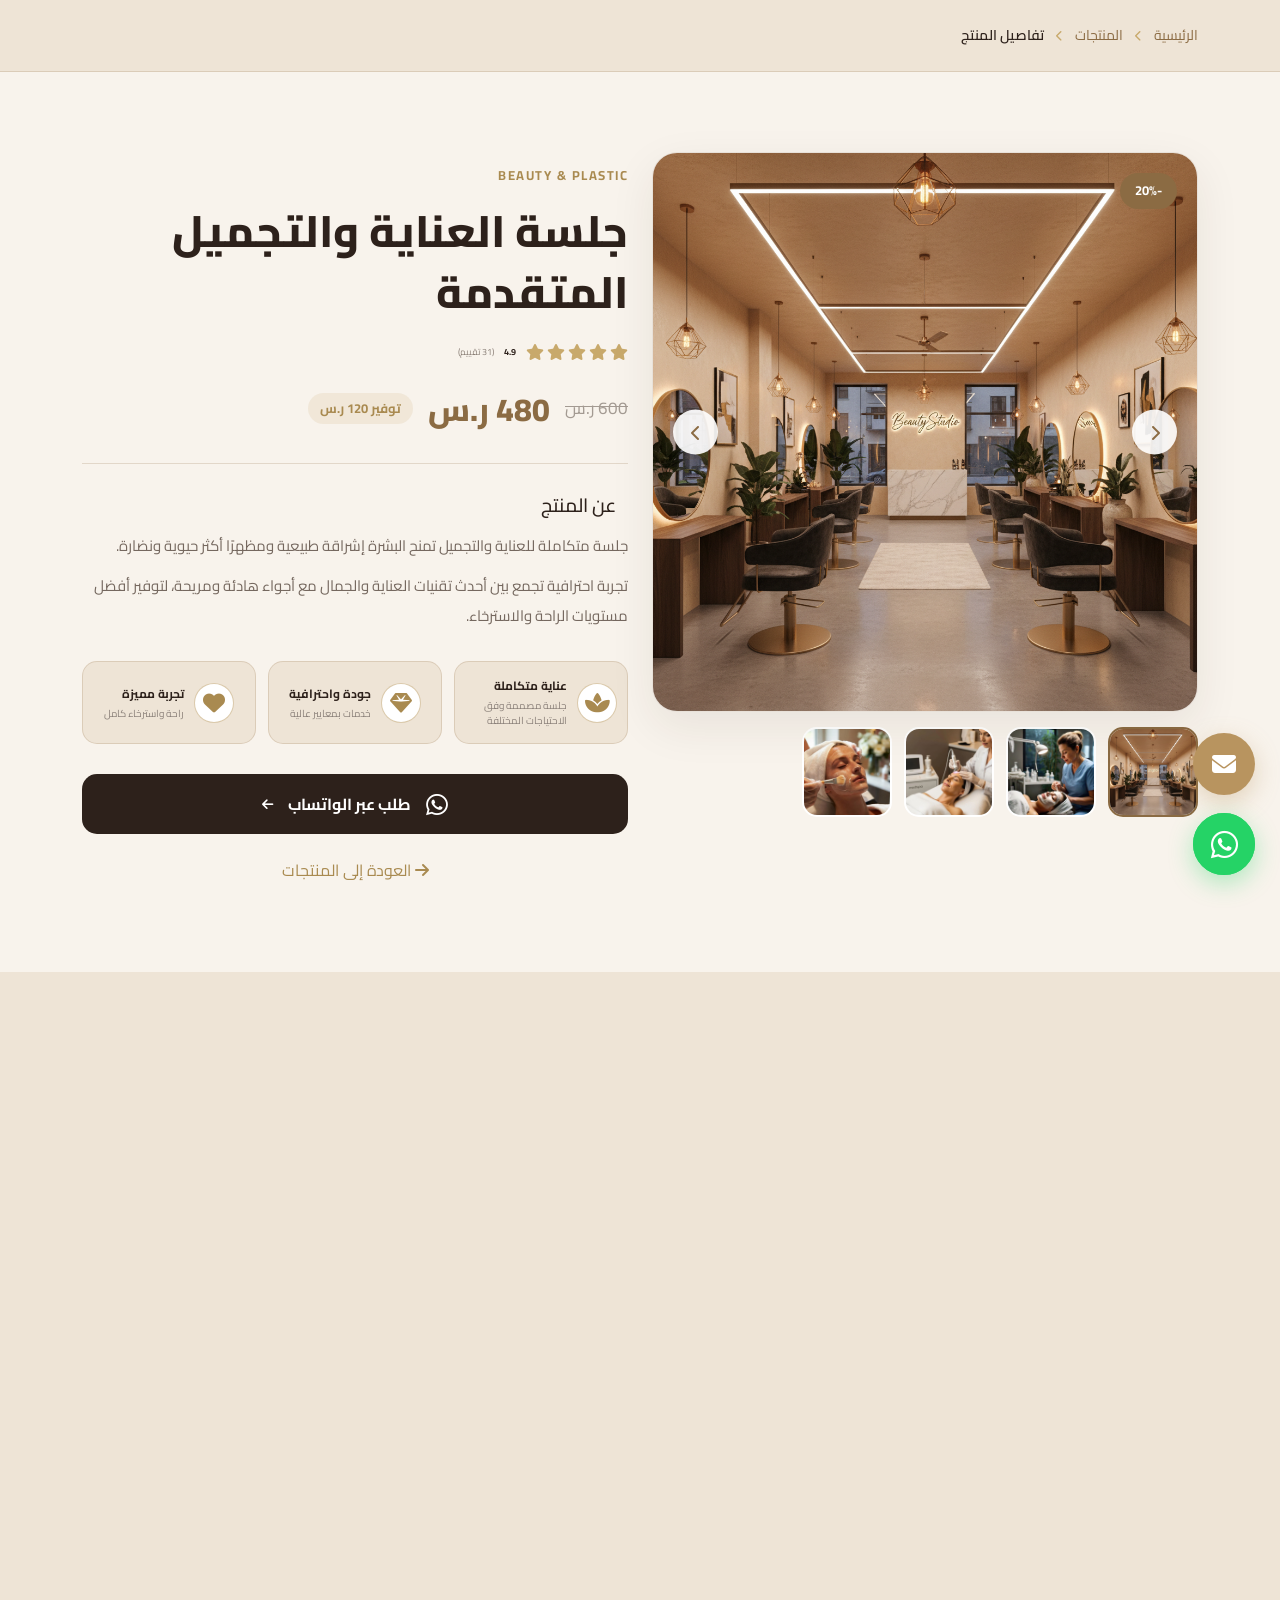
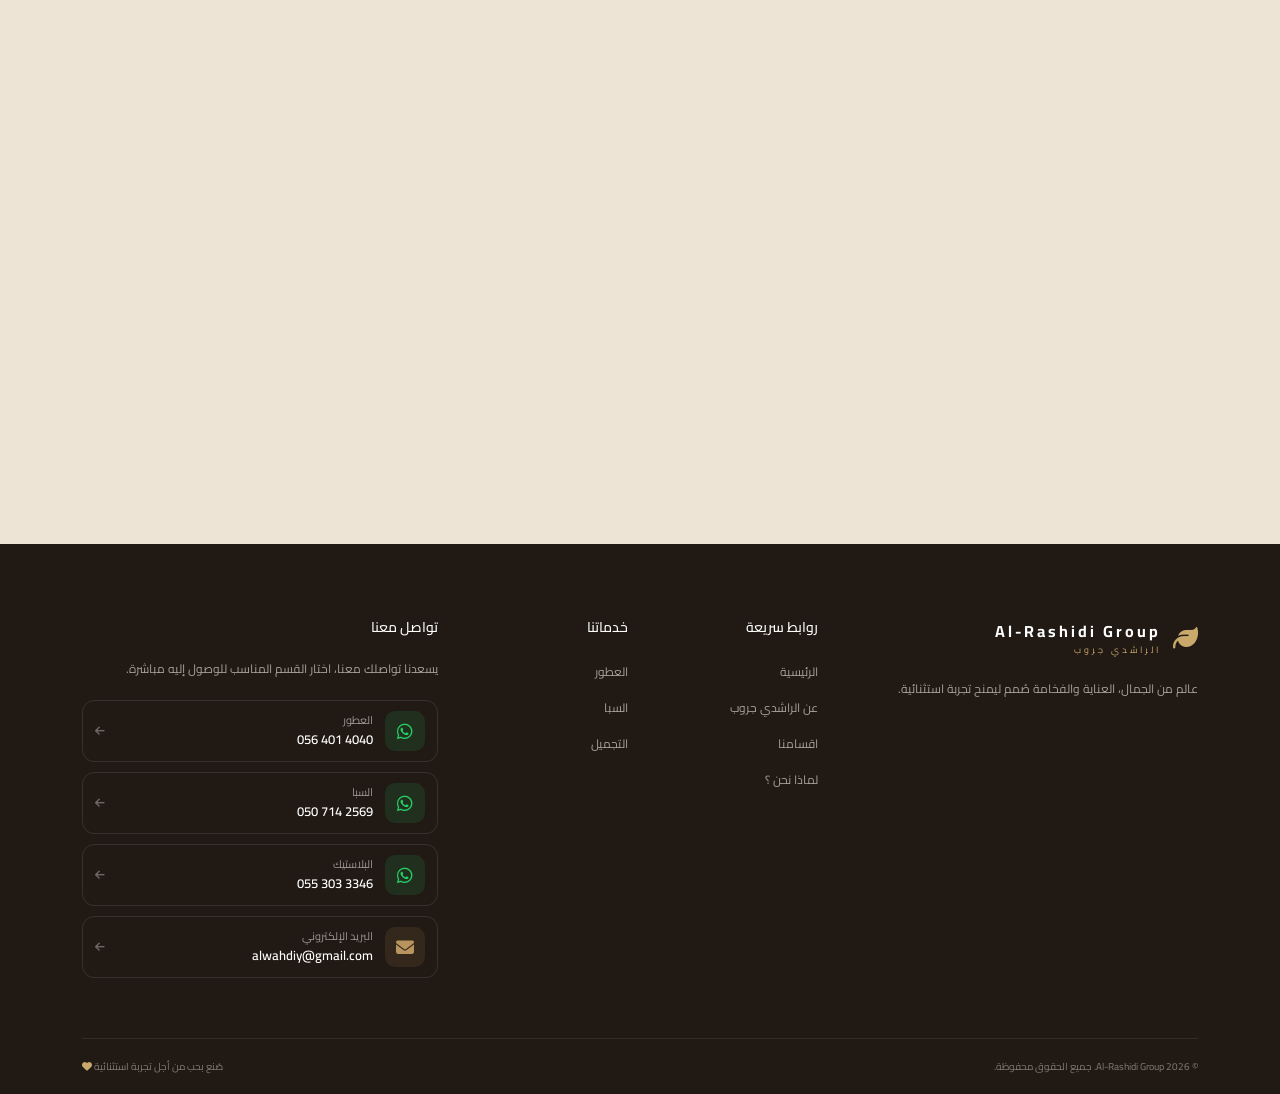
<file: product-detail.html>
<!doctype html>
<html lang="ar" dir="rtl">

<head>
  <!-- ========================================
       BASIC
  ======================================== -->

  <meta charset="UTF-8">
  <meta name="viewport" content="width=device-width, initial-scale=1.0">
  <title> Al-Rashidi Group | الراشدي جروب - عطور وسبا وتجميل </title>
  <meta name="description"
    content="الراشدي جروب - عالم متكامل من الجمال والعناية والفخامة. اكتشف خدمات العطور الفاخرة والسبا والتجميل والبلاستيك واستمتع بتجربة استثنائية.">
  <meta name="keywords"
    content="الراشدي جروب, Al-Rashidi Group, عطور, عطور فاخرة, عطور نسائية, عطور رجالية, سبا, خدمات سبا, تجميل, تجميل وبلاستيك, خدمات التجميل, العناية بالجمال,">
  <meta name="author" content="Al-Rashidi Group">
  <meta name="robots" content="index, follow, max-image-preview:large, max-snippet:-1, max-video-preview:-1">
  <meta name="googlebot" content="index, follow, max-image-preview:large, max-snippet:-1, max-video-preview:-1">
  <meta name="bingbot" content="index, follow">
  <meta name="language" content="Arabic">
  <meta name="content-language" content="ar">
  <meta name="rating" content="general">
  <meta name="distribution" content="global">
  <!-- ========================================= CANONICAL ========================================== -->
  <link rel="canonical" href="https://yourdomain.com/">
  <!-- ========================================= OPEN GRAPH ========================================== -->
  <meta property="og:type" content="website">
  <meta property="og:title" content="Al-Rashidi Group | الراشدي جروب">
  <meta property="og:description"
    content="اكتشف عالمًا من الجمال والعناية والفخامة مع الراشدي جروب. عطور فاخرة، خدمات سبا وتجميل وبلاستيك وتجربة استثنائية.">
  <meta property="og:url" content="https://yourdomain.com/">
  <meta property="og:site_name" content="Al-Rashidi Group">
  <meta property="og:locale" content="ar_SA">
  <meta property="og:image" content="https://yourdomain.com/images/og-image.jpg">
  <meta property="og:image:alt" content="Al-Rashidi Group - الراشدي جروب">
  <meta property="og:image:width" content="1200">
  <meta property="og:image:height" content="630">
  <!-- ========================================= TWITTER / X ========================================== -->
  <meta name="twitter:card" content="summary_large_image">
  <meta name="twitter:title" content="Al-Rashidi Group | الراشدي جروب">
  <meta name="twitter:description" content="عالم من الجمال والعناية والفخامة. عطور، سبا، تجميل وخدمات متخصصة.">
  <meta name="twitter:image" content="https://yourdomain.com/images/og-image.jpg">
  <meta name="twitter:image:alt" content="Al-Rashidi Group">
  <!-- ========================================= FAVICON ========================================== -->
  <link rel="icon" type="image/png" href="images/favicon.png">
  <link rel="apple-touch-icon" href="images/apple-touch-icon.png">
  <!-- ========================================= THEME COLOR ========================================== -->
  <meta name="theme-color" content="#b8945f">
  <meta name="msapplication-TileColor" content="#b8945f">
  <!-- ========================================= GOOGLE FONTS PERFORMANCE ========================================== -->
  <link rel="preconnect" href="https://fonts.googleapis.com">
  <link rel="preconnect" href="https://fonts.gstatic.com" crossorigin>
  <!-- ========================================= STRUCTURED DATA ORGANIZATION ========================================== -->
  <script
    type="application/ld+json"> { "@context": "https://schema.org", "@type": "Organization", "name": "Al-Rashidi Group", "alternateName": "الراشدي جروب", "url": "https://yourdomain.com/", "logo": "https://yourdomain.com/images/logo.png", "image": "https://yourdomain.com/images/og-image.jpg", "description": "الراشدي جروب يقدم خدمات العطور والسبا والتجميل والبلاستيك.", "email": "mailto:alwahdiy@gmail.com", "telephone": [ "+966564014040", "+966507142569", "+966553033346" ], "contactPoint": [ { "@type": "ContactPoint", "telephone": "+966564014040", "contactType": "customer service", "areaServed": "SA", "availableLanguage": ["ar"] }, { "@type": "ContactPoint", "telephone": "+966507142569", "contactType": "customer service", "areaServed": "SA", "availableLanguage": ["ar"] }, { "@type": "ContactPoint", "telephone": "+966553033346", "contactType": "customer service", "areaServed": "SA", "availableLanguage": ["ar"] } ] } </script>
  <!-- ========================================= WEBSITE SCHEMA ========================================== -->
  <script
    type="application/ld+json"> { "@context": "https://schema.org", "@type": "WebSite", "name": "Al-Rashidi Group", "alternateName": "الراشدي جروب", "url": "https://yourdomain.com/", "inLanguage": "ar" } </script>
  <!-- ========================================= LOCAL BUSINESS SCHEMA ========================================== -->
  <script
    type="application/ld+json"> { "@context": "https://schema.org", "@type": "BeautySalon", "name": "Al-Rashidi Group", "alternateName": "الراشدي جروب", "url": "https://yourdomain.com/", "logo": "https://yourdomain.com/images/logo.png", "image": "https://yourdomain.com/images/og-image.jpg", "description": "الراشدي جروب للعطور والسبا والتجميل والبلاستيك.", "email": "alwahdiy@gmail.com", "telephone": "+966564014040", "priceRange": "$$", "currenciesAccepted": "SAR", "areaServed": { "@type": "Country", "name": "Saudi Arabia" } } </script>
  <link rel="stylesheet" href="css/bootstrap.min.css" />

  <link rel="stylesheet" href="css/all.min.css" />

  <link rel="preconnect" href="https://fonts.googleapis.com" />

  <link rel="preconnect" href="https://fonts.gstatic.com" crossorigin />

  <link
    href="https://fonts.googleapis.com/css2?family=Cairo:wght@200..1000&family=Inter:ital,opsz,wght@0,14..32,100..900;1,14..32,100..900&display=swap"
    rel="stylesheet" />

  <link rel="stylesheet" href="https://unpkg.com/aos@2.3.4/dist/aos.css" />

  <link rel="stylesheet" href="https://cdn.jsdelivr.net/npm/swiper@11/swiper-bundle.min.css" />

  <link rel="stylesheet" href="css/index.css" />
</head>

<body>


  <!-- =========================
       BREADCRUMB
  ========================== -->

  <section class="breadcrumb-section">

    <div class="container">

      <div class="custom-breadcrumb">

        <a href="index.html">
          الرئيسية
        </a>

        <i class="fa-solid fa-chevron-left"></i>

        <a href="products.html.html">
          المنتجات
        </a>

        <i class="fa-solid fa-chevron-left"></i>

        <span>
          تفاصيل المنتج
        </span>

      </div>

    </div>

  </section>

  <section class="product-details-section">

    <div class="container">

      <div class="row g-4 align-items-start" data-aos="fade-up">

        <div class="col-lg-6">

          <div class="product-gallery">

            <div class="main-image-wrapper">

              <div class="swiper-button-custom prev-image">
                <i class="fa-solid fa-chevron-right"></i>
              </div>

              <img id="mainProductImage" src="images/product-3.png" alt="جلسة العناية والتجميل المتقدمة">

              <div class="swiper-button-custom next-image">
                <i class="fa-solid fa-chevron-left"></i>
              </div>

              <span class="main-discount">
                -20%
              </span>

            </div>

            <div class="product-thumbnails">

              <div class="thumbnail active" data-image="images/product-3.png">
                <img src="images/product-3.png" alt="جلسة العناية والتجميل المتقدمة">
              </div>

              <div class="thumbnail" data-image="images/product-details-1.jpg">
                <img src="images/product-details-1.jpg" alt="تفاصيل جلسة العناية والتجميل">
              </div>

              <div class="thumbnail" data-image="images/product-details-2.jpg">
                <img src="images/product-details-2.jpg" alt="تفاصيل خدمات التجميل">
              </div>

              <div class="thumbnail" data-image="images/product-details-3.jpg">
                <img src="images/product-details-3.jpg" alt="تفاصيل العناية والتجميل">
              </div>

            </div>

          </div>

        </div>

        <div class="col-lg-6">

          <div class="product-details-content">

            <span class="product-category">
              BEAUTY & PLASTIC
            </span>

            <h1 class="product-title">
              جلسة العناية والتجميل المتقدمة
            </h1>

            <div class="product-rating">

              <div class="stars">

                <i class="fa-solid fa-star"></i>
                <i class="fa-solid fa-star"></i>
                <i class="fa-solid fa-star"></i>
                <i class="fa-solid fa-star"></i>
                <i class="fa-solid fa-star"></i>

              </div>

              <span>
                4.9
              </span>

              <small>
                (31 تقييم)
              </small>

            </div>

            <div class="product-price-box">

              <span class="old-price">
                600 ر.س
              </span>

              <strong>
                480 ر.س
              </strong>

              <span class="save-price">
                توفير 120 ر.س
              </span>

            </div>

            <div class="details-divider"></div>

            <div class="product-description-box">

              <h4>
                <i class="fa-solid fa-sparkles"></i>
                عن المنتج
              </h4>

              <p>
                جلسة متكاملة للعناية والتجميل تمنح البشرة
                إشراقة طبيعية ومظهرًا أكثر حيوية ونضارة.
              </p>

              <p>
                تجربة احترافية تجمع بين أحدث تقنيات
                العناية والجمال مع أجواء هادئة ومريحة،
                لتوفير أفضل مستويات الراحة والاسترخاء.
              </p>

            </div>

            <div class="product-features">

              <div class="feature-item">

                <span class="feature-icon">
                  <i class="fa-solid fa-spa"></i>
                </span>

                <div>

                  <strong>
                    عناية متكاملة
                  </strong>

                  <small>
                    جلسة مصممة وفق الاحتياجات المختلفة
                  </small>

                </div>

              </div>

              <div class="feature-item">

                <span class="feature-icon">
                  <i class="fa-solid fa-gem"></i>
                </span>

                <div>

                  <strong>
                    جودة واحترافية
                  </strong>

                  <small>
                    خدمات بمعايير عالية
                  </small>

                </div>

              </div>

              <div class="feature-item">

                <span class="feature-icon">
                  <i class="fa-solid fa-heart"></i>
                </span>

                <div>

                  <strong>
                    تجربة مميزة
                  </strong>

                  <small>
                    راحة واسترخاء كامل
                  </small>

                </div>

              </div>

            </div>

            <button class="whatsapp-order-btn" id="whatsappOrderBtn">

              <i class="fa-brands fa-whatsapp"></i>

              <span>
                طلب عبر الواتساب
              </span>

              <i class="fa-solid fa-arrow-left"></i>

            </button>

            <div class="d-flex align-items-center justify-content-center mt-4">
              <a href="products.html" class="text-accent text-decoration-none text-center d-inline-block ">

                <i class="fa-solid fa-arrow-right"></i>

                العودة إلى المنتجات

              </a>
            </div>

          </div>

        </div>

      </div>

    </div>

  </section>




  <section class="suggested-section">

    <div class="container">

      <div class="section-heading" data-aos="fade-up">

        <span>
          قد يعجبك أيضًا
        </span>

        <h2>
          منتجات مقترحة
        </h2>

        <p>
          اكتشفي منتجات وخدمات أخرى قد تناسب احتياجاتك
        </p>

      </div>




    </div>
    <div class="container-fluied">
      <div class="offers-slider-wrapper" data-aos="fade-up">

        <div class="swiper veloraOffersSwiper">

          <div class="swiper-wrapper">

            <div class="swiper-slide">

              <div class="offer-card">

                <div class="offer-image">

                  <img src="images/product-1.jpg" alt="عطر الراشدي جروب الملكي">

                  <span class="discount-badge">
                    -30%
                  </span>

                  <a href="product-detail.html" class="quick-view">
                    <i class="fa-regular fa-eye"></i>
                    عرض سريع
                  </a>

                </div>

                <div class="offer-info">

                  <span class="product-category">
                    PERFUMES
                  </span>

                  <h3>
                    عطر الراشدي جروب الملكي
                  </h3>

                  <p class="product-description">
                    مزيج فاخر من الزهور الشرقية والنفحات الدافئة.
                  </p>

                  <div class="product-rating">

                    <span>
                      <i class="fa-solid fa-star"></i>
                      <i class="fa-solid fa-star"></i>
                      <i class="fa-solid fa-star"></i>
                      <i class="fa-solid fa-star"></i>
                      <i class="fa-solid fa-star"></i>
                    </span>

                    <small>
                      (24)
                    </small>

                  </div>

                  <div class="product-bottom">

                    <div class="product-price">

                      <span class="old-price">
                        450 ر.س
                      </span>

                      <strong>
                        315 ر.س
                      </strong>

                    </div>

                  </div>

                  <div class="mt-3">
                    <a href="/#booking" class="booking-btn">
                      احجز الآن
                      <span>
                        <i class="fa-solid fa-arrow-left"></i>
                      </span>
                    </a>
                  </div>

                </div>

              </div>

            </div>

            <div class="swiper-slide">

              <div class="offer-card">

                <div class="offer-image">

                  <img src="images/product-2.jpg" alt="جلسة سبا واسترخاء">




                  <a href="product-detail.html" class="quick-view">
                    <i class="fa-regular fa-eye"></i>
                    عرض سريع
                  </a>

                </div>

                <div class="offer-info">

                  <span class="product-category">
                    SPA EXPERIENCE
                  </span>

                  <h3>
                    جلسة الاسترخاء الفاخرة
                  </h3>

                  <p class="product-description">
                    امنح نفسك لحظات من الهدوء والعناية مع جلسة سبا متكاملة للجسم والروح.
                  </p>

                  <div class="product-rating">

                    <span>
                      <i class="fa-solid fa-star"></i>
                      <i class="fa-solid fa-star"></i>
                      <i class="fa-solid fa-star"></i>
                      <i class="fa-solid fa-star"></i>
                      <i class="fa-solid fa-star"></i>
                    </span>

                    <small>
                      (28)
                    </small>

                  </div>

                  <div class="product-bottom">

                    <div class="product-price">



                      <strong>
                        300 ر.س
                      </strong>

                    </div>

                  </div>

                  <div class="mt-3">
                    <a href="/#booking" class="booking-btn">
                      احجز الآن
                      <span>
                        <i class="fa-solid fa-arrow-left"></i>
                      </span>
                    </a>
                  </div>

                </div>

              </div>

            </div>

            <div class="swiper-slide">

              <div class="offer-card">

                <div class="offer-image">

                  <img src="images/product-3.png" alt="خدمات التجميل والبلاستيك">



                  <a href="product-detail.html" class="quick-view">
                    <i class="fa-regular fa-eye"></i>
                    عرض سريع
                  </a>

                </div>

                <div class="offer-info">

                  <span class="product-category">
                    BEAUTY & PLASTIC
                  </span>

                  <h3>
                    جلسة العناية والتجميل المتقدمة
                  </h3>

                  <p class="product-description">
                    خدمات تجميل متقدمة تمنحك إطلالة طبيعية ومشرقة بلمسات احترافية.
                  </p>

                  <div class="product-rating">

                    <span>
                      <i class="fa-solid fa-star"></i>
                      <i class="fa-solid fa-star"></i>
                      <i class="fa-solid fa-star"></i>
                      <i class="fa-solid fa-star"></i>
                      <i class="fa-solid fa-star"></i>
                    </span>

                    <small>
                      (31)
                    </small>

                  </div>

                  <div class="product-bottom">

                    <div class="product-price">



                      <strong>
                        480 ر.س
                      </strong>

                    </div>

                  </div>

                  <div class="mt-3">
                    <a href="/#booking" class="booking-btn">
                      احجز الآن
                      <span>
                        <i class="fa-solid fa-arrow-left"></i>
                      </span>
                    </a>
                  </div>

                </div>

              </div>

            </div>

            <div class="swiper-slide">

              <div class="offer-card">

                <div class="offer-image">

                  <img src="images/product-1.jpg" alt="عطر الراشدي جروب الملكي">

                  <span class="discount-badge">
                    -30%
                  </span>

                  <a href="product-detail.html" class="quick-view">
                    <i class="fa-regular fa-eye"></i>
                    عرض سريع
                  </a>

                </div>

                <div class="offer-info">

                  <span class="product-category">
                    PERFUMES
                  </span>

                  <h3>
                    عطر الراشدي جروب الملكي
                  </h3>

                  <p class="product-description">
                    مزيج فاخر من الزهور الشرقية والنفحات الدافئة.
                  </p>

                  <div class="product-rating">

                    <span>
                      <i class="fa-solid fa-star"></i>
                      <i class="fa-solid fa-star"></i>
                      <i class="fa-solid fa-star"></i>
                      <i class="fa-solid fa-star"></i>
                      <i class="fa-solid fa-star"></i>
                    </span>

                    <small>
                      (24)
                    </small>

                  </div>

                  <div class="product-bottom">

                    <div class="product-price">

                      <span class="old-price">
                        450 ر.س
                      </span>

                      <strong>
                        315 ر.س
                      </strong>

                    </div>

                  </div>

                  <div class="mt-3">
                    <a href="/#booking" class="booking-btn">
                      احجز الآن
                      <span>
                        <i class="fa-solid fa-arrow-left"></i>
                      </span>
                    </a>
                  </div>

                </div>

              </div>

            </div>

            <div class="swiper-slide">

              <div class="offer-card">

                <div class="offer-image">

                  <img src="images/product-2.jpg" alt="جلسة سبا واسترخاء">



                  <a href="product-detail.html" class="quick-view">
                    <i class="fa-regular fa-eye"></i>
                    عرض سريع
                  </a>

                </div>

                <div class="offer-info">

                  <span class="product-category">
                    SPA EXPERIENCE
                  </span>

                  <h3>
                    جلسة الاسترخاء الفاخرة
                  </h3>

                  <p class="product-description">
                    امنح نفسك لحظات من الهدوء والعناية مع جلسة سبا متكاملة للجسم والروح.
                  </p>

                  <div class="product-rating">

                    <span>
                      <i class="fa-solid fa-star"></i>
                      <i class="fa-solid fa-star"></i>
                      <i class="fa-solid fa-star"></i>
                      <i class="fa-solid fa-star"></i>
                      <i class="fa-solid fa-star"></i>
                    </span>

                    <small>
                      (28)
                    </small>

                  </div>

                  <div class="product-bottom">

                    <div class="product-price">



                      <strong>
                        300 ر.س
                      </strong>

                    </div>

                  </div>

                  <div class="mt-3">
                    <a href="/#booking" class="booking-btn">
                      احجز الآن
                      <span>
                        <i class="fa-solid fa-arrow-left"></i>
                      </span>
                    </a>
                  </div>

                </div>

              </div>

            </div>

            <div class="swiper-slide">

              <div class="offer-card">

                <div class="offer-image">

                  <img src="images/product-3.png" alt="خدمات التجميل والبلاستيك">

                  <span class="discount-badge">
                    -20%
                  </span>

                  <a href="product-detail.html" class="quick-view">
                    <i class="fa-regular fa-eye"></i>
                    عرض سريع
                  </a>

                </div>

                <div class="offer-info">

                  <span class="product-category">
                    BEAUTY & PLASTIC
                  </span>

                  <h3>
                    جلسة العناية والتجميل المتقدمة
                  </h3>

                  <p class="product-description">
                    خدمات تجميل متقدمة تمنحك إطلالة طبيعية ومشرقة بلمسات احترافية.
                  </p>

                  <div class="product-rating">

                    <span>
                      <i class="fa-solid fa-star"></i>
                      <i class="fa-solid fa-star"></i>
                      <i class="fa-solid fa-star"></i>
                      <i class="fa-solid fa-star"></i>
                      <i class="fa-solid fa-star"></i>
                    </span>

                    <small>
                      (31)
                    </small>

                  </div>

                  <div class="product-bottom">

                    <div class="product-price">

                      <span class="old-price">
                        600 ر.س
                      </span>

                      <strong>
                        480 ر.س
                      </strong>

                    </div>

                  </div>

                  <div class="mt-3">
                    <a href="/#booking" class="booking-btn">
                      احجز الآن
                      <span>
                        <i class="fa-solid fa-arrow-left"></i>
                      </span>
                    </a>
                  </div>

                </div>

              </div>

            </div>

            <div class="swiper-slide">

              <div class="offer-card">

                <div class="offer-image">

                  <img src="images/product-1.jpg" alt="عطر الراشدي جروب الملكي">



                  <a href="product-detail.html" class="quick-view">
                    <i class="fa-regular fa-eye"></i>
                    عرض سريع
                  </a>

                </div>

                <div class="offer-info">

                  <span class="product-category">
                    PERFUMES
                  </span>

                  <h3>
                    عطر الراشدي جروب الملكي
                  </h3>

                  <p class="product-description">
                    مزيج فاخر من الزهور الشرقية والنفحات الدافئة.
                  </p>

                  <div class="product-rating">

                    <span>
                      <i class="fa-solid fa-star"></i>
                      <i class="fa-solid fa-star"></i>
                      <i class="fa-solid fa-star"></i>
                      <i class="fa-solid fa-star"></i>
                      <i class="fa-solid fa-star"></i>
                    </span>

                    <small>
                      (24)
                    </small>

                  </div>

                  <div class="product-bottom">

                    <div class="product-price">



                      <strong>
                        315 ر.س
                      </strong>

                    </div>

                  </div>

                  <div class="mt-3">
                    <a href="/#booking" class="booking-btn">
                      احجز الآن
                      <span>
                        <i class="fa-solid fa-arrow-left"></i>
                      </span>
                    </a>
                  </div>

                </div>

              </div>

            </div>

            <div class="swiper-slide">

              <div class="offer-card">

                <div class="offer-image">

                  <img src="images/product-2.jpg" alt="جلسة سبا واسترخاء">

                  <span class="discount-badge">
                    -25%
                  </span>

                  <a href="product-detail.html" class="quick-view">
                    <i class="fa-regular fa-eye"></i>
                    عرض سريع
                  </a>

                </div>

                <div class="offer-info">

                  <span class="product-category">
                    SPA EXPERIENCE
                  </span>

                  <h3>
                    جلسة الاسترخاء الفاخرة
                  </h3>

                  <p class="product-description">
                    امنح نفسك لحظات من الهدوء والعناية مع جلسة سبا متكاملة للجسم والروح.
                  </p>

                  <div class="product-rating">

                    <span>
                      <i class="fa-solid fa-star"></i>
                      <i class="fa-solid fa-star"></i>
                      <i class="fa-solid fa-star"></i>
                      <i class="fa-solid fa-star"></i>
                      <i class="fa-solid fa-star"></i>
                    </span>

                    <small>
                      (28)
                    </small>

                  </div>

                  <div class="product-bottom">

                    <div class="product-price">

                      <span class="old-price">
                        400 ر.س
                      </span>

                      <strong>
                        300 ر.س
                      </strong>

                    </div>

                  </div>

                  <div class="mt-3">
                    <a href="/#booking" class="booking-btn">
                      احجز الآن
                      <span>
                        <i class="fa-solid fa-arrow-left"></i>
                      </span>
                    </a>
                  </div>

                </div>

              </div>

            </div>

            <div class="swiper-slide">

              <div class="offer-card">

                <div class="offer-image">

                  <img src="images/product-3.png" alt="خدمات التجميل والبلاستيك">



                  <a href="product-detail.html" class="quick-view">
                    <i class="fa-regular fa-eye"></i>
                    عرض سريع
                  </a>

                </div>

                <div class="offer-info">

                  <span class="product-category">
                    BEAUTY & PLASTIC
                  </span>

                  <h3>
                    جلسة العناية والتجميل المتقدمة
                  </h3>

                  <p class="product-description">
                    خدمات تجميل متقدمة تمنحك إطلالة طبيعية ومشرقة بلمسات احترافية.
                  </p>

                  <div class="product-rating">

                    <span>
                      <i class="fa-solid fa-star"></i>
                      <i class="fa-solid fa-star"></i>
                      <i class="fa-solid fa-star"></i>
                      <i class="fa-solid fa-star"></i>
                      <i class="fa-solid fa-star"></i>
                    </span>

                    <small>
                      (31)
                    </small>

                  </div>

                  <div class="product-bottom">

                    <div class="product-price">



                      <strong>
                        480 ر.س
                      </strong>

                    </div>

                  </div>

                  <div class="mt-3">
                    <a href="/#booking" class="booking-btn">
                      احجز الآن
                      <span>
                        <i class="fa-solid fa-arrow-left"></i>
                      </span>
                    </a>
                  </div>

                </div>

              </div>

            </div>

          </div>

        </div>

        <button class="offers-prev">
          <i class="fa-solid fa-arrow-right"></i>
        </button>

        <button class="offers-next">
          <i class="fa-solid fa-arrow-left"></i>
        </button>

      </div>
    </div>
  </section>





  <footer id="contact">

    <div class="container">

      <div class="row g-4">

        <div class="col-lg-4">

          <div class="footer-logo">

            <i class="fa-solid fa-leaf"></i>

            <div>

              <strong>Al-Rashidi Group</strong>

              <small>الراشدي جروب</small>

            </div>

          </div>

          <p>
            عالم من الجمال، العناية والفخامة
            صُمم ليمنح تجربة استثنائية.
          </p>



        </div>

        <div class="col-6 col-lg-2">

          <h5>روابط سريعة</h5>

          <ul>

            <li><a href="/#">الرئيسية</a></li>
            <li><a href="/#about">عن الراشدي جروب</a></li>

            <li>
              <a href="/#services">
                اقسامنا
              </a>
            </li>
            <li>
              <a href="/#why-velora">
                لماذا نحن ؟
              </a>
            </li>

          </ul>

        </div>

        <div class="col-6 col-lg-2">

          <h5>خدماتنا</h5>

          <ul>

            <li><a href="perfum-products.html">العطور</a></li>
            <li><a href="spa-products.html">السبا</a></li>
            <li><a href="plastic-products.html">التجميل</a></li>

          </ul>

        </div>

        <div class="col-lg-4">

          <h5>
            تواصل معنا
          </h5>

          <p class="footer-contact-text">
            يسعدنا تواصلك معنا، اختار القسم المناسب
            للوصول إليه مباشرة.
          </p>


          <div class="footer-contact-list">

            <a href="https://wa.me/966564014040" target="_blank" class="footer-contact-item">

              <span class="footer-contact-icon whatsapp">
                <i class="fa-brands fa-whatsapp"></i>
              </span>

              <span class="footer-contact-info">

                <small>العطور</small>

                <strong dir="ltr">
                  056 401 4040
                </strong>

              </span>

              <i class="fa-solid fa-arrow-left footer-contact-arrow"></i>

            </a>


            <a href="https://wa.me/966507142569" target="_blank" class="footer-contact-item">

              <span class="footer-contact-icon whatsapp">
                <i class="fa-brands fa-whatsapp"></i>
              </span>

              <span class="footer-contact-info">

                <small>السبا</small>

                <strong dir="ltr">
                  050 714 2569
                </strong>

              </span>

              <i class="fa-solid fa-arrow-left footer-contact-arrow"></i>

            </a>


            <a href="https://wa.me/966553033346" target="_blank" class="footer-contact-item">

              <span class="footer-contact-icon whatsapp">
                <i class="fa-brands fa-whatsapp"></i>
              </span>

              <span class="footer-contact-info">

                <small>البلاستيك</small>

                <strong dir="ltr">
                  055 303 3346
                </strong>

              </span>

              <i class="fa-solid fa-arrow-left footer-contact-arrow"></i>

            </a>


            <a href="mailto:alwahdiy@gmail.com" class="footer-contact-item">

              <span class="footer-contact-icon email">
                <i class="fa-solid fa-envelope"></i>
              </span>

              <span class="footer-contact-info">

                <small>البريد الإلكتروني</small>

                <strong dir="ltr">
                  alwahdiy@gmail.com
                </strong>

              </span>

              <i class="fa-solid fa-arrow-left footer-contact-arrow"></i>

            </a>

          </div>

        </div>



      </div>

      <div class="footer-bottom">

        <span>
          © 2026 Al-Rashidi Group. جميع الحقوق محفوظة.
        </span>

        <span>
          صُنع بحب من أجل تجربة استثنائية
          <i class="fa-solid fa-heart"></i>
        </span>

      </div>

    </div>

  </footer>
  <div class="floating-whatsapp">

    <div class="whatsapp-menu" id="whatsappMenu">

      <div class="whatsapp-menu-title">
        <i class="fab fa-whatsapp"></i>
        <span>تواصل معنا</span>
      </div>

      <p>اختار الخدمة التي تريد التواصل بشأنها</p>

      <button type="button" class="whatsapp-service" data-service="عطور">
        <span class="service-icon">
          <i class="fas fa-spray-can-sparkles"></i>
        </span>

        <span>العطور</span>

        <i class="fas fa-chevron-left"></i>
      </button>


      <button type="button" class="whatsapp-service" data-service="سبا">
        <span class="service-icon">
          <i class="fas fa-spa"></i>
        </span>

        <span>السبا</span>

        <i class="fas fa-chevron-left"></i>
      </button>


      <button type="button" class="whatsapp-service" data-service="Plastic">
        <span class="service-icon">
          <i class="fas fa-wand-magic-sparkles"></i>
        </span>

        <span>Plastic</span>

        <i class="fas fa-chevron-left"></i>
      </button>

    </div>


    <button type="button" class="floating-whatsapp-btn" id="floatingWhatsappBtn" aria-label="تواصل معنا عبر WhatsApp">

      <i class="fab fa-whatsapp"></i>

      <span class="whatsapp-pulse"></span>

    </button>

  </div>

  <a href="mailto:alwahdiy@gmail.com" class="floating-email" aria-label="تواصل معنا عبر البريد الإلكتروني">
    <i class="fas fa-envelope"></i>
  </a>

  <button type="button" class="back-to-top" id="backToTop" aria-label="العودة إلى أعلى الصفحة">
    <i class="fa-solid fa-arrow-up"></i>
  </button>


  <script src="js/bootstrap.bundle.min.js"></script>

  <script src="https://unpkg.com/aos@2.3.4/dist/aos.js"></script>

  <script src="https://cdn.jsdelivr.net/npm/swiper@11/swiper-bundle.min.js"></script>

  <script src="js/index.js"></script>
</body>

</html>
</file>
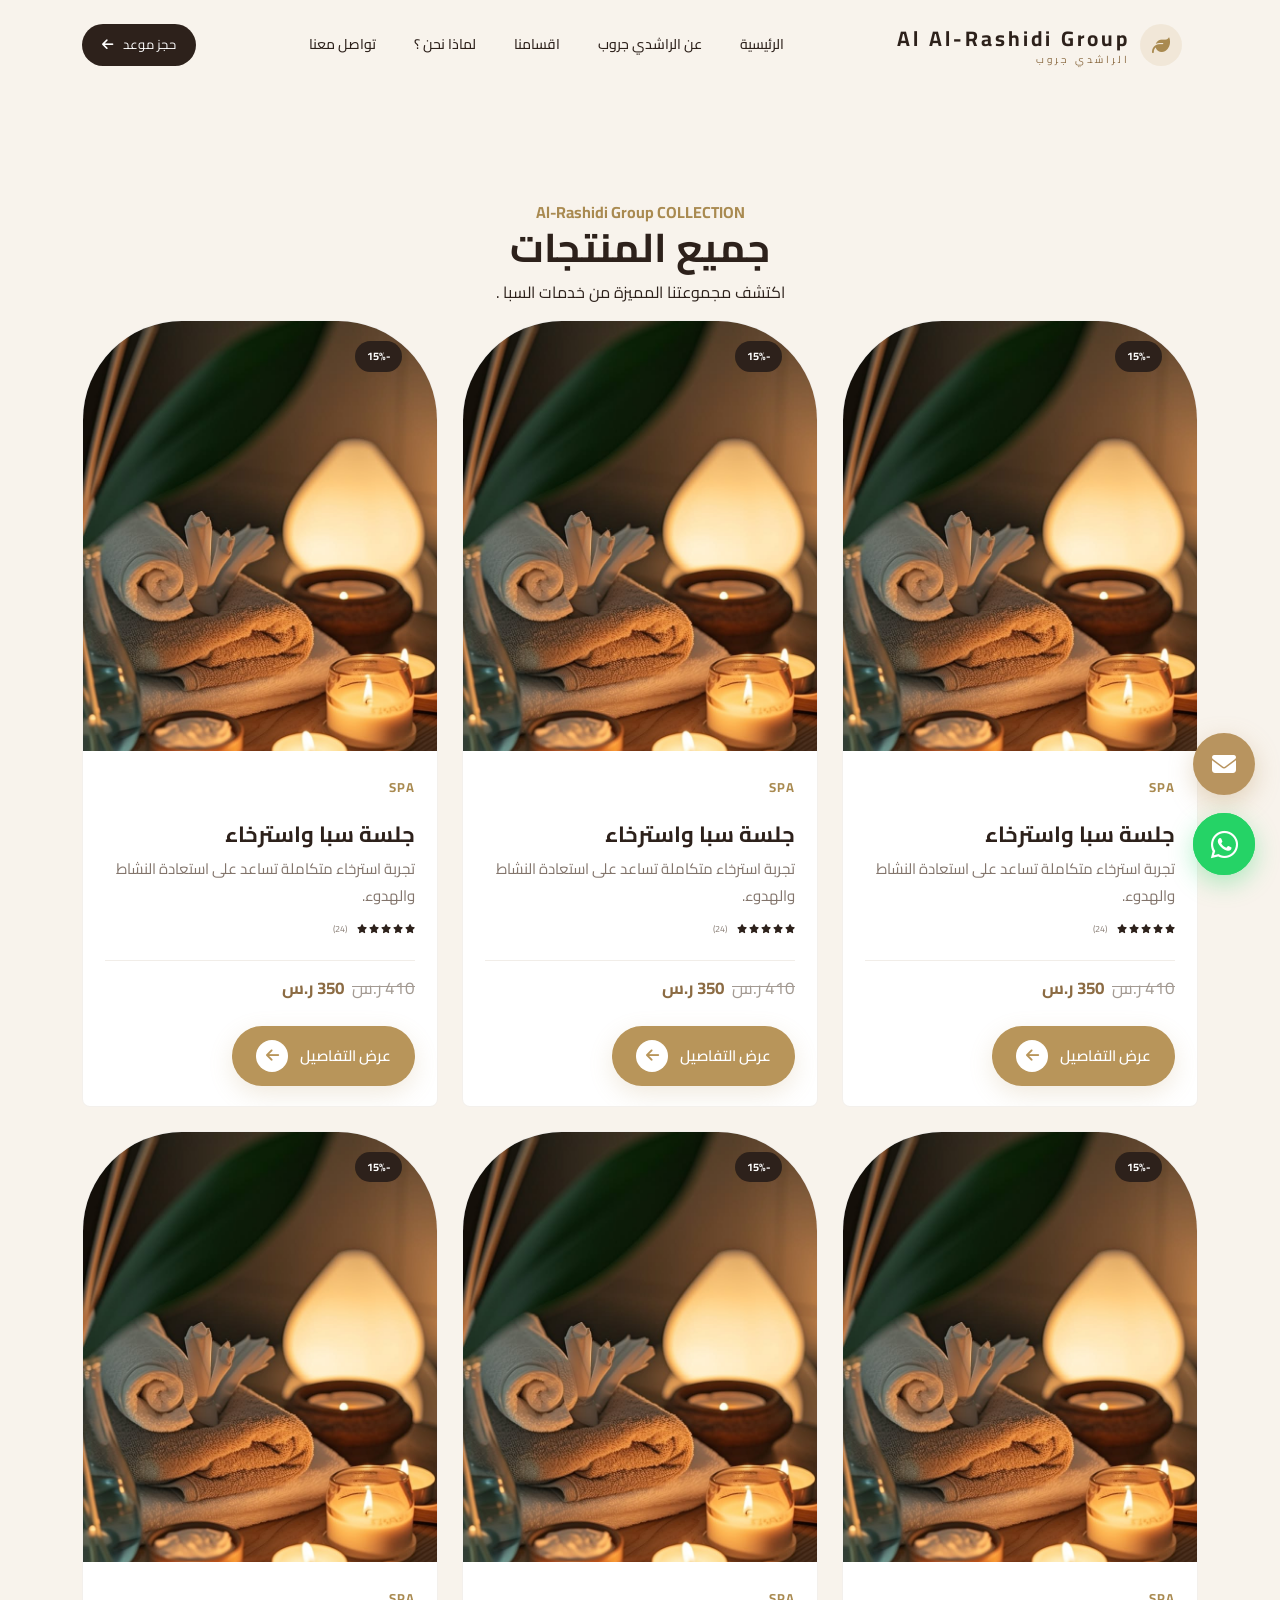
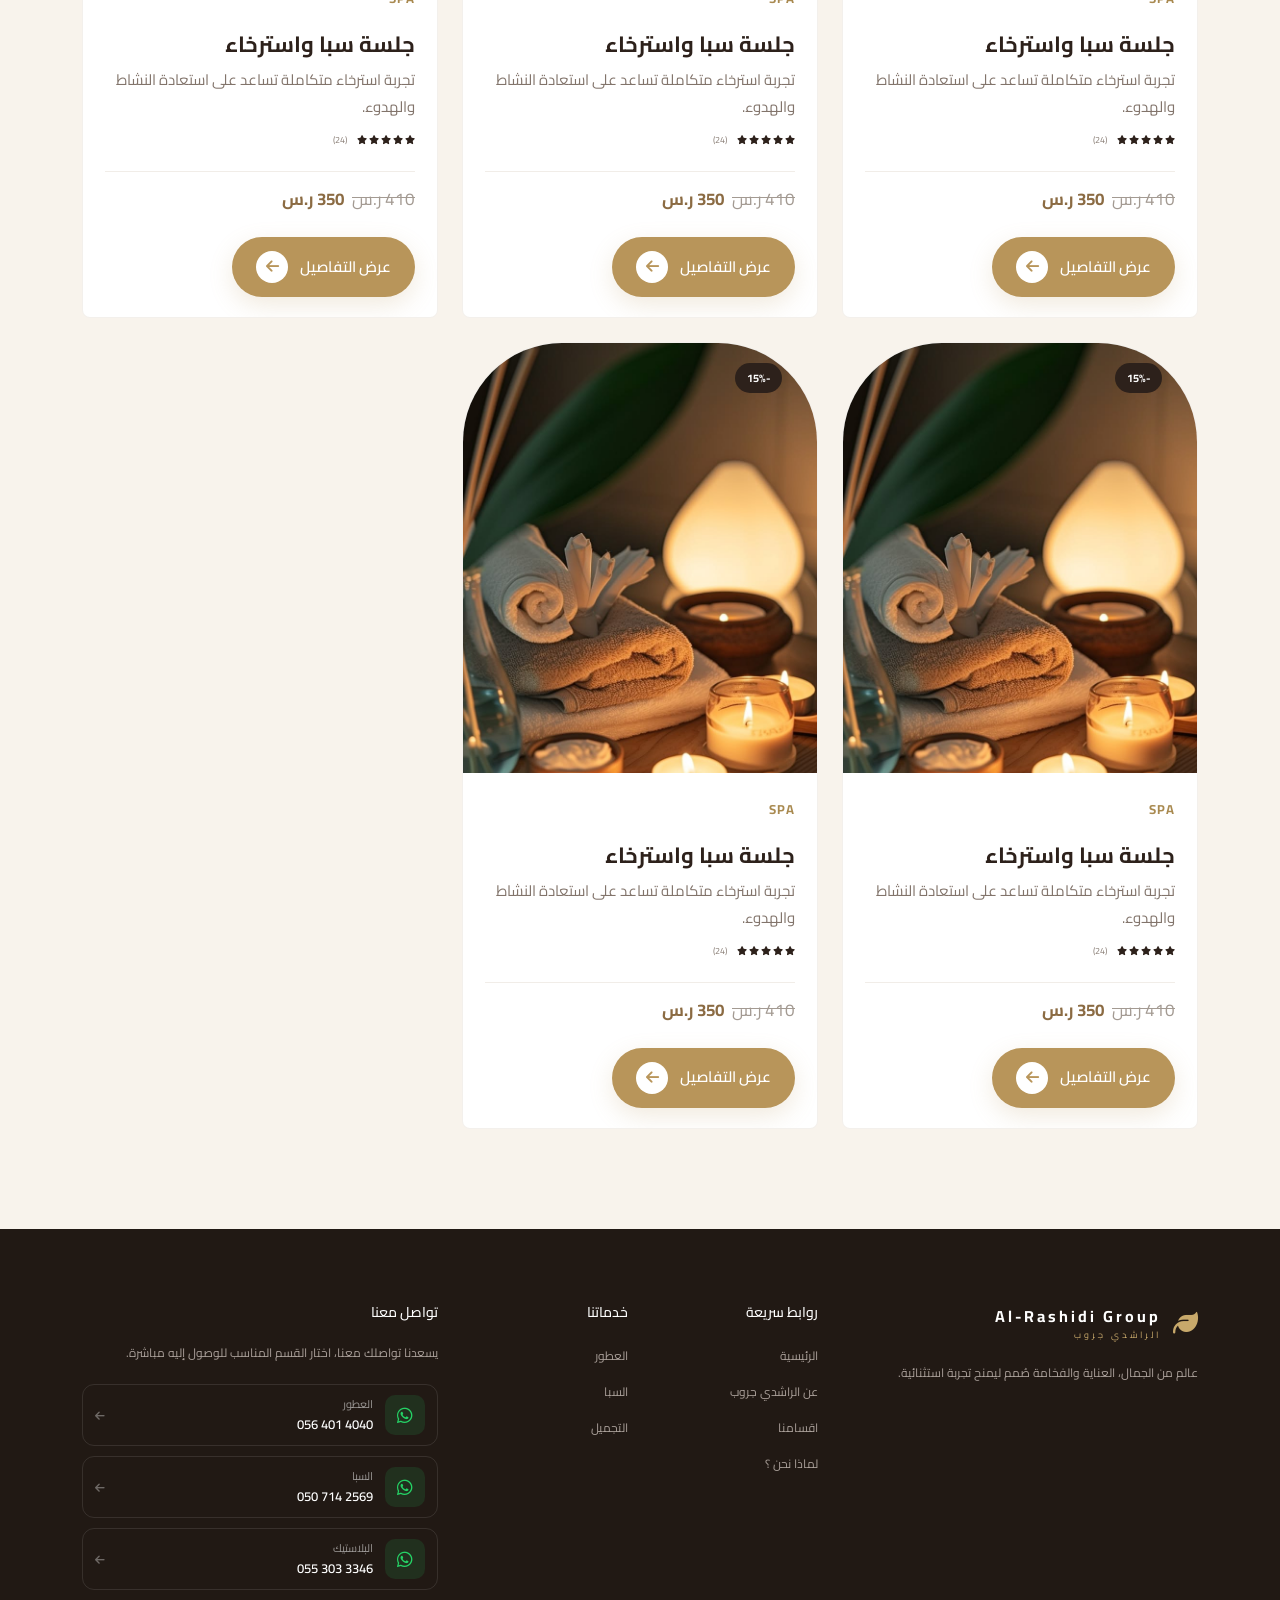
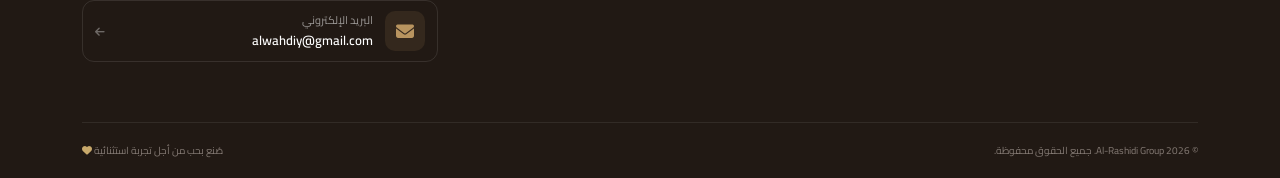
<file: spa-products.html>
<!doctype html>
<html lang="ar" dir="rtl">

<head>
    <!-- ========================================
       BASIC
  ======================================== -->

    <meta charset="UTF-8">
    <meta name="viewport" content="width=device-width, initial-scale=1.0">
    <title> Al-Rashidi Group | الراشدي جروب - عطور وسبا وتجميل </title>
    <meta name="description"
        content="الراشدي جروب - عالم متكامل من الجمال والعناية والفخامة. اكتشف خدمات العطور الفاخرة والسبا والتجميل والبلاستيك واستمتع بتجربة استثنائية.">
    <meta name="keywords"
        content="الراشدي جروب, Al-Rashidi Group, عطور, عطور فاخرة, عطور نسائية, عطور رجالية, سبا, خدمات سبا, تجميل, تجميل وبلاستيك, خدمات التجميل, العناية بالجمال,">
    <meta name="author" content="Al-Rashidi Group">
    <meta name="robots" content="index, follow, max-image-preview:large, max-snippet:-1, max-video-preview:-1">
    <meta name="googlebot" content="index, follow, max-image-preview:large, max-snippet:-1, max-video-preview:-1">
    <meta name="bingbot" content="index, follow">
    <meta name="language" content="Arabic">
    <meta name="content-language" content="ar">
    <meta name="rating" content="general">
    <meta name="distribution" content="global">
    <!-- ========================================= CANONICAL ========================================== -->
    <link rel="canonical" href="https://yourdomain.com/">
    <!-- ========================================= OPEN GRAPH ========================================== -->
    <meta property="og:type" content="website">
    <meta property="og:title" content="Al-Rashidi Group | الراشدي جروب">
    <meta property="og:description"
        content="اكتشف عالمًا من الجمال والعناية والفخامة مع الراشدي جروب. عطور فاخرة، خدمات سبا وتجميل وبلاستيك وتجربة استثنائية.">
    <meta property="og:url" content="https://yourdomain.com/">
    <meta property="og:site_name" content="Al-Rashidi Group">
    <meta property="og:locale" content="ar_SA">
    <meta property="og:image" content="https://yourdomain.com/images/og-image.jpg">
    <meta property="og:image:alt" content="Al-Rashidi Group - الراشدي جروب">
    <meta property="og:image:width" content="1200">
    <meta property="og:image:height" content="630">
    <!-- ========================================= TWITTER / X ========================================== -->
    <meta name="twitter:card" content="summary_large_image">
    <meta name="twitter:title" content="Al-Rashidi Group | الراشدي جروب">
    <meta name="twitter:description" content="عالم من الجمال والعناية والفخامة. عطور، سبا، تجميل وخدمات متخصصة.">
    <meta name="twitter:image" content="https://yourdomain.com/images/og-image.jpg">
    <meta name="twitter:image:alt" content="Al-Rashidi Group">
    <!-- ========================================= FAVICON ========================================== -->
    <link rel="icon" type="image/png" href="images/favicon.png">
    <link rel="apple-touch-icon" href="images/apple-touch-icon.png">
    <!-- ========================================= THEME COLOR ========================================== -->
    <meta name="theme-color" content="#b8945f">
    <meta name="msapplication-TileColor" content="#b8945f">
    <!-- ========================================= GOOGLE FONTS PERFORMANCE ========================================== -->
    <link rel="preconnect" href="https://fonts.googleapis.com">
    <link rel="preconnect" href="https://fonts.gstatic.com" crossorigin>
    <!-- ========================================= STRUCTURED DATA ORGANIZATION ========================================== -->
    <script
        type="application/ld+json"> { "@context": "https://schema.org", "@type": "Organization", "name": "Al-Rashidi Group", "alternateName": "الراشدي جروب", "url": "https://yourdomain.com/", "logo": "https://yourdomain.com/images/logo.png", "image": "https://yourdomain.com/images/og-image.jpg", "description": "الراشدي جروب يقدم خدمات العطور والسبا والتجميل والبلاستيك.", "email": "mailto:alwahdiy@gmail.com", "telephone": [ "+966564014040", "+966507142569", "+966553033346" ], "contactPoint": [ { "@type": "ContactPoint", "telephone": "+966564014040", "contactType": "customer service", "areaServed": "SA", "availableLanguage": ["ar"] }, { "@type": "ContactPoint", "telephone": "+966507142569", "contactType": "customer service", "areaServed": "SA", "availableLanguage": ["ar"] }, { "@type": "ContactPoint", "telephone": "+966553033346", "contactType": "customer service", "areaServed": "SA", "availableLanguage": ["ar"] } ] } </script>
    <!-- ========================================= WEBSITE SCHEMA ========================================== -->
    <script
        type="application/ld+json"> { "@context": "https://schema.org", "@type": "WebSite", "name": "Al-Rashidi Group", "alternateName": "الراشدي جروب", "url": "https://yourdomain.com/", "inLanguage": "ar" } </script>
    <!-- ========================================= LOCAL BUSINESS SCHEMA ========================================== -->
    <script
        type="application/ld+json"> { "@context": "https://schema.org", "@type": "BeautySalon", "name": "Al-Rashidi Group", "alternateName": "الراشدي جروب", "url": "https://yourdomain.com/", "logo": "https://yourdomain.com/images/logo.png", "image": "https://yourdomain.com/images/og-image.jpg", "description": "الراشدي جروب للعطور والسبا والتجميل والبلاستيك.", "email": "alwahdiy@gmail.com", "telephone": "+966564014040", "priceRange": "$$", "currenciesAccepted": "SAR", "areaServed": { "@type": "Country", "name": "Saudi Arabia" } } </script>
    <link rel="stylesheet" href="css/bootstrap.min.css" />

    <link rel="stylesheet" href="css/all.min.css" />

    <link rel="preconnect" href="https://fonts.googleapis.com" />

    <link rel="preconnect" href="https://fonts.gstatic.com" crossorigin />

    <link
        href="https://fonts.googleapis.com/css2?family=Cairo:wght@200..1000&family=Inter:ital,opsz,wght@0,14..32,100..900;1,14..32,100..900&display=swap"
        rel="stylesheet" />

    <link rel="stylesheet" href="https://unpkg.com/aos@2.3.4/dist/aos.css" />

    <link rel="stylesheet" href="https://cdn.jsdelivr.net/npm/swiper@11/swiper-bundle.min.css" />

    <link rel="stylesheet" href="css/index.css" />
</head>

<body>
    <nav class="navbar navbar-expand-lg velora-navbar">

        <div class="container">

            <a class="navbar-brand velora-logo" href="#">

                <span class="logo-icon">
                    <i class="fa-solid fa-leaf"></i>
                </span>

                <span>
                    <strong>Al Al-Rashidi Group</strong>
                    <small> الراشدي جروب </small>
                </span>

            </a>

            <button class="navbar-toggler" type="button" data-bs-toggle="collapse" data-bs-target="#veloraNavbar"
                aria-controls="veloraNavbar" aria-expanded="false" aria-label="فتح القائمة">
                <i class="fa-solid fa-bars"></i>
            </button>

            <div class="collapse navbar-collapse" id="veloraNavbar">

                <ul class="navbar-nav mx-auto mb-2 mb-lg-0">

                    <li class="nav-item">
                        <a class="nav-link active" href="/#home">
                            الرئيسية
                        </a>
                    </li>



                    <li class="nav-item">
                        <a class="nav-link" href="/#about">
                            عن الراشدي جروب
                        </a>
                    </li>

                    <li class="nav-item">
                        <a class="nav-link" href="/#services">
                            اقسامنا
                        </a>
                    </li>
                    <li class="nav-item">
                        <a class="nav-link" href="/#why-velora">
                            لماذا نحن ؟
                        </a>
                    </li>
                    <li class="nav-item">
                        <a class="nav-link" href="/#contact">
                            تواصل معنا
                        </a>
                    </li>

                </ul>

                <div class="navbar-actions">

                    <a href="/#booking" class="nav-book-btn">
                        حجز موعد
                        <i class="fa-solid fa-arrow-left"></i>
                    </a>

                </div>

            </div>

        </div>

    </nav>


    <section class="products-page" id="products">

        <div class="container">

            <div class="products-heading text-center" data-aos="fade-up">

                <span class="text-accent fw-bold d-inline-block">
                    Al-Rashidi Group COLLECTION
                </span>

                <h1 id="categoryTitle" class="fw-bold">
                    جميع المنتجات
                </h1>

                <p id="categoryDescription">
                    اكتشف مجموعتنا المميزة من خدمات السبا .
                </p>

            </div>



            <div class="row g-4" id="productsGrid" data-aos="fade-up">

                <div class="col-lg-4 col-md-6 product-item" data-category="spa">

                    <div class="offer-card">

                        <div class="offer-image">

                            <img src="images/product-2.jpg" alt="جلسة سبا واسترخاء">

                            <span class="discount-badge">
                                -15%
                            </span>

                            <a href="product-detail.html" class="quick-view">
                                <i class="fa-regular fa-eye"></i>
                                عرض سريع
                            </a>

                        </div>

                        <div class="offer-info">

                            <span class="product-category">
                                SPA
                            </span>

                            <h3>
                                جلسة سبا واسترخاء
                            </h3>

                            <p class="product-description">
                                تجربة استرخاء متكاملة تساعد على استعادة النشاط والهدوء.
                            </p>

                            <div class="product-rating">

                                <span>
                                    <i class="fa-solid fa-star"></i>
                                    <i class="fa-solid fa-star"></i>
                                    <i class="fa-solid fa-star"></i>
                                    <i class="fa-solid fa-star"></i>
                                    <i class="fa-solid fa-star"></i>
                                </span>

                                <small>
                                    (24)
                                </small>

                            </div>

                            <div class="product-bottom">

                                <div class="product-price">

                                    <span class="old-price">
                                        410 ر.س
                                    </span>

                                    <strong>
                                        350 ر.س
                                    </strong>

                                </div>

                            </div>

                            <div class="mt-4">

                                <a href="product-detail.html" class="booking-btn">
                                    عرض التفاصيل

                                    <span>
                                        <i class="fa-solid fa-arrow-left"></i>
                                    </span>

                                </a>

                            </div>

                        </div>

                    </div>

                </div>
                <div class="col-lg-4 col-md-6 product-item" data-category="spa">

                    <div class="offer-card">

                        <div class="offer-image">

                            <img src="images/product-2.jpg" alt="جلسة سبا واسترخاء">

                            <span class="discount-badge">
                                -15%
                            </span>

                            <a href="product-detail.html" class="quick-view">
                                <i class="fa-regular fa-eye"></i>
                                عرض سريع
                            </a>

                        </div>

                        <div class="offer-info">

                            <span class="product-category">
                                SPA
                            </span>

                            <h3>
                                جلسة سبا واسترخاء
                            </h3>

                            <p class="product-description">
                                تجربة استرخاء متكاملة تساعد على استعادة النشاط والهدوء.
                            </p>

                            <div class="product-rating">

                                <span>
                                    <i class="fa-solid fa-star"></i>
                                    <i class="fa-solid fa-star"></i>
                                    <i class="fa-solid fa-star"></i>
                                    <i class="fa-solid fa-star"></i>
                                    <i class="fa-solid fa-star"></i>
                                </span>

                                <small>
                                    (24)
                                </small>

                            </div>

                            <div class="product-bottom">

                                <div class="product-price">

                                    <span class="old-price">
                                        410 ر.س
                                    </span>

                                    <strong>
                                        350 ر.س
                                    </strong>

                                </div>

                            </div>

                            <div class="mt-4">

                                <a href="product-detail.html" class="booking-btn">
                                    عرض التفاصيل

                                    <span>
                                        <i class="fa-solid fa-arrow-left"></i>
                                    </span>

                                </a>

                            </div>

                        </div>

                    </div>

                </div>
                <div class="col-lg-4 col-md-6 product-item" data-category="spa">

                    <div class="offer-card">

                        <div class="offer-image">

                            <img src="images/product-2.jpg" alt="جلسة سبا واسترخاء">

                            <span class="discount-badge">
                                -15%
                            </span>

                            <a href="product-detail.html" class="quick-view">
                                <i class="fa-regular fa-eye"></i>
                                عرض سريع
                            </a>

                        </div>

                        <div class="offer-info">

                            <span class="product-category">
                                SPA
                            </span>

                            <h3>
                                جلسة سبا واسترخاء
                            </h3>

                            <p class="product-description">
                                تجربة استرخاء متكاملة تساعد على استعادة النشاط والهدوء.
                            </p>

                            <div class="product-rating">

                                <span>
                                    <i class="fa-solid fa-star"></i>
                                    <i class="fa-solid fa-star"></i>
                                    <i class="fa-solid fa-star"></i>
                                    <i class="fa-solid fa-star"></i>
                                    <i class="fa-solid fa-star"></i>
                                </span>

                                <small>
                                    (24)
                                </small>

                            </div>

                            <div class="product-bottom">

                                <div class="product-price">

                                    <span class="old-price">
                                        410 ر.س
                                    </span>

                                    <strong>
                                        350 ر.س
                                    </strong>

                                </div>

                            </div>

                            <div class="mt-4">

                                <a href="product-detail.html" class="booking-btn">
                                    عرض التفاصيل

                                    <span>
                                        <i class="fa-solid fa-arrow-left"></i>
                                    </span>

                                </a>

                            </div>

                        </div>

                    </div>

                </div>
                <div class="col-lg-4 col-md-6 product-item" data-category="spa">

                    <div class="offer-card">

                        <div class="offer-image">

                            <img src="images/product-2.jpg" alt="جلسة سبا واسترخاء">

                            <span class="discount-badge">
                                -15%
                            </span>

                            <a href="product-detail.html" class="quick-view">
                                <i class="fa-regular fa-eye"></i>
                                عرض سريع
                            </a>

                        </div>

                        <div class="offer-info">

                            <span class="product-category">
                                SPA
                            </span>

                            <h3>
                                جلسة سبا واسترخاء
                            </h3>

                            <p class="product-description">
                                تجربة استرخاء متكاملة تساعد على استعادة النشاط والهدوء.
                            </p>

                            <div class="product-rating">

                                <span>
                                    <i class="fa-solid fa-star"></i>
                                    <i class="fa-solid fa-star"></i>
                                    <i class="fa-solid fa-star"></i>
                                    <i class="fa-solid fa-star"></i>
                                    <i class="fa-solid fa-star"></i>
                                </span>

                                <small>
                                    (24)
                                </small>

                            </div>

                            <div class="product-bottom">

                                <div class="product-price">

                                    <span class="old-price">
                                        410 ر.س
                                    </span>

                                    <strong>
                                        350 ر.س
                                    </strong>

                                </div>

                            </div>

                            <div class="mt-4">

                                <a href="product-detail.html" class="booking-btn">
                                    عرض التفاصيل

                                    <span>
                                        <i class="fa-solid fa-arrow-left"></i>
                                    </span>

                                </a>

                            </div>

                        </div>

                    </div>

                </div>
                <div class="col-lg-4 col-md-6 product-item" data-category="spa">

                    <div class="offer-card">

                        <div class="offer-image">

                            <img src="images/product-2.jpg" alt="جلسة سبا واسترخاء">

                            <span class="discount-badge">
                                -15%
                            </span>

                            <a href="product-detail.html" class="quick-view">
                                <i class="fa-regular fa-eye"></i>
                                عرض سريع
                            </a>

                        </div>

                        <div class="offer-info">

                            <span class="product-category">
                                SPA
                            </span>

                            <h3>
                                جلسة سبا واسترخاء
                            </h3>

                            <p class="product-description">
                                تجربة استرخاء متكاملة تساعد على استعادة النشاط والهدوء.
                            </p>

                            <div class="product-rating">

                                <span>
                                    <i class="fa-solid fa-star"></i>
                                    <i class="fa-solid fa-star"></i>
                                    <i class="fa-solid fa-star"></i>
                                    <i class="fa-solid fa-star"></i>
                                    <i class="fa-solid fa-star"></i>
                                </span>

                                <small>
                                    (24)
                                </small>

                            </div>

                            <div class="product-bottom">

                                <div class="product-price">

                                    <span class="old-price">
                                        410 ر.س
                                    </span>

                                    <strong>
                                        350 ر.س
                                    </strong>

                                </div>

                            </div>

                            <div class="mt-4">

                                <a href="product-detail.html" class="booking-btn">
                                    عرض التفاصيل

                                    <span>
                                        <i class="fa-solid fa-arrow-left"></i>
                                    </span>

                                </a>

                            </div>

                        </div>

                    </div>

                </div>
                <div class="col-lg-4 col-md-6 product-item" data-category="spa">

                    <div class="offer-card">

                        <div class="offer-image">

                            <img src="images/product-2.jpg" alt="جلسة سبا واسترخاء">

                            <span class="discount-badge">
                                -15%
                            </span>

                            <a href="product-detail.html" class="quick-view">
                                <i class="fa-regular fa-eye"></i>
                                عرض سريع
                            </a>

                        </div>

                        <div class="offer-info">

                            <span class="product-category">
                                SPA
                            </span>

                            <h3>
                                جلسة سبا واسترخاء
                            </h3>

                            <p class="product-description">
                                تجربة استرخاء متكاملة تساعد على استعادة النشاط والهدوء.
                            </p>

                            <div class="product-rating">

                                <span>
                                    <i class="fa-solid fa-star"></i>
                                    <i class="fa-solid fa-star"></i>
                                    <i class="fa-solid fa-star"></i>
                                    <i class="fa-solid fa-star"></i>
                                    <i class="fa-solid fa-star"></i>
                                </span>

                                <small>
                                    (24)
                                </small>

                            </div>

                            <div class="product-bottom">

                                <div class="product-price">

                                    <span class="old-price">
                                        410 ر.س
                                    </span>

                                    <strong>
                                        350 ر.س
                                    </strong>

                                </div>

                            </div>

                            <div class="mt-4">

                                <a href="product-detail.html" class="booking-btn">
                                    عرض التفاصيل

                                    <span>
                                        <i class="fa-solid fa-arrow-left"></i>
                                    </span>

                                </a>

                            </div>

                        </div>

                    </div>

                </div>
                <div class="col-lg-4 col-md-6 product-item" data-category="spa">

                    <div class="offer-card">

                        <div class="offer-image">

                            <img src="images/product-2.jpg" alt="جلسة سبا واسترخاء">

                            <span class="discount-badge">
                                -15%
                            </span>

                            <a href="product-detail.html" class="quick-view">
                                <i class="fa-regular fa-eye"></i>
                                عرض سريع
                            </a>

                        </div>

                        <div class="offer-info">

                            <span class="product-category">
                                SPA
                            </span>

                            <h3>
                                جلسة سبا واسترخاء
                            </h3>

                            <p class="product-description">
                                تجربة استرخاء متكاملة تساعد على استعادة النشاط والهدوء.
                            </p>

                            <div class="product-rating">

                                <span>
                                    <i class="fa-solid fa-star"></i>
                                    <i class="fa-solid fa-star"></i>
                                    <i class="fa-solid fa-star"></i>
                                    <i class="fa-solid fa-star"></i>
                                    <i class="fa-solid fa-star"></i>
                                </span>

                                <small>
                                    (24)
                                </small>

                            </div>

                            <div class="product-bottom">

                                <div class="product-price">

                                    <span class="old-price">
                                        410 ر.س
                                    </span>

                                    <strong>
                                        350 ر.س
                                    </strong>

                                </div>

                            </div>

                            <div class="mt-4">

                                <a href="product-detail.html" class="booking-btn">
                                    عرض التفاصيل

                                    <span>
                                        <i class="fa-solid fa-arrow-left"></i>
                                    </span>

                                </a>

                            </div>

                        </div>

                    </div>

                </div>
                <div class="col-lg-4 col-md-6 product-item" data-category="spa">

                    <div class="offer-card">

                        <div class="offer-image">

                            <img src="images/product-2.jpg" alt="جلسة سبا واسترخاء">

                            <span class="discount-badge">
                                -15%
                            </span>

                            <a href="product-detail.html" class="quick-view">
                                <i class="fa-regular fa-eye"></i>
                                عرض سريع
                            </a>

                        </div>

                        <div class="offer-info">

                            <span class="product-category">
                                SPA
                            </span>

                            <h3>
                                جلسة سبا واسترخاء
                            </h3>

                            <p class="product-description">
                                تجربة استرخاء متكاملة تساعد على استعادة النشاط والهدوء.
                            </p>

                            <div class="product-rating">

                                <span>
                                    <i class="fa-solid fa-star"></i>
                                    <i class="fa-solid fa-star"></i>
                                    <i class="fa-solid fa-star"></i>
                                    <i class="fa-solid fa-star"></i>
                                    <i class="fa-solid fa-star"></i>
                                </span>

                                <small>
                                    (24)
                                </small>

                            </div>

                            <div class="product-bottom">

                                <div class="product-price">

                                    <span class="old-price">
                                        410 ر.س
                                    </span>

                                    <strong>
                                        350 ر.س
                                    </strong>

                                </div>

                            </div>

                            <div class="mt-4">

                                <a href="product-detail.html" class="booking-btn">
                                    عرض التفاصيل

                                    <span>
                                        <i class="fa-solid fa-arrow-left"></i>
                                    </span>

                                </a>

                            </div>

                        </div>

                    </div>

                </div>



                <div id="noProducts" class="no-products">

                    <i class="fa-regular fa-face-frown"></i>

                    <h3>
                        لا توجد منتجات
                    </h3>

                    <p>
                        لا توجد منتجات متاحة في هذا التصنيف حالياً.
                    </p>

                </div>

            </div>

    </section>



    <footer id="contact">

        <div class="container">

            <div class="row g-4">

                <div class="col-lg-4">

                    <div class="footer-logo">

                        <i class="fa-solid fa-leaf"></i>

                        <div>

                            <strong>Al-Rashidi Group</strong>

                            <small>الراشدي جروب</small>

                        </div>

                    </div>

                    <p>
                        عالم من الجمال، العناية والفخامة
                        صُمم ليمنح تجربة استثنائية.
                    </p>



                </div>

                <div class="col-6 col-lg-2">

                    <h5>روابط سريعة</h5>

                    <ul>

                        <li><a href="#">الرئيسية</a></li>
                        <li><a href="#about">عن الراشدي جروب</a></li>

                        <li>
                            <a href="#services">
                                اقسامنا
                            </a>
                        </li>
                        <li>
                            <a href="#why-velora">
                                لماذا نحن ؟
                            </a>
                        </li>

                    </ul>

                </div>

                <div class="col-6 col-lg-2">

                    <h5>خدماتنا</h5>

                    <ul>

                        <li><a href="perfum-products.html">العطور</a></li>
                        <li><a href="#products">السبا</a></li>
                        <li><a href="plastic-products.html">التجميل</a></li>

                    </ul>

                </div>

                <div class="col-lg-4">

                    <h5>
                        تواصل معنا
                    </h5>

                    <p class="footer-contact-text">
                        يسعدنا تواصلك معنا، اختار القسم المناسب
                        للوصول إليه مباشرة.
                    </p>


                    <div class="footer-contact-list">

                        <a href="https://wa.me/966564014040" target="_blank" class="footer-contact-item">

                            <span class="footer-contact-icon whatsapp">
                                <i class="fa-brands fa-whatsapp"></i>
                            </span>

                            <span class="footer-contact-info">

                                <small>العطور</small>

                                <strong dir="ltr">
                                    056 401 4040
                                </strong>

                            </span>

                            <i class="fa-solid fa-arrow-left footer-contact-arrow"></i>

                        </a>


                        <a href="https://wa.me/966507142569" target="_blank" class="footer-contact-item">

                            <span class="footer-contact-icon whatsapp">
                                <i class="fa-brands fa-whatsapp"></i>
                            </span>

                            <span class="footer-contact-info">

                                <small>السبا</small>

                                <strong dir="ltr">
                                    050 714 2569
                                </strong>

                            </span>

                            <i class="fa-solid fa-arrow-left footer-contact-arrow"></i>

                        </a>


                        <a href="https://wa.me/966553033346" target="_blank" class="footer-contact-item">

                            <span class="footer-contact-icon whatsapp">
                                <i class="fa-brands fa-whatsapp"></i>
                            </span>

                            <span class="footer-contact-info">

                                <small>البلاستيك</small>

                                <strong dir="ltr">
                                    055 303 3346
                                </strong>

                            </span>

                            <i class="fa-solid fa-arrow-left footer-contact-arrow"></i>

                        </a>


                        <a href="mailto:alwahdiy@gmail.com" class="footer-contact-item">

                            <span class="footer-contact-icon email">
                                <i class="fa-solid fa-envelope"></i>
                            </span>

                            <span class="footer-contact-info">

                                <small>البريد الإلكتروني</small>

                                <strong dir="ltr">
                                    alwahdiy@gmail.com
                                </strong>

                            </span>

                            <i class="fa-solid fa-arrow-left footer-contact-arrow"></i>

                        </a>

                    </div>

                </div>



            </div>

            <div class="footer-bottom">

                <span>
                    © 2026 Al-Rashidi Group. جميع الحقوق محفوظة.
                </span>

                <span>
                    صُنع بحب من أجل تجربة استثنائية
                    <i class="fa-solid fa-heart"></i>
                </span>

            </div>

        </div>

    </footer>
    <div class="floating-whatsapp">

        <div class="whatsapp-menu" id="whatsappMenu">

            <div class="whatsapp-menu-title">
                <i class="fab fa-whatsapp"></i>
                <span>تواصل معنا</span>
            </div>

            <p>اختار الخدمة التي تريد التواصل بشأنها</p>

            <button type="button" class="whatsapp-service" data-service="عطور">
                <span class="service-icon">
                    <i class="fas fa-spray-can-sparkles"></i>
                </span>

                <span>العطور</span>

                <i class="fas fa-chevron-left"></i>
            </button>


            <button type="button" class="whatsapp-service" data-service="سبا">
                <span class="service-icon">
                    <i class="fas fa-spa"></i>
                </span>

                <span>السبا</span>

                <i class="fas fa-chevron-left"></i>
            </button>


            <button type="button" class="whatsapp-service" data-service="Plastic">
                <span class="service-icon">
                    <i class="fas fa-wand-magic-sparkles"></i>
                </span>

                <span>Plastic</span>

                <i class="fas fa-chevron-left"></i>
            </button>

        </div>


        <button type="button" class="floating-whatsapp-btn" id="floatingWhatsappBtn"
            aria-label="تواصل معنا عبر WhatsApp">

            <i class="fab fa-whatsapp"></i>

            <span class="whatsapp-pulse"></span>

        </button>

    </div>

    <a href="mailto:alwahdiy@gmail.com" class="floating-email" aria-label="تواصل معنا عبر البريد الإلكتروني">
        <i class="fas fa-envelope"></i>
    </a>

    <button type="button" class="back-to-top" id="backToTop" aria-label="العودة إلى أعلى الصفحة">
        <i class="fa-solid fa-arrow-up"></i>
    </button>


    <script src="js/bootstrap.bundle.min.js"></script>

    <script src="https://unpkg.com/aos@2.3.4/dist/aos.js"></script>

    <script src="https://cdn.jsdelivr.net/npm/swiper@11/swiper-bundle.min.js"></script>

    <script src="js/index.js"></script>
</body>

</html>
</file>
<file: css/index.css>
:root {

  --ivory: #f8f3ec;

  --cream: #eee4d6;

  --gold: #c8a96b;

  --gold-dark: #a98a50;

  --brown: #8b6b43;

  --dark: #2d211b;

  --text: #4a3b32;

  --white: #ffffff;

  --border: rgba(139, 107, 67, 0.20);

}



* {
  margin: 0;
  padding: 0;
  box-sizing: border-box;
}

html {
  scroll-behavior: smooth;
}

body {

  font-family: "Cairo", sans-serif;

  background: var(--ivory);

  color: var(--dark);

  overflow-x: hidden;

}

a {
  text-decoration: none;
}

button {
  font-family: inherit;
}




.velora-navbar {

  position: fixed;

  top: 0;
  left: 0;

  width: 100%;

  z-index: 9999;

  padding: 18px 0;

  transition: 0.4s ease;

  background: transparent;

}


.velora-navbar.scrolled {

  background: rgba(248, 243, 236, 0.96);

  backdrop-filter: blur(15px);

  box-shadow: 0 5px 30px rgba(45, 33, 27, 0.08);

  padding: 12px 0;

}


.velora-logo {

  display: flex;

  align-items: center;

  gap: 10px;

  color: var(--dark) !important;

}


.logo-icon {

  width: 42px;
  height: 42px;

  border-radius: 50%;

  display: flex;

  align-items: center;
  justify-content: center;

  background: rgba(200, 169, 107, 0.15);

  color: var(--gold-dark);

  font-size: 18px;

}


.velora-logo strong {

  display: block;

  font-size: 21px;

  letter-spacing: 3px;

}


.velora-logo small {

  display: block;

  font-size: 10px;

  color: var(--brown);

  letter-spacing: 3px;

  margin-top: -3px;

}


.navbar-nav {

  gap: 8px;

}


.nav-link {

  color: var(--dark) !important;

  font-size: 14px;

  font-weight: 500;

  padding: 10px 15px !important;

  position: relative;

}


.nav-link::after {

  content: "";

  position: absolute;

  bottom: 2px;

  right: 15px;

  width: 0;

  height: 2px;

  background: var(--gold);

  transition: 0.3s;

}


.nav-link:hover::after,
.nav-link.active::after {

  width: calc(100% - 30px);

}


.navbar-actions {

  display: flex;

  align-items: center;

  gap: 10px;

}


.nav-icon-btn {

  border: none;

  background: transparent;

  color: var(--dark);

  width: 38px;
  height: 38px;

  border-radius: 50%;

  transition: 0.3s;

}


.nav-icon-btn:hover {

  background: rgba(200, 169, 107, 0.15);

  color: var(--gold-dark);

}


.nav-book-btn {

  background: var(--dark);

  color: white;

  padding: 11px 20px;

  border-radius: 30px;

  font-size: 13px;

  display: flex;

  align-items: center;

  gap: 10px;

  transition: 0.3s;

}


.nav-book-btn:hover {

  background: var(--gold-dark);

  color: white;

  transform: translateY(-2px);

}


.navbar-toggler {

  border: 1px solid var(--border);

  border-radius: 8px;

  padding: 8px 11px;

}


.navbar-toggler:focus {

  box-shadow: none;

}



.hero-section {

  min-height: 100vh;

  position: relative;

  display: flex;

  align-items: center;

  overflow: hidden;

  background-image: url("https://img.rocket.new/generatedImages/rocket_gen_img_1955cd5c5-1768464029261.png");

  background-size: cover;

  background-position: center;

}


.hero-overlay {

  position: absolute;

  inset: 0;

  background:

    linear-gradient(270deg,
      rgba(248, 243, 236, 0.88) 0%,
      rgba(248, 243, 236, 0.81) 38%,
      rgba(248, 243, 236, 0.45) 70%,
      rgba(45, 33, 27, 0.15) 100%);

}


.hero-content {

  position: relative;

  z-index: 2;

  padding: 200px 0 150px;

}


.hero-label {

  display: inline-flex;

  align-items: center;

  gap: 10px;

  font-size: 12px;

  color: var(--brown);

  letter-spacing: 2px;

  margin-bottom: 20px;

  font-weight: 600;

}


.hero-label span {

  width: 28px;

  height: 1px;

  background: var(--gold);

}


.hero-content h1 {

  font-size: clamp(48px, 6vw, 78px);

  line-height: 1.15;

  font-weight: 700;

  color: var(--dark);

  margin-bottom: 22px;

}


.hero-content h1 span {

  font-style: italic;

  font-weight: 500;

  color: var(--brown);

}


.hero-description {

  max-width: 570px;

  font-size: 17px;

  line-height: 2;

  color: var(--text);

  margin-bottom: 32px;

}


.hero-buttons {

  display: flex;

  align-items: center;

  gap: 15px;

  flex-wrap: wrap;

}


.btn-primary-velora {

  background: var(--dark);

  color: white;

  padding: 14px 25px;

  border-radius: 5px;

  display: inline-flex;

  align-items: center;

  gap: 14px;

  font-size: 14px;

  transition: 0.3s;

}


.btn-primary-velora:hover {

  background: var(--gold-dark);

  color: white;

  transform: translateY(-3px);

}


.btn-outline-velora {

  border: 1px solid var(--brown);

  color: var(--dark);

  padding: 13px 25px;

  border-radius: 5px;

  display: inline-flex;

  align-items: center;

  gap: 12px;

  font-size: 14px;

  transition: 0.3s;

}


.btn-outline-velora:hover {

  background: var(--dark);

  border-color: var(--dark);

  color: white;

}



.hero-stats {

  display: flex;

  align-items: center;

  gap: 28px;

  margin-top: 50px;

}


.stat-item h3 {

  font-size: 30px;

  margin-bottom: 0;

  color: var(--dark);

}


.stat-item p {

  font-size: 12px;

  color: var(--brown);

  margin: 0;

}


.stat-divider {

  width: 1px;

  height: 45px;

  background: var(--border);

}




.hero-floating-card {

  position: relative;

  z-index: 3;

  width: 280px;

  margin-right: auto;

  padding: 30px;

  background: rgba(255, 255, 255, 0.55);

  backdrop-filter: blur(15px);

  border: 1px solid rgba(255, 255, 255, 0.7);

  border-radius: 5px;

  box-shadow: 0 20px 50px rgba(45, 33, 27, 0.12);

}


.floating-icon {

  width: 48px;
  height: 48px;

  border-radius: 50%;

  display: flex;

  align-items: center;
  justify-content: center;

  background: var(--gold);

  color: white;

  margin-bottom: 20px;

}


.hero-floating-card>span {

  font-size: 11px;

  color: var(--brown);

  letter-spacing: 1px;

}


.hero-floating-card h4 {

  font-size: 22px;

  line-height: 1.7;

  margin: 12px 0;

}


.hero-floating-card h4 em {

  color: var(--brown);

}


.card-line {

  width: 40px;

  height: 2px;

  background: var(--gold);

  margin: 15px 0;

}


.hero-floating-card p {

  font-size: 12px;

  line-height: 1.9;

  color: var(--text);

}




.scroll-down {

  position: absolute;

  bottom: 25px;

  right: 50%;

  transform: translateX(50%);

  z-index: 5;

  display: flex;

  flex-direction: column;

  align-items: center;

  gap: 8px;

  color: var(--brown);

  font-size: 10px;

}


.scroll-down i {

  animation: bounce 1.5s infinite;

}


@keyframes bounce {

  0%,
  100% {
    transform: translateY(0);
  }

  50% {
    transform: translateY(7px);
  }

}


.features-section {
  padding: 0px 0 100px;

}


.features-wrapper {

  display: grid;

  grid-template-columns: repeat(4, 1fr);
  background: white;
  border: 1px solid #6d5f5642;
  box-shadow: 0 5px 30px rgba(45, 33, 27, 0.05);
  border-radius: 20px;
  transform: translateY(-50px);


}


.feature-item {

  padding: 28px 20px;

  display: flex;

  align-items: center;

  justify-content: center;

  gap: 15px;
  transition: all 0.5s ease-in-out;

  border-left: 1px solid #eee;

}


.feature-item:last-child {
  border-left: none;
}


.feature-icon {
  width: 58px;
  height: 58px;
  flex-shrink: 0;
  border-radius: 50%;
  background: var(--ivory);
  color: var(--gold-dark);
  display: flex;
  align-items: center;
  justify-content: center;
  font-size: 18px;
  transition: all 0.5s ease-in-out;

}

.feature-item:hover .feature-icon {
  background: var(--dark);
  color: var(--white);


}

.feature-item h5 {

  font-size: 20px;
  font-weight: 700;
  margin-bottom: 4px;

}


.feature-item p {

  font-size: 14px;

  color: #8a7a70;

  margin: 0;

}




.velora-services {

  padding: 100px 0;

  background: #f8f3ec;

}


.services-heading {

  text-align: center;

  margin-bottom: 45px;

}


.services-label {

  display: inline-block;

  font-size: 10px;

  font-weight: 700;

  letter-spacing: 2px;

  color: #a98a50;

  margin-bottom: 10px;

}


.services-heading h2 {

  margin: 0;

  font-size: 38px;

  font-weight: 700;

  color: #2d211b;

}


.services-heading h2 em {


  font-style: italic;

  color: #a98a50;

}


.services-heading p {

  margin: 12px auto 0;

  max-width: 550px;

  color: #796b61;

  font-size: 13px;

  line-height: 2;

}




.services-grid {

  display: grid;

  grid-template-columns: repeat(3, 1fr);

  gap: 24px;

}




.velora-service-card {

  position: relative;

  height: 560px;

  overflow: hidden;

  border-radius: 88px 88px 8px 8px;

  background: #2d211b;

  cursor: pointer;

  isolation: isolate;

}


.velora-service-card img {

  position: absolute;

  inset: 0;

  width: 100%;

  height: 100%;

  object-fit: cover;

  transition: transform 0.8s ease;

}


.velora-service-card:hover img {

  transform: scale(1.07);

}



.service-overlay {

  position: absolute;

  inset: 0;

  z-index: 1;

  background:

    linear-gradient(to bottom,
      rgba(45, 33, 27, 0.05) 0%,
      rgba(45, 33, 27, 0.10) 35%,
      rgba(45, 33, 27, 0.65) 55%,
      rgba(20, 13, 9, 0.92) 100%);

  transition: 0.4s ease;

}


.velora-service-card:hover .service-overlay {

  background:

    linear-gradient(to bottom,
      rgba(45, 33, 27, 0.12) 0%,
      rgba(45, 33, 27, 0.20) 35%,
      rgba(45, 33, 27, 0.78) 55%,
      rgba(20, 13, 9, 0.96) 100%);

}



.service-content {

  position: absolute;

  left: 0;

  right: 0;

  bottom: 0;

  z-index: 2;

  padding: 35px 35px 32px;

  color: white;

}


.service-en-title {

  display: block;

  margin-bottom: 5px;


  font-size: 12px;

  letter-spacing: 3px;

  color: rgba(255, 255, 255, 0.75);

}


.service-content h3 {

  margin: 0 0 10px;

  font-size: 47px;

  font-weight: 700;

  color: white;

}


.service-content p {

  max-width: 310px;

  margin: 0 0 22px;

  color: rgba(255, 255, 255, 0.80);

  font-size: 15px;

  line-height: 1.9;

}



.service-link {

  display: flex;

  align-items: center;

  justify-content: flex-start;

  gap: 12px;

  color: #e7c06c;

  font-size: 14px;

  font-weight: 700;

  transition: 0.3s;

}


.service-link i {

  order: 2;

  width: 38px;

  height: 38px;

  border: 1px solid rgba(255, 255, 255, 0.65);

  border-radius: 50%;

  display: flex;

  align-items: center;

  justify-content: center;

  color: white;

  font-size: 12px;

  transition: 0.3s;

}


.service-link:hover {

  color: #e2c78f;

}


.service-link:hover i {

  background: #c8a96b;

  border-color: #c8a96b;

  transform: translateX(-5px);

}


.velora-service-card::before {

  content: "";

  position: absolute;

  right: 0;

  top: 25%;

  width: 3px;

  height: 50%;

  background: #c8a96b;

  z-index: 3;

  opacity: 0;

  transform: scaleY(0.5);

  transition: 0.4s ease;

}


.velora-service-card:hover::before {

  opacity: 1;

  transform: scaleY(1);

}



@media (max-width: 991px) {

  .services-grid {

    grid-template-columns: repeat(2, 1fr);

  }


  .velora-service-card {

    height: 500px;

  }


  .velora-service-card:last-child {

    grid-column: span 2;

  }

}


@media (max-width: 767px) {

  .velora-services {

    padding: 70px 0;

  }


  .services-heading {

    margin-bottom: 30px;

  }


  .services-heading h2 {

    font-size: 30px;

  }


  .services-grid {

    grid-template-columns: 1fr;

    gap: 18px;

  }


  .velora-service-card {

    height: 500px;

  }


  .velora-service-card:last-child {

    grid-column: auto;

  }


  .service-content {

    padding: 28px 25px;

  }


  .service-content h3 {

    font-size: 24px;

  }

}


@media (max-width: 480px) {

  .velora-service-card {

    height: 460px;

    border-radius: 22px;

  }

}


.velora-about {

  position: relative;

  padding: 120px 0;

  background: #ffffff;

  overflow: hidden;

}


/* Decorative Background */

.velora-about::before {

  content: "VELORA";

  position: absolute;

  left: 0px;

  bottom: 30px;

  font-size: 150px;

  letter-spacing: 15px;

  color: rgba(200, 169, 107, 0.035);

  pointer-events: none;

}


.about-wrapper {

  display: grid;

  grid-template-columns: 1fr 1fr;

  align-items: center;

  gap: 90px;

}




.about-visual {

  position: relative;

  min-height: 570px;

}


.about-main-image {

  position: relative;

  width: 82%;

  min-height: 520px;

  margin-right: 40px;


  border-radius: 4px;

  z-index: 2;

}

.about-main-image::after {
  position: absolute;
  content: "";
  width: 105%;
  height: 90%;
  border: 2px dashed #8b6b4397;
  top: -1%;
  right: -2%;
    border-radius: 88px 0px 88px 0px;
    z-index: -1;

}



.about-main-image img {
  position: relative;

  width: 100%;

  height: 100%;

  object-fit: cover;

  transition: transform 0.8s ease;
  border-radius: 88px 0px 88px 0px;

}


.about-badge {

  position: absolute;

  right: 0;

  bottom: 95px;

  z-index: 5;

  display: flex;

  align-items: center;

  gap: 13px;

  padding: 17px 22px;

  background: rgba(255, 255, 255, 0.92);

  backdrop-filter: blur(12px);

  box-shadow:
    0 5px 80px rgba(45, 33, 27, 0.02);
    border-radius: 20px;

}


.badge-icon {

  width: 45px;

  height: 45px;

  display: flex;

  align-items: center;

  justify-content: center;

  border-radius: 50%;

  background: #f8f3ec;

  color: #a98a50;

}


.about-badge strong {

  display: block;

  font-size: 16px;

  letter-spacing: 2px;

  color: #2d211b;

}


.about-badge span {

  display: block;

  font-size: 12px;

  letter-spacing: 1.5px;

  color: #a98a50;

  margin-top: 3px;

}


.about-text {

  position: relative;

  z-index: 2;

}


.about-label {

  display: inline-block;

  font-size: 12px;

  font-weight: 700;

  letter-spacing: 3px;

  color: #a98a50;

  margin-bottom: 10px;

}


.about-text h2 {
  font-size: 50px;

  line-height: 1.2;
  font-weight: 700;

  color: #2d211b;

  margin: 0;

}


.about-text h2 em {

  font-style: italic;

  font-weight: 700;

  color: #a98a50;

}



.about-title-line {

  display: flex;

  align-items: center;

  gap: 10px;

  margin: 22px 0 27px;

}


.about-title-line span {

  width: 55px;

  height: 1px;

  background: #c8a96b;

}


.about-title-line i {

  color: #c8a96b;

  font-size: 12px;

}



.about-text p {

  font-size: 16px;

  line-height: 2.2;

  color: #79726d;

  margin-bottom: 17px;

  max-width: 580px;

}


.about-text .about-intro {

  color: #4a3b32;
  font-size: 16px;

}


.about-intro strong {

  color: #8b6b43;

  font-weight: 700;

}



.about-features {

  display: grid;

  grid-template-columns: repeat(3, 1fr);

  gap: 12px;

  margin: 30px 0;

}


.about-feature {

  display: flex;

  align-items: center;

  gap: 10px;

  padding: 14px 10px;

  border-top: 1px solid rgba(139, 107, 67, 0.15);

  border-bottom: 1px solid rgba(139, 107, 67, 0.15);
    transition: all 0.5s ease-in-out;


}


.about-feature-icon {

  width: 48px;

  height: 48px;

  flex-shrink: 0;

  border-radius: 50%;

  background: #f8f3ec;

  color: #a98a50;

  display: flex;

  align-items: center;

  justify-content: center;

  font-size: 20px;
  transition: all 0.5s ease-in-out;

}
.about-feature:hover .about-feature-icon {
  background-color: #211914;
  color: var(--white);
}

.about-feature strong {

  display: block;

  font-size: 18px;

  color: #3b2d25;

}


.about-feature span {

  display: block;

  font-size: 12px;

  color: #95867b;

  margin-top: 3px;

}



.about-button {

  display: inline-flex;

  align-items: center;

  gap: 14px;

  color: var(--white);
  padding: 8px 20px;
  font-size: 13px;
  border-radius: 10px;
  font-weight: 700;
  background-color: #211914;
  transition: 0.3s;

}


.about-button>span {

  width: 42px;

  height: 42px;

  display: flex;

  align-items: center;

  justify-content: center;

  border: 1px solid #c8a96b;

  border-radius: 50%;

  color: #a98a50;

  transition: 0.3s;

}


.about-button:hover {

  color: var(--white);

}


.about-button:hover>span {

  background: #c8a96b;

  color: white;

  transform: translateX(-5px);

}


@media (max-width: 991px) {

  .velora-about {

    padding: 90px 0;

  }


  .about-wrapper {

    grid-template-columns: 1fr;

    gap: 70px;

  }


  .about-visual {

    max-width: 650px;

    width: 100%;

    margin: auto;

  }


  .about-text {

    max-width: 700px;

    margin: auto;

  }

}


@media (max-width: 767px) {

  .velora-about {

    padding: 70px 0;

  }


  .about-wrapper {

    gap: 50px;

  }


  .about-visual {

    min-height: 450px;

  }


  .about-main-image {

    width: 88%;

    height: 430px;

    margin-right: 20px;

  }


  .about-circle {

    width: 220px;

    height: 220px;

    right: -15px;

    top: 45px;

  }


  .about-number {

    font-size: 65px;

    top: -25px;

    left: 0;

  }


  .about-badge {

    right: 0;

    bottom: 15px;

    padding: 12px 15px;

  }


  .badge-icon {

    width: 38px;

    height: 38px;

  }


  .about-badge strong {

    font-size: 13px;

  }


  .about-text h2 {

    font-size: 38px;

  }


  .about-features {

    grid-template-columns: 1fr;

    gap: 10px;

  }


  .about-feature {

    padding: 12px;

  }

}


@media (max-width: 480px) {

  .about-main-image {

    height: 380px;

  }


  .about-visual {

    min-height: 410px;

  }


  .about-text p {

    font-size: 13px;

  }

}


.velora-offers {

    padding: 100px 0;

    background: #f8f3ec;

    overflow: hidden;

}


.offers-heading {

    display: flex;


    justify-content: center;
    text-align: center;

    gap: 30px;

    margin-bottom: 40px;

}


.offers-label {

    display: block;

    font-size: 10px;

    font-weight: 700;

    letter-spacing: 2.5px;

    color: #a98a50;

    margin-bottom: 10px;

}


.offers-heading h2 {

    margin: 0;

    font-size: 40px;

    color: #2d211b;
    font-weight: 700;

}


.offers-heading h2 em {


    color: #a98a50;

}


.offers-heading p {

    margin: 10px 0 0;

    color: #796b61;

    font-size: 16px;

}


.offers-view-all {



    gap: 12px;

    color: #2d211b;

    font-size: 12px;

    font-weight: 600;


}


.offers-view-all i {

    color: #a98a50;

    transition: 0.3s;

}


.offers-view-all:hover {

    color: #a98a50;

}


.offers-view-all:hover i {

    transform: translateX(-5px);

}




.offers-slider-wrapper {
    position: relative;

}


.veloraOffersSwiper {

    width: 100%;

    overflow: hidden;
        padding: 50px 0;


}


.veloraOffersSwiper .swiper-slide {

    height: auto;

}


.offer-card {

    background: #ffffff;

  border-radius: 100px 100px 8px 8px;

    overflow: hidden;

    height: 100%;

    border: 1px solid rgba(139,107,67,0.10);

    transition: 0.4s ease;

}


.offer-card:hover {

    transform: translateY(-7px);

    box-shadow:
        0 20px 45px rgba(45,33,27,0.12);

}



.offer-image {

    height: 430px;

    position: relative;

    overflow: hidden;

    background: #eee4d6;

}


.offer-image img {

    width: 100%;

    height: 100%;

    object-fit: cover;

    transition: 0.6s ease;

}


.discount-badge {

    position: absolute;

    top: 20px;

    right: 35px;

    z-index: 3;

    background: #2d211b;

    color: #ffffff;

    padding: 7px 12px;

    border-radius: 20px;

    font-size: 11px;

    font-weight: 700;

}



.quick-view {

    position: absolute;

    bottom: 15px;

    left: 50%;

    transform: translate(-50%, 20px);

    opacity: 0;

    z-index: 4;

    border: none;

    background: rgba(255,255,255,0.94);

    color: #2d211b;

    padding: 10px 17px;

    border-radius: 25px;

    font-family: inherit;

    font-size: 10px;

    white-space: nowrap;

    transition: 0.35s;

}


.offer-card:hover .quick-view {

    opacity: 1;

    transform: translate(-50%, 0);

}


.quick-view i {

    margin-left: 5px;

    color: #a98a50;

}




.offer-info {

    padding: 23px 22px 20px;

}


.product-category {


    font-size: 12px;

    letter-spacing: 2px;
    font-weight: 700;
    color: #a98a50;

}


.offer-info h3 {

    font-size: 22px;
    font-weight: 700;
    color: #2d211b;

    margin: 8px 0 8px;

}


.product-description {

    font-size: 15px;

    line-height: 1.8;

    color: #82746b;

    margin: 0;

    min-height: 40px;

}



.product-rating {

    display: flex;

    align-items: center;

    gap: 7px;

    margin-top: 13px;

}


.product-rating span {

    color: #c8a96b;

    font-size: 9px;

}


.product-rating small {

    color: #a0938b;

    font-size: 9px;

}


.booking-btn {
    display: inline-flex;
    align-items: center;
    gap: 12px;
    padding: 14px 24px;
    background: #b8955a;
    color: #fff;
    text-decoration: none;
    border-radius: 50px;
    font-size: 15px;
    font-weight: 600;
    transition: all 0.3s ease;
    box-shadow: 0 8px 25px rgba(184, 149, 90, 0.2);
}

.booking-btn span {
    width: 32px;
    height: 32px;
    display: flex;
    align-items: center;
    justify-content: center;
    background: #fff;
    color: #b8955a;
    border-radius: 50%;
    transition: all 0.3s ease;
}

.booking-btn:hover {
    background: #8f7040;
    color: #fff;
    transform: translateY(-3px);
    box-shadow: 0 12px 30px rgba(184, 149, 90, 0.3);
}

.booking-btn:hover span {
    transform: translateX(-4px);
}


.product-bottom {

    display: flex;

    align-items: center;

    justify-content: space-between;

    gap: 15px;

    margin-top: 18px;

    padding-top: 15px;

    border-top: 1px solid rgba(139,107,67,0.12);

}


.product-price {

    display: flex;

    align-items: center;

    gap: 8px;

    flex-wrap: wrap;

}


.old-price {

    font-size: 10px;

    color: #a59a93;

    text-decoration: line-through;

}


.product-price strong {

    font-size: 17px;

    color: #8b6b43;

}



.offers-prev,
.offers-next {

    position: absolute;

    top: 45%;

    z-index: 10;

    width: 45px;

    height: 45px;

    border-radius: 50%;

    border: 1px solid rgba(139,107,67,0.25);

    background: rgba(255,255,255,0.95);

    color: #2d211b;

    display: flex;

    align-items: center;

    justify-content: center;

    box-shadow: 0 8px 20px rgba(45,33,27,0.08);

    transition: 0.3s;

}


.offers-prev:hover,
.offers-next:hover {

    background: #c8a96b;

    color: white;

    border-color: #c8a96b;

}


.offers-prev {

    right: 13px;

}


.offers-next {

    left: 13px;

}



.offers-pagination {

    position: relative !important;

    margin-top: 30px;

    text-align: center;

}


.offers-pagination .swiper-pagination-bullet {

    width: 7px;

    height: 7px;

    background: #cdbfae;

    opacity: 1;

    transition: 0.3s;

}


.offers-pagination .swiper-pagination-bullet-active {

    width: 25px;

    border-radius: 10px;

    background: #a98a50;

}


@media (max-width: 991px) {

    .velora-offers {

        padding: 80px 0;

    }


    .offers-heading h2 {

        font-size: 34px;

    }


    .offer-image {

        height: 290px;

    }


    .offers-prev {

        right: -12px;

    }


    .offers-next {

        left: -12px;

    }

}



@media (max-width: 767px) {

    .velora-offers {

        padding: 70px 0;

    }


    .offers-heading {

        display: block;

        text-align: center;

        margin-bottom: 30px;

    }


    .offers-heading h2 {

        font-size: 30px;

    }


    .offers-heading p {

        font-size: 12px;

    }


    .offers-view-all {


        margin-top: 18px;

    }


    .offer-image {

        height: 310px;

    }


    .quick-view {

        opacity: 1;

        transform: translate(-50%, 0);

    }


    .offers-prev,
    .offers-next {

        display: none;

    }

}



@media (max-width: 480px) {

    .offer-image {

        height: 280px;

    }


    .offer-info {

        padding: 20px 18px;

    }


    .offer-info h3 {

        font-size: 16px;

    }

}

.velora-why {
    position: relative;
    padding: 130px 0;
    background: #f8f4ee;
    overflow: hidden;
}



.why-bg-text {
    position: absolute;
    top: 50%;
    left: 50%;
    transform: translate(-50%, -50%);

    font-family: "Playfair Display", serif;
    font-size: clamp(120px, 20vw, 300px);

    font-weight: 700;
    color: rgba(184, 149, 90, 0.045);

    white-space: nowrap;
    pointer-events: none;
}



.why-header {
    position: relative;
    z-index: 2;
    text-align: center;
    max-width: 700px;
    margin: 0 auto 80px;
}


.why-label {
    display: flex;
    align-items: center;
    justify-content: center;
    gap: 14px;

    color: #b8955a;
    font-size: 14px;
    font-weight: 700;
    letter-spacing: 4px;

    margin-bottom: 18px;
}


.why-label span {
    width: 35px;
    height: 1px;
    background: #b8955a;
}


.why-header h2 {
    margin: 0;
    color: #30251f;
    font-weight: 700;
    font-size: clamp(36px, 5vw, 58px);
    line-height: 1.25;
}


.why-header h2 em {
    color: #b8955a;
    font-style: italic;
}


.why-header p {
    max-width: 600px;
    margin: 22px auto 0;

    color: #796d64;
    font-size: 16px;
    line-height: 2;
}



.why-features {
    position: relative;
    z-index: 2;

    display: grid;

    grid-template-columns:
        1fr 1fr 1fr;

    grid-template-rows:
        auto auto auto;

    gap: 0 55px;

    max-width: 1150px;
    margin: auto;
}



.why-feature {
    position: relative;

    display: flex;
    align-items: center;
    gap: 20px;

    padding: 35px 0;

    border-bottom: 1px solid rgba(184, 149, 90, 0.25);

    transition: all 0.4s ease;
}



.feature-number {
    position: absolute;

    top: 10px;
    left: 0;

    font-family: "Playfair Display", serif;
    font-size: 11px;

    color: #b8955a;
    opacity: 0.7;
}



.feature-icon {
    flex-shrink: 0;

    width: 62px;
    height: 62px;

    display: flex;
    align-items: center;
    justify-content: center;

    border: 1px solid rgba(184, 149, 90, 0.5);

    border-radius: 50%;

    color: #b8955a;

    font-size: 22px;

    background: rgba(255,255,255,0.35);

    transition: all 0.4s ease;
}



.feature-content h3 {
    margin: 5px 0 8px;

    font-size: 19px;
    font-weight: 700;

    color: #30251f;
}


.feature-content p {
    margin: 0;

    color: #81756d;

    font-size: 14px;
    line-height: 1.9;
}



.why-feature:hover {
    transform: translateY(-5px);
}


.why-feature:hover .feature-icon {
    background: #b8955a;
    color: #fff;

    transform: rotate(8deg);
}



.why-center {
    grid-column: 2;
    grid-row: 2;

    display: flex;
    justify-content: center;
    align-items: center;

    padding: 30px;
}


.center-circle {
    position: relative;

    width: 230px;
    height: 230px;

    display: flex;
    flex-direction: column;
    align-items: center;
    justify-content: center;

    border-radius: 50%;

    border: 1px solid rgba(184,149,90,0.6);

    background: #30251f;

    box-shadow:
        0 20px 60px rgba(48,37,31,0.15);

    text-align: center;
}


.center-circle::before {
    content: "";

    position: absolute;

    inset: 12px;

    border: 1px solid rgba(184,149,90,0.35);

    border-radius: 50%;
}


.center-small {
    font-size: 8px;
    letter-spacing: 3px;
    color: #c9a86b;

    z-index: 2;
}


.center-circle strong {
    margin: 10px 0;

    font-family: "Playfair Display", serif;

    font-size: 34px;

    letter-spacing: 3px;

    color: #fff;

    z-index: 2;
}


.center-icon {
    color: #c9a86b;

    font-size: 15px;

    z-index: 2;
}



.feature-1 {
    grid-column: 1;
    grid-row: 1;
}

.feature-2 {
    grid-column: 3;
    grid-row: 1;
}

.feature-3 {
    grid-column: 1;
    grid-row: 2;
}

.feature-4 {
    grid-column: 3;
    grid-row: 2;
}

.feature-5 {
    grid-column: 1;
    grid-row: 3;
}

.feature-6 {
    grid-column: 3;
    grid-row: 3;
}



@media (max-width: 991px) {

    .velora-why {
        padding: 90px 0;
    }

    .why-features {
        grid-template-columns: 1fr 1fr;
        gap: 0 35px;
    }

    .why-center {
        display: none;
    }

    .feature-1,
    .feature-2,
    .feature-3,
    .feature-4,
    .feature-5,
    .feature-6 {

        grid-column: auto;
        grid-row: auto;
    }

}


@media (max-width: 767px) {

    .velora-why {
        padding: 75px 0;
    }

    .why-header {
        margin-bottom: 45px;
    }

    .why-header h2 {
        font-size: 38px;
    }

    .why-header p {
        font-size: 14px;
        line-height: 1.9;
    }

    .why-features {
        grid-template-columns: 1fr;
    }

    .why-feature {
        padding: 28px 0;
    }

    .feature-icon {
        width: 55px;
        height: 55px;
        font-size: 19px;
    }

    .feature-content h3 {
        font-size: 17px;
    }

    .feature-content p {
        font-size: 13px;
    }

}


.contact-section {
    position: relative;
    padding: 110px 0;
    background:
        radial-gradient(
            circle at 10% 20%,
            rgba(200, 169, 107, 0.10),
            transparent 30%
        ),
        var(--ivory);

    overflow: hidden;
}



.contact-section::before {
    content: "";
    position: absolute;

    width: 350px;
    height: 350px;

    top: -180px;
    right: -120px;

    border: 1px solid rgba(200, 169, 107, 0.20);

    border-radius: 50%;
}

.contact-section::after {
    content: "";
    position: absolute;

    width: 250px;
    height: 250px;

    bottom: -130px;
    left: -100px;

    border: 1px solid rgba(200, 169, 107, 0.18);

    border-radius: 50%;
}



.contact-heading {
    position: relative;
    z-index: 2;

    max-width: 720px;
    margin: 0 auto 55px;
}


.contact-subtitle {
    display: inline-flex;
    align-items: center;
    gap: 8px;

    margin-bottom: 15px;

    color: var(--gold-dark);

    font-size: 12px;
    font-weight: 700;

    letter-spacing: 3px;
}


.contact-subtitle i {
    font-size: 12px;
}


.contact-heading h2 {
    margin: 0;

    color: var(--dark);

    font-size: clamp(35px, 5vw, 58px);

    font-weight: 700;

    line-height: 1.15;

    letter-spacing: -1.5px;
}


.contact-heading h2 span {
    color: var(--gold-dark);


    font-style: italic;
}


.contact-heading p {
    max-width: 580px;

    margin: 20px auto 0;

    color: var(--text);

    font-size: 16px;

    line-height: 1.8;
}



.contact-wrapper {
    position: relative;
    z-index: 2;

    display: grid;

    grid-template-columns: 0.9fr 1.1fr;

    max-width: 1180px;

    margin: auto;

    background: rgba(255, 255, 255, 0.55);

    border: 1px solid var(--border);

    box-shadow:
        0 30px 80px rgba(45, 33, 27, 0.10);

    overflow: hidden;
    border-radius: 40px;
}



.contact-image {
    position: relative;

    min-height: 650px;

    overflow: hidden;

    background: var(--cream);
}


.contact-image img {
    width: 100%;
    height: 100%;

    position: absolute;
    inset: 0;

    object-fit: cover;

    transition: transform 1s ease;
}


.contact-wrapper:hover .contact-image img {
    transform: scale(1.04);
}



.image-overlay {
    position: absolute;

    inset: 0;

    background:
        linear-gradient(
            to top,
            rgba(45, 33, 27, 0.82),
            rgba(45, 33, 27, 0.10) 70%
        );
}



.image-content {
    position: absolute;

    left: 45px;
    right: 45px;
    bottom: 45px;

    color: var(--white);
}


.image-icon {
    width: 48px;
    height: 48px;

    display: flex;
    align-items: center;
    justify-content: center;

    margin-bottom: 22px;

    border: 1px solid rgba(255, 255, 255, 0.877);

    border-radius: 50%;

    color: var(--gold);

    backdrop-filter: blur(10px);
}


.image-content > span {
    display: block;

    margin-bottom: 12px;

    color: var(--cream);

    font-size: 11px;

    letter-spacing: 3px;

    font-weight: 700;
}


.image-content h3 {
    margin: 0;

    font-size: 44px;

    line-height: 1.15;

    font-weight: 800;
}


.image-content p {
    max-width: 430px;

    margin: 18px 0 0;

    color: rgba(255,255,255,0.80);

    font-size: 16px;

    line-height: 1.8;
}



.image-decoration {
    position: absolute;

    top: 35px;
    right: 35px;

    display: flex;

    gap: 7px;
}


.image-decoration span {
    width: 7px;
    height: 7px;

    display: block;

    border-radius: 50%;

    background: var(--gold);
}


.image-decoration span:nth-child(2) {
    opacity: 0.6;
}


.image-decoration span:nth-child(3) {
    opacity: 0.3;
}



.contact-form-box {
    padding: 40px 65px;

    background:
        linear-gradient(
            145deg,
            rgba(255,255,255,0.90),
            rgba(238,228,214,0.55)
        );
}



.form-top {
    margin-bottom: 35px;
}


.form-top > span {
    display: inline-flex;

    align-items: center;

    gap: 8px;

    margin-bottom: 15px;

    color: var(--gold-dark);

    font-size: 14px;

    font-weight: 700;

    letter-spacing: 2px;
}


.form-top h3 {
    margin: 0;

    color: var(--dark);

    font-size: 42px;

    line-height: 1.25;

    font-weight: 700;
}


.form-top h3 strong {
    display: block;

    color: var(--gold-dark);


    font-style: italic;

    font-weight: 700;
}


.form-top p {
    max-width: 500px;

    margin: 14px 0 0;

    color: var(--text);

    font-size: 15px;

    line-height: 1.8;
}


.form-group {
    margin-bottom: 21px;
}


.form-group label {
    display: block;

    margin-bottom: 8px;

    color: var(--text);

    font-size: 12px;

    font-weight: 600;

    letter-spacing: 0.4px;
}



.input-wrapper {
    position: relative;
}


.input-wrapper > i {
    position: absolute;

    top: 50%;
    left: 18px;

    transform: translateY(-50%);

    color: var(--gold-dark);

    font-size: 14px;

    pointer-events: none;

    transition: 0.3s;
}


.input-wrapper input,
.input-wrapper textarea {
    width: 100%;

    border: 1px solid var(--border);

    outline: none;

    background: rgba(255,255,255,0.65);

    color: var(--dark);

    font-size: 13px;

    border-radius: 8px;

    transition:
        border-color 0.3s ease,
        box-shadow 0.3s ease,
        background 0.3s ease;
}


.input-wrapper input {
    height: 53px;

    padding: 0 18px 0 48px;
}


.input-wrapper textarea {
    padding: 17px 18px 17px 48px;

    resize: vertical;

    min-height: 130px;
}


.input-wrapper textarea + i {
    top: 25px;

    transform: none;
}


.input-wrapper input::placeholder,
.input-wrapper textarea::placeholder {
    color: rgba(74, 59, 50, 0.45);
}



.input-wrapper input:focus,
.input-wrapper textarea:focus {
    border-color: var(--gold);

    background: var(--white);

    box-shadow:
        0 0 0 3px rgba(200,169,107,0.10);
}


.input-wrapper:focus-within > i {
    color: var(--brown);

    transform: translateY(-50%) scale(1.1);
}



.whatsapp-btn {
    position: relative;

    width: 100%;

    min-height: 58px;

    margin-top: 8px;

    display: flex;

    align-items: center;
    justify-content: center;

    gap: 15px;

    border: none;

    background: var(--dark);

    color: var(--white);

    cursor: pointer;

    overflow: hidden;

    font-size: 13px;
    border-radius: 8px;

    font-weight: 600;

    letter-spacing: 0.5px;

    transition:
        transform 0.3s ease,
        box-shadow 0.3s ease;
}


.whatsapp-btn::before {
    content: "";

    position: absolute;

    width: 0;
    height: 100%;

    top: 0;
    left: 0;

    background: var(--gold-dark);

    transition: width 0.4s ease;

    z-index: 0;
}


.whatsapp-btn:hover::before {
    width: 100%;
}


.whatsapp-btn span,
.whatsapp-btn i {
    position: relative;

    z-index: 1;
}


.whatsapp-btn i {
    font-size: 20px;
}


.whatsapp-btn:hover {
    transform: translateY(-3px);

    box-shadow:
        0 15px 30px rgba(45, 33, 27, 0.18);
}




.form-note {
    display: flex;

    justify-content: center;

    align-items: center;

    gap: 7px;

    margin-top: 16px;

    color: rgba(74, 59, 50, 0.55);

    font-size: 10px;

    letter-spacing: 0.3px;
}


.form-note i {
    color: var(--gold-dark);
}


@media (max-width: 991px) {

    .contact-section {
        padding: 80px 0;
    }

    .contact-wrapper {
        grid-template-columns: 1fr;
    }

    .contact-image {
        min-height: 500px;
    }

    .contact-form-box {
        padding: 50px;
    }

}


@media (max-width: 575px) {

    .contact-section {
        padding: 65px 15px;
    }

    .contact-heading {
        margin-bottom: 35px;
    }

    .contact-heading h2 {
        font-size: 36px;
    }

    .contact-heading p {
        font-size: 13px;
    }

    .contact-image {
        min-height: 460px;
    }

    .image-content {
        left: 28px;
        right: 28px;
        bottom: 30px;
    }

    .image-content h3 {
        font-size: 32px;
    }

    .image-content p {
        font-size: 13px;
    }

    .contact-form-box {
        padding: 35px 25px;
    }

    .form-top h3 {
        font-size: 27px;
    }

    .input-wrapper input {
        height: 50px;
    }

}


.cta-section {

  padding: 70px 0;


}


.cta-box {

min-height: 60vh;
  background: linear-gradient(#21191470,#211914a1), url(../images/banner.png);
  background-repeat: no-repeat;
  background-size: cover;
  background-position: center;
  color: white;

  padding: 50px 60px;

  border-radius: 8px 80px 8px 80px;

  display: flex;

  align-items: center;

  justify-content: space-between;

  gap: 30px;

}


.cta-box>div>span {

  font-size: 16px;
  font-weight: 700;
  letter-spacing: 2px;

  color: var(--gold);

}


.cta-box h2 {

  margin: 10px 0;
  font-weight: 700;
  font-size: 42px;

}


.cta-box h2 em {

  color: var(--gold);

}


.cta-box p {

  margin: 0;

  color: #ded8d4;

  font-size: 18px;

}



footer {

  background: #211914;

  color: white;

  padding: 75px 0 0;

}


.footer-logo {

  display: flex;

  align-items: center;

  gap: 12px;

  margin-bottom: 20px;

}


.footer-logo>i {

  color: var(--gold);

  font-size: 25px;

}


.footer-logo strong {

  display: block;

  letter-spacing: 3px;

}


.footer-logo small {

  display: block;

  font-size: 9px;

  color: var(--gold);

  letter-spacing: 3px;

}


footer p {

  color: #aaa09a;

  font-size: 12px;

  line-height: 2;

}


footer h5 {

  font-size: 14px;

  margin-bottom: 22px;

}


footer ul {

  padding: 0;

  list-style: none;

}


footer ul li {

  margin-bottom: 12px;

}


footer ul a {

  color: #aaa09a;

  font-size: 12px;

  transition: 0.3s;

}


footer ul a:hover {

  color: var(--gold);

}


.social-links {

  display: flex;

  gap: 8px;

  margin-top: 20px;

}


.social-links a {

  width: 36px;
  height: 36px;

  display: flex;

  align-items: center;
  justify-content: center;

  border: 1px solid rgba(255, 255, 255, 0.15);

  color: #cfc5bd;

  border-radius: 50%;

  transition: 0.3s;

}


.social-links a:hover {

  background: var(--gold);

  border-color: var(--gold);

  color: white;

}


.newsletter {

  display: flex;

  margin-top: 20px;

  border: 1px solid rgba(255, 255, 255, 0.15);

  border-radius: 4px;

  overflow: hidden;

}


.newsletter input {

  flex: 1;

  background: transparent;

  border: none;

  padding: 13px;

  color: white;

  outline: none;

  font-size: 11px;

}


.newsletter button {

  width: 50px;

  border: none;

  background: var(--gold);

  color: white;

}


.footer-bottom {

  margin-top: 60px;

  padding: 20px 0;

  border-top: 1px solid rgba(255, 255, 255, 0.08);

  display: flex;

  justify-content: space-between;

  gap: 20px;

  color: #847a74;

  font-size: 10px;

}


.footer-bottom i {

  color: var(--gold);

}



@media (max-width: 991px) {

  .velora-navbar {

    background: rgba(248, 243, 236, 0.96);

    backdrop-filter: blur(15px);

  }


  .navbar-collapse {

    background: var(--ivory);

    margin-top: 15px;

    padding: 20px;

    border-radius: 10px;

    box-shadow: 0 15px 30px rgba(45, 33, 27, 0.08);

  }


  .navbar-actions {

    margin-top: 15px;

    padding-top: 15px;

    border-top: 1px solid var(--border);

  }


  .hero-section {

    background-position: 65% center;

  }


  .hero-overlay {

    background:

      linear-gradient(90deg,
        rgba(248, 243, 236, 0.97),
        rgba(248, 243, 236, 0.78));

  }


  .features-wrapper {

    grid-template-columns: repeat(2, 1fr);

  }


  .feature-item {

    border-bottom: 1px solid #eee;

  }


  .featured-service {

    transform: none;

  }


  .featured-service:hover {

    transform: translateY(-8px);

  }


  .about-content {

    padding-right: 0;

  }


  .cta-box {

    flex-direction: column;

    align-items: flex-start;

  }

}


@media (max-width: 767px) {

  .velora-navbar {

    padding: 12px 0;

  }


  .hero-section {

    min-height: 850px;

    background-position: 62% center;

  }


  .hero-content {

    padding-top: 90px;

  }


  .hero-content h1 {

    font-size: 47px;

  }


  .hero-description {

    font-size: 14px;

    line-height: 2;

  }


  .hero-stats {

    gap: 15px;

    margin-top: 35px;

  }


  .stat-item h3 {

    font-size: 23px;

  }


  .stat-item p {

    font-size: 10px;

  }


  .stat-divider {

    height: 35px;

  }


  .features-wrapper {

    grid-template-columns: 1fr;

  }


  .feature-item {

    justify-content: flex-start;

    border-left: none;

  }


  .services-section,
  .about-section {

    padding: 70px 0;

  }


  .section-heading h2,
  .about-content h2 {

    font-size: 31px;

  }


  .about-image {

    height: 400px;

  }


  .cta-box {

    padding: 35px 25px;

  }


  .cta-box h2 {

    font-size: 25px;

  }


  .footer-bottom {

    flex-direction: column;

    text-align: center;

  }

}


@media (max-width: 480px) {

  .hero-buttons {

    flex-direction: column;

    align-items: stretch;

  }


  .btn-primary-velora,
  .btn-outline-velora {

    justify-content: center;

  }


  .hero-stats {

    justify-content: space-between;

    gap: 8px;

  }


  .stat-divider {

    height: 30px;

  }

}


.breadcrumb-section {

  padding: 25px 0;

  background: var(--cream);

  border-bottom: 1px solid var(--border);

}

.custom-breadcrumb {

  display: flex;

  align-items: center;

  gap: 12px;

  font-size: 14px;

}

.custom-breadcrumb a {

  color: var(--brown);

  transition: .3s;

}

.custom-breadcrumb a:hover {

  color: var(--gold-dark);

}

.custom-breadcrumb i {

  color: var(--gold);

  font-size: 11px;

}

.custom-breadcrumb span {

  color: var(--dark);

  font-weight: 600;

}




.product-details-section {

  padding: 80px 0;

}




.product-gallery {

  position: sticky;

  top: 30px;

}

.main-image-wrapper {

  position: relative;

  height: 560px;

  border-radius: 25px;

  overflow: hidden;

  background: var(--white);

  border: 1px solid var(--border);

  box-shadow: 0 15px 45px rgba(45, 33, 27, .08);

}

.main-image-wrapper img {

  width: 100%;

  height: 100%;

  object-fit: cover;

  transition: .5s ease;

}

.main-image-wrapper img.image-changing {

  opacity: 0;

  transform: scale(1.03);

}



.main-discount {

  position: absolute;

  top: 20px;

  right: 20px;

  background: var(--brown);

  color: var(--white);

  padding: 8px 15px;

  border-radius: 30px;

  font-size: 13px;

  font-weight: 700;

}




.swiper-button-custom {

  position: absolute;

  top: 50%;

  transform: translateY(-50%);

  width: 45px;

  height: 45px;

  border-radius: 50%;

  background: rgba(255, 255, 255, .90);

  color: var(--brown);

  display: flex;

  align-items: center;

  justify-content: center;

  cursor: pointer;

  z-index: 5;

  box-shadow: 0 5px 20px rgba(0,0,0,.12);

  transition: .3s;

}

.swiper-button-custom:hover {

  background: var(--gold);

  color: var(--white);

  transform: translateY(-50%) scale(1.08);

}

.prev-image {
  right: 20px;
}

.next-image {
  left: 20px;
}




.product-thumbnails {

  display: flex;

  gap: 12px;

  margin-top: 15px;

}

.thumbnail {

  width: 90px;

  height: 90px;

  border-radius: 15px;

  overflow: hidden;

  cursor: pointer;

  background: var(--white);

  border: 2px solid transparent;

  transition: .3s;

}

.thumbnail img {

  width: 100%;

  height: 100%;

  object-fit: cover;

}

.thumbnail:hover {

  transform: translateY(-3px);

  border-color: var(--gold);

}

.thumbnail.active {

  border-color: var(--brown);

}




.product-details-content {

  padding: 10px 0;

}

.product-category {

  display: inline-block;

  color: var(--gold-dark);

  font-size: 13px;

  font-weight: 700;

  letter-spacing: 1.5px;

  margin-bottom: 15px;

}

.product-title {

  color: var(--dark);

  font-size: clamp(30px, 4vw, 44px);

  line-height: 1.4;

  font-weight: 800;

  margin-bottom: 20px;

}




.product-rating {

  display: flex;

  align-items: center;

  gap: 10px;

  margin-bottom: 25px;

}

.stars {

  color: var(--gold);

  display: flex;

  gap: 3px;

}

.product-rating span {

  color: var(--dark);

  font-weight: 700;

}

.product-rating small {

  color: #8c8179;

}




.product-price-box {

  display: flex;

  align-items: center;

  flex-wrap: wrap;

  gap: 15px;

}

.product-price-box strong {

  color: var(--brown);

  font-size: 32px;

  font-weight: 800;

}

.old-price {

  color: #a39a92;

  text-decoration: line-through;

  font-size: 17px;

}

.save-price {

  background: rgba(200, 169, 107, .15);

  color: var(--gold-dark);

  padding: 6px 12px;

  border-radius: 20px;

  font-size: 13px;

  font-weight: 700;

}



.details-divider {

  height: 1px;

  background: var(--border);

  margin: 30px 0;

}



.product-description-box h4 {

  color: var(--dark);

  font-size: 19px;

  margin-bottom: 15px;

}

.product-description-box h4 i {

  color: var(--gold);

  margin-left: 8px;

}

.product-description-box p {

  color: #75685f;

  line-height: 2;

  font-size: 15px;

  margin-bottom: 10px;

}




.product-features {

  display: grid;

  grid-template-columns: repeat(3, 1fr);

  gap: 12px;

  margin: 30px 0;

}

.product-features .feature-item {

  background: var(--cream);

  border: 1px solid var(--border);

  padding: 15px 10px;

  border-radius: 15px;

  display: flex;

  align-items: center;

  gap: 10px;

}

.product-features .feature-icon {

 width: 40px;

  height: 40px;

  border-radius: 50%;

  background: var(--white);

  color: var(--gold-dark);

  display: flex;

  align-items: center;

  justify-content: center;

}

.product-features .feature-item strong {

  display: block;

  font-size: 12px;

  color: var(--dark);

}

.product-features .feature-item small {

  display: block;

  color: #8b817a;

  font-size: 10px;

  margin-top: 3px;

}



.whatsapp-order-btn {

  width: 100%;

  border: none;

  background: var(--dark);

  color: var(--white);

  min-height: 60px;

  border-radius: 15px;

  display: flex;

  align-items: center;

  justify-content: center;

  gap: 15px;

  font-size: 16px;

  font-weight: 700;

  cursor: pointer;

  transition: .35s;

}

.whatsapp-order-btn i:first-child {

  font-size: 25px;

}

.whatsapp-order-btn:hover {

  background: var(--brown);

  transform: translateY(-3px);

  box-shadow: 0 12px 25px rgba(139, 107, 67, .25);

}

.whatsapp-order-btn i:last-child {

  font-size: 13px;

}




.back-products {

  display: flex;

  align-items: center;

  justify-content: center;

  gap: 8px;

  color: var(--brown);

  margin-top: 18px;

  font-size: 14px;

  transition: .3s;

}

.back-products:hover {

  color: var(--gold-dark);

}




.suggested-section,
.normal-products-section {

  padding: 80px 0;

}

.suggested-section {

  background: var(--cream);

}

.normal-products-section {

  background: var(--ivory);

}



.section-heading {

  text-align: center;

  margin-bottom: 45px;

}

.section-heading span {

  color: var(--gold-dark);

  font-size: 13px;

  font-weight: 700;

  letter-spacing: 1px;

}

.section-heading h2 {

  color: var(--dark);

  font-size: 34px;

  font-weight: 800;

  margin: 8px 0;

}

.section-heading p {

  color: #85786e;

  font-size: 14px;

}



.mini-product-card {

  background: var(--white);

  border: 1px solid var(--border);

  border-radius: 20px;

  overflow: hidden;

  height: 100%;

  transition: .35s;

}

.mini-product-card:hover {

  transform: translateY(-8px);

  box-shadow: 0 18px 40px rgba(45, 33, 27, .10);

}

.mini-product-image {

  position: relative;

  height: 280px;

  overflow: hidden;

  background: var(--cream);

}

.mini-product-image img {

  width: 100%;

  height: 100%;

  object-fit: cover;

  transition: .5s;

}

.mini-product-card:hover
.mini-product-image img {

  transform: scale(1.06);

}

.mini-product-image > span {

  position: absolute;

  top: 15px;

  right: 15px;

  background: var(--brown);

  color: white;

  border-radius: 20px;

  padding: 6px 12px;

  font-size: 11px;

  font-weight: 700;

}

.mini-product-info {

  padding: 20px;

}

.mini-product-info > small {

  color: var(--gold-dark);

  font-size: 10px;

  font-weight: 700;

  letter-spacing: 1px;

}

.mini-product-info h3 {

  color: var(--dark);

  font-size: 17px;

  margin: 8px 0 12px;

  font-weight: 700;

}

.mini-rating {

  color: var(--gold);

  font-size: 11px;

}

.mini-rating span {

  color: #8c8179;

  margin-right: 5px;

}

.mini-price {

  display: flex;

  align-items: center;

  gap: 10px;

  margin: 15px 0;

}

.mini-price strong {

  color: var(--brown);

  font-size: 19px;

}

.mini-price del {

  color: #aaa;

  font-size: 12px;

}

.details-btn {

  display: flex;

  align-items: center;

  justify-content: space-between;

  color: var(--brown);

  border-top: 1px solid var(--border);

  padding-top: 15px;

  font-size: 13px;

  font-weight: 700;

}

.details-btn i {

  transition: .3s;

}

.details-btn:hover i {

  transform: translateX(-5px);

}




.normal-product-card {

  background: var(--white);

  border: 1px solid var(--border);

  border-radius: 20px;

  overflow: hidden;

  transition: .35s;

}

.normal-product-card:hover {

  transform: translateY(-7px);

  box-shadow: 0 15px 35px rgba(45, 33, 27, .08);

}

.normal-image {

  height: 260px;

  background: var(--cream);

  position: relative;

  overflow: hidden;

}

.normal-image img {

  width: 100%;

  height: 100%;

  object-fit: cover;

  transition: .5s;

}

.normal-product-card:hover
.normal-image img {

  transform: scale(1.05);

}

.quick-product {

  position: absolute;

  top: 15px;

  left: 15px;

  width: 40px;

  height: 40px;

  border: none;

  border-radius: 50%;

  background: rgba(255,255,255,.9);

  color: var(--brown);

  transition: .3s;

}

.quick-product:hover {

  background: var(--brown);

  color: var(--white);

}

.normal-info {

  padding: 20px;

}

.normal-info small {

  color: var(--gold-dark);

  font-size: 10px;

  font-weight: 700;

  letter-spacing: 1px;

}

.normal-info h3 {

  color: var(--dark);

  font-size: 17px;

  margin: 8px 0 18px;

}

.normal-bottom {

  display: flex;

  align-items: center;

  justify-content: space-between;

}

.normal-bottom strong {

  color: var(--brown);

  font-size: 19px;

}

.normal-bottom a {

  width: 40px;

  height: 40px;

  border-radius: 50%;

  background: var(--cream);

  color: var(--brown);

  display: flex;

  align-items: center;

  justify-content: center;

  transition: .3s;

}

.normal-bottom a:hover {

  background: var(--gold);

  color: var(--white);

}




@media (max-width: 991px) {

  .product-gallery {

    position: relative;

    top: 0;

  }

  .main-image-wrapper {

    height: 500px;

  }

}

@media (max-width: 767px) {

  .product-details-section {

    padding: 50px 0;

  }

  .main-image-wrapper {

    height: 400px;

    border-radius: 20px;

  }

  .product-thumbnails {

    overflow-x: auto;

    padding-bottom: 5px;

  }

  .thumbnail {

    min-width: 75px;

    height: 75px;

  }

  .product-title {

    font-size: 28px;

  }

  .product-features {

    grid-template-columns: 1fr;

  }

  .feature-item {

    padding: 12px;

  }

  .suggested-section,
  .normal-products-section {

    padding: 55px 0;

  }

  .section-heading h2 {

    font-size: 28px;

  }

}

@media (max-width: 480px) {

  .main-image-wrapper {

    height: 340px;

  }

  .swiper-button-custom {

    width: 38px;

    height: 38px;

  }

  .product-price-box strong {

    font-size: 27px;

  }

}
.category-filter {

  display: flex;

  justify-content: center;

  align-items: center;

  flex-wrap: wrap;

  gap: 12px;

  margin-bottom: 50px;

}


.category-filter-btn {

  display: inline-flex;

  align-items: center;

  gap: 8px;

  padding: 12px 22px;

  border: 1px solid var(--border);

  border-radius: 50px;

  background: var(--white);

  color: var(--brown);

  font-size: 14px;

  font-weight: 600;

  transition: all .3s ease;

}


.category-filter-btn i {

  color: var(--gold);

}


.category-filter-btn:hover {

  background: var(--cream);

  border-color: var(--gold);

  transform: translateY(-2px);

}


.category-filter-btn.active {

  background: var(--brown);

  color: var(--white);

  border-color: var(--brown);

}


.category-filter-btn.active i {

  color: var(--white);

}



.product-item {

  animation: productFade .4s ease;

}


.product-item.show {

  animation: productFade .4s ease;

}


@keyframes productFade {

  from {

    opacity: 0;

    transform: translateY(15px);

  }

  to {

    opacity: 1;

    transform: translateY(0);

  }

}


.no-products {

  display: none;

  text-align: center;

  padding: 70px 20px;

}


.no-products.show {

  display: block;

}


.no-products i {

  font-size: 45px;

  color: var(--gold);

  margin-bottom: 15px;

}


.no-products h3 {

  color: var(--dark);

}


.no-products p {

  color: var(--text);

}
.products-page{
  padding: 200px 0 100px;
}
.text-accent{
  color: var(--gold-dark);
}


.input-wrapper select {
    width: 100%;
    height: 58px;
    border: none;
    outline: none;
    background: transparent;
    padding: 0 50px 0 45px;
    font-family: inherit;
    font-size: 15px;
    font-weight: 500;
    color: #3b3b3b;
    cursor: pointer;
    appearance: none;
    -webkit-appearance: none;
    -moz-appearance: none;
    background-color: var(--white);
        border-radius: 8px;
border: 1px solid var(--border);
}

.input-wrapper select:invalid {
    color: #999;
}

.input-wrapper select option {
    color: #333;
    background: #fff;
    font-family: inherit;
    font-size: 15px;
}

.input-wrapper:has(select)::after {
    content: "\f107";
    font-family: "Font Awesome 6 Free";
    font-weight: 900;
    position: absolute;
    left: 20px;
    top: 50%;
    transform: translateY(-50%);
    color: #b8945f;
    font-size: 16px;
    pointer-events: none;
}

.input-wrapper:has(select) > i {
    color: #b8945f;
}

.input-wrapper:has(select:focus) {
    border-color: #b8945f;
    box-shadow: 0 0 0 3px rgba(184, 148, 95, 0.10);
}

@media (max-width: 576px) {

    .input-wrapper select {
        height: 54px;
        font-size: 14px;
        padding-right: 48px;
    }

    .input-wrapper:has(select)::after {
        left: 16px;
    }
}



.floating-whatsapp {
    position: fixed;
    right: 25px;
    bottom: 25px;
    z-index: 9999;
    direction: rtl;
}



.floating-whatsapp-btn {
    position: relative;
    width: 62px;
    height: 62px;

    border: none;
    border-radius: 50%;

    background: #25D366;
    color: #fff;

    display: flex;
    align-items: center;
    justify-content: center;

    font-size: 31px;

    cursor: pointer;

    box-shadow:
        0 8px 25px rgba(37, 211, 102, 0.35);

    transition:
        transform 0.3s ease,
        box-shadow 0.3s ease;
}


.floating-whatsapp-btn:hover {
    transform: translateY(-5px) scale(1.05);

    box-shadow:
        0 12px 32px rgba(37, 211, 102, 0.45);
}


.floating-whatsapp-btn i {
    position: relative;
    z-index: 2;
}




.whatsapp-pulse {
    position: absolute;

    width: 100%;
    height: 100%;

    border-radius: 50%;

    border: 2px solid #25D366;

    animation: whatsappPulse 2s infinite;

    pointer-events: none;
}


@keyframes whatsappPulse {

    0% {
        transform: scale(1);
        opacity: 0.8;
    }

    70% {
        transform: scale(1.5);
        opacity: 0;
    }

    100% {
        transform: scale(1.5);
        opacity: 0;
    }

}




.whatsapp-menu {
    position: absolute;

    right: 0;
    bottom: 78px;

    width: 300px;

    padding: 20px;

    background: rgba(255, 255, 255, 0.97);

    border: 1px solid rgba(184, 148, 95, 0.18);

    border-radius: 20px;

    box-shadow:
        0 18px 50px rgba(0, 0, 0, 0.14);

    backdrop-filter: blur(12px);

    opacity: 0;
    visibility: hidden;

    transform:
        translateY(15px)
        scale(0.95);

    transform-origin: bottom left;

    transition:
        opacity 0.3s ease,
        visibility 0.3s ease,
        transform 0.3s ease;
}



.floating-whatsapp.active .whatsapp-menu {
    opacity: 1;
    visibility: visible;

    transform:
        translateY(0)
        scale(1);
}


.whatsapp-menu-title {
    display: flex;
    align-items: center;
    gap: 9px;

    margin-bottom: 6px;

    color: #222;

    font-size: 17px;
    font-weight: 700;
}


.whatsapp-menu-title i {
    color: #25D366;
    font-size: 21px;
}


.whatsapp-menu > p {
    margin: 0 0 16px;

    color: #888;

    font-size: 12px;
    line-height: 1.7;
}



.whatsapp-service {
    width: 100%;

    display: flex;
    align-items: center;

    gap: 12px;

    padding: 11px 12px;

    margin-bottom: 9px;

    border: 1px solid #eee;

    border-radius: 13px;

    background: #fff;

    color: #333;

    font-family: inherit;
    font-size: 14px;
    font-weight: 600;

    cursor: pointer;

    transition: all 0.25s ease;
}


.whatsapp-service:last-child {
    margin-bottom: 0;
}


.whatsapp-service:hover {
    border-color: #25D366;

    background: #f5fff8;

    transform: translateX(-4px);
}



.service-icon {
    width: 38px;
    height: 38px;

    flex-shrink: 0;

    display: flex;
    align-items: center;
    justify-content: center;

    border-radius: 10px;

    background: rgba(184, 148, 95, 0.10);

    color: #b8945f;

    font-size: 16px;
}


.whatsapp-service:hover .service-icon {
    background: #25D366;
    color: #fff;
}



.whatsapp-service > .fa-chevron-left {
    margin-right: auto;

    color: #aaa;

    font-size: 11px;

    transition: transform 0.25s ease;
}


.whatsapp-service:hover > .fa-chevron-left {
    color: #25D366;

    transform: translateX(-3px);
}




@media (max-width: 576px) {

    .floating-whatsapp {
        right: 15px;
        bottom: 15px;
    }


    .floating-whatsapp-btn {
        width: 56px;
        height: 56px;

        font-size: 27px;
    }


    .whatsapp-menu {
        right: 0;
        bottom: 70px;

        width: calc(100vw - 30px);

        max-width: 300px;
    }

}


.floating-email {
    position: fixed;

    right: 25px;
    bottom: 105px;

    width: 62px;
    height: 62px;

    border-radius: 50%;

    background: #b8945f;
    color: #fff;

    display: flex;
    align-items: center;
    justify-content: center;

    font-size: 24px;

    text-decoration: none;

    z-index: 9998;

    box-shadow:
        0 8px 25px rgba(184, 148, 95, 0.35);

    transition:
        transform 0.3s ease,
        box-shadow 0.3s ease,
        background 0.3s ease;
}



.floating-email:hover {
    color: #fff;

    background: #a27f4d;

    transform:
        translateY(-5px)
        scale(1.05);

    box-shadow:
        0 12px 32px rgba(184, 148, 95, 0.45);
}



.floating-email i {
    transition: transform 0.3s ease;
}


.floating-email:hover i {
    transform: scale(1.1);
}




@media (max-width: 576px) {

    .floating-email {
        left: 15px;
        bottom: 85px;

        width: 56px;
        height: 56px;

        font-size: 21px;
    }

}



.footer-contact-text {
    margin-bottom: 20px;
    line-height: 1.8;
}



.footer-contact-list {
    display: flex;
    flex-direction: column;
    gap: 10px;
}



.footer-contact-item {
    display: flex;
    align-items: center;
    gap: 12px;

    padding: 10px 12px;

    border: 1px solid rgba(255, 255, 255, 0.10);
    border-radius: 12px;

    color: inherit;
    text-decoration: none;

    transition: all 0.3s ease;
}


.footer-contact-item:hover {
    background: rgba(255, 255, 255, 0.06);

    border-color: rgba(184, 148, 95, 0.5);

    transform: translateX(-4px);
}



.footer-contact-icon {
    width: 40px;
    height: 40px;

    flex-shrink: 0;

    display: flex;
    align-items: center;
    justify-content: center;

    border-radius: 10px;

    font-size: 18px;

    transition: all 0.3s ease;
}



.footer-contact-icon.whatsapp {
    background: rgba(37, 211, 102, 0.12);
    color: #25D366;
}



.footer-contact-icon.email {
    background: rgba(184, 148, 95, 0.12);
    color: #b8945f;
}



.footer-contact-item:hover
.footer-contact-icon {
    background: #b8945f;
    color: #fff;
}



.footer-contact-info {
    display: flex;
    flex-direction: column;

    gap: 2px;

    min-width: 0;
}


.footer-contact-info small {
    font-size: 11px;

    color: rgba(255, 255, 255, 0.55);
}


.footer-contact-info strong {
    font-size: 13px;

    font-weight: 600;

    color: #fff;

    direction: ltr;
    text-align: right;
}



.footer-contact-arrow {
    margin-right: auto;

    font-size: 11px;

    color: rgba(255, 255, 255, 0.35);

    transition: all 0.3s ease;
}


.footer-contact-item:hover
.footer-contact-arrow {
    color: #b8945f;

    transform: translateX(-4px);
}




@media (max-width: 576px) {

    .footer-contact-item {
        padding: 9px 10px;
    }

    .footer-contact-icon {
        width: 38px;
        height: 38px;

        font-size: 16px;
    }

    .footer-contact-info strong {
        font-size: 12px;
    }

}


.back-to-top {
    position: fixed;

    left: 25px;
    bottom: 25px;

    width: 52px;
    height: 52px;

    border: 1px solid rgba(184, 148, 95, 0.4);
    border-radius: 50%;

    background: var(--dark);
    color: #fff;

    display: flex;
    align-items: center;
    justify-content: center;

    font-size: 17px;

    cursor: pointer;

    z-index: 9997;

    opacity: 0;
    visibility: hidden;

    transform: translateY(15px);

    box-shadow:
        0 8px 25px rgba(0, 0, 0, 0.15);

    transition:
        opacity 0.3s ease,
        visibility 0.3s ease,
        transform 0.3s ease,
        background 0.3s ease;
}



.back-to-top.show {
    opacity: 1;
    visibility: visible;

    transform: translateY(0);
}



.back-to-top:hover {
    background: #a27f4d;

    transform:
        translateY(-5px);

    box-shadow:
        0 12px 30px rgba(184, 148, 95, 0.35);
}



.back-to-top i {
    transition: transform 0.3s ease;
}


.back-to-top:hover i {
    transform: translateY(-3px);
}




@media (max-width: 576px) {

    .back-to-top {
        right: 15px;
        bottom: 15px;

        width: 48px;
        height: 48px;

        font-size: 15px;
    }

}
</file>
